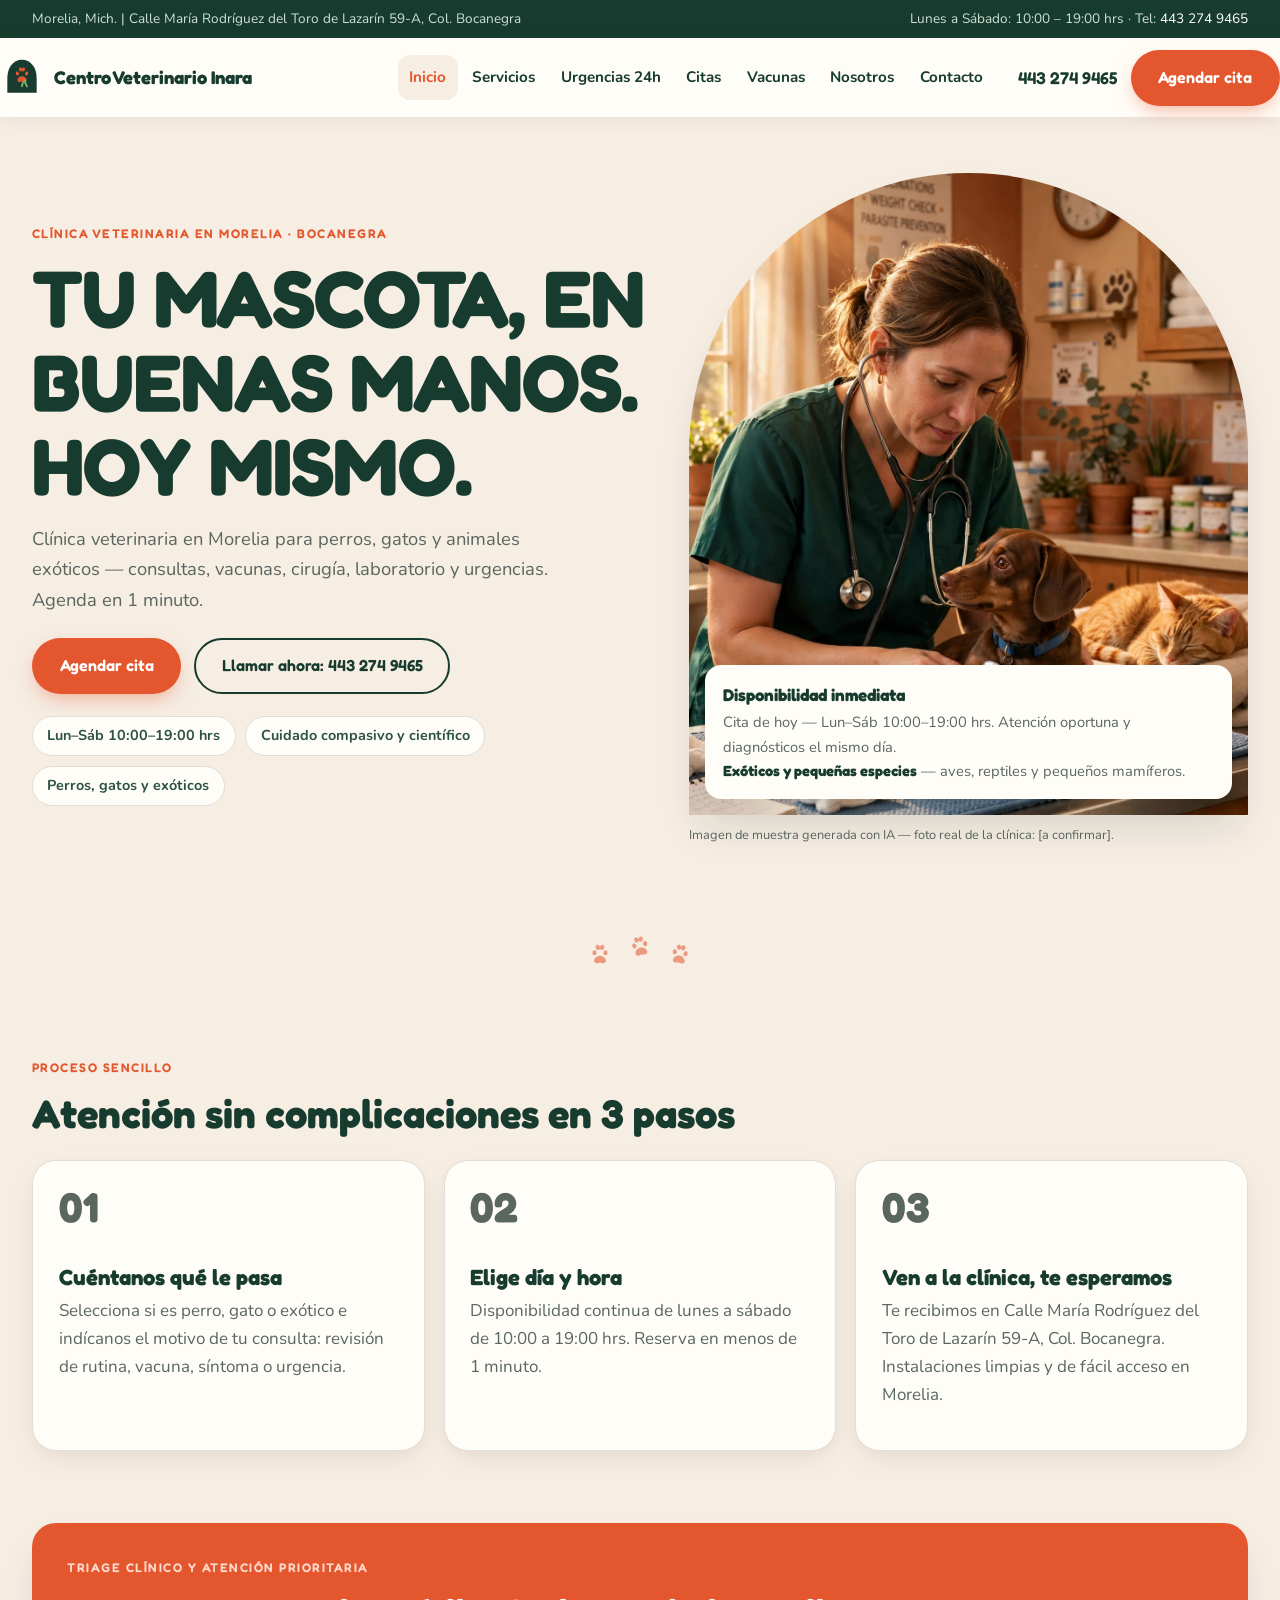
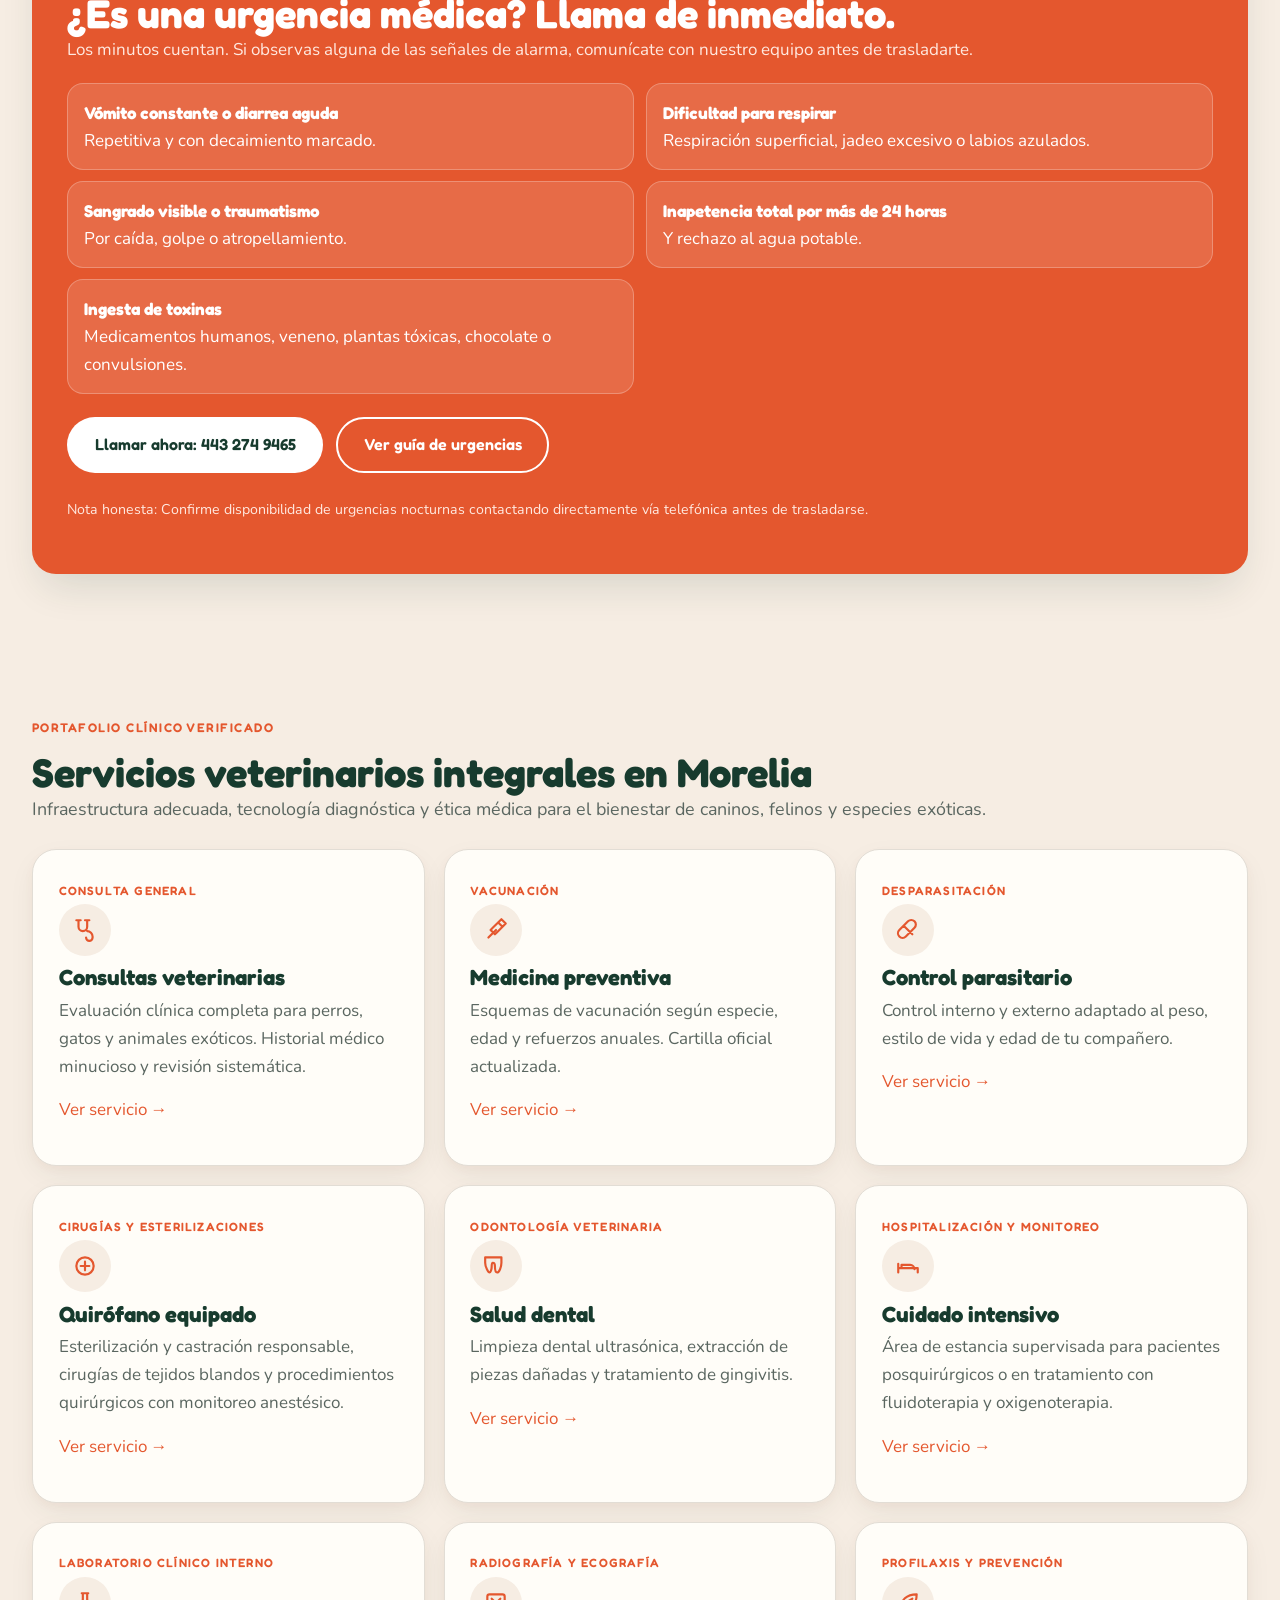
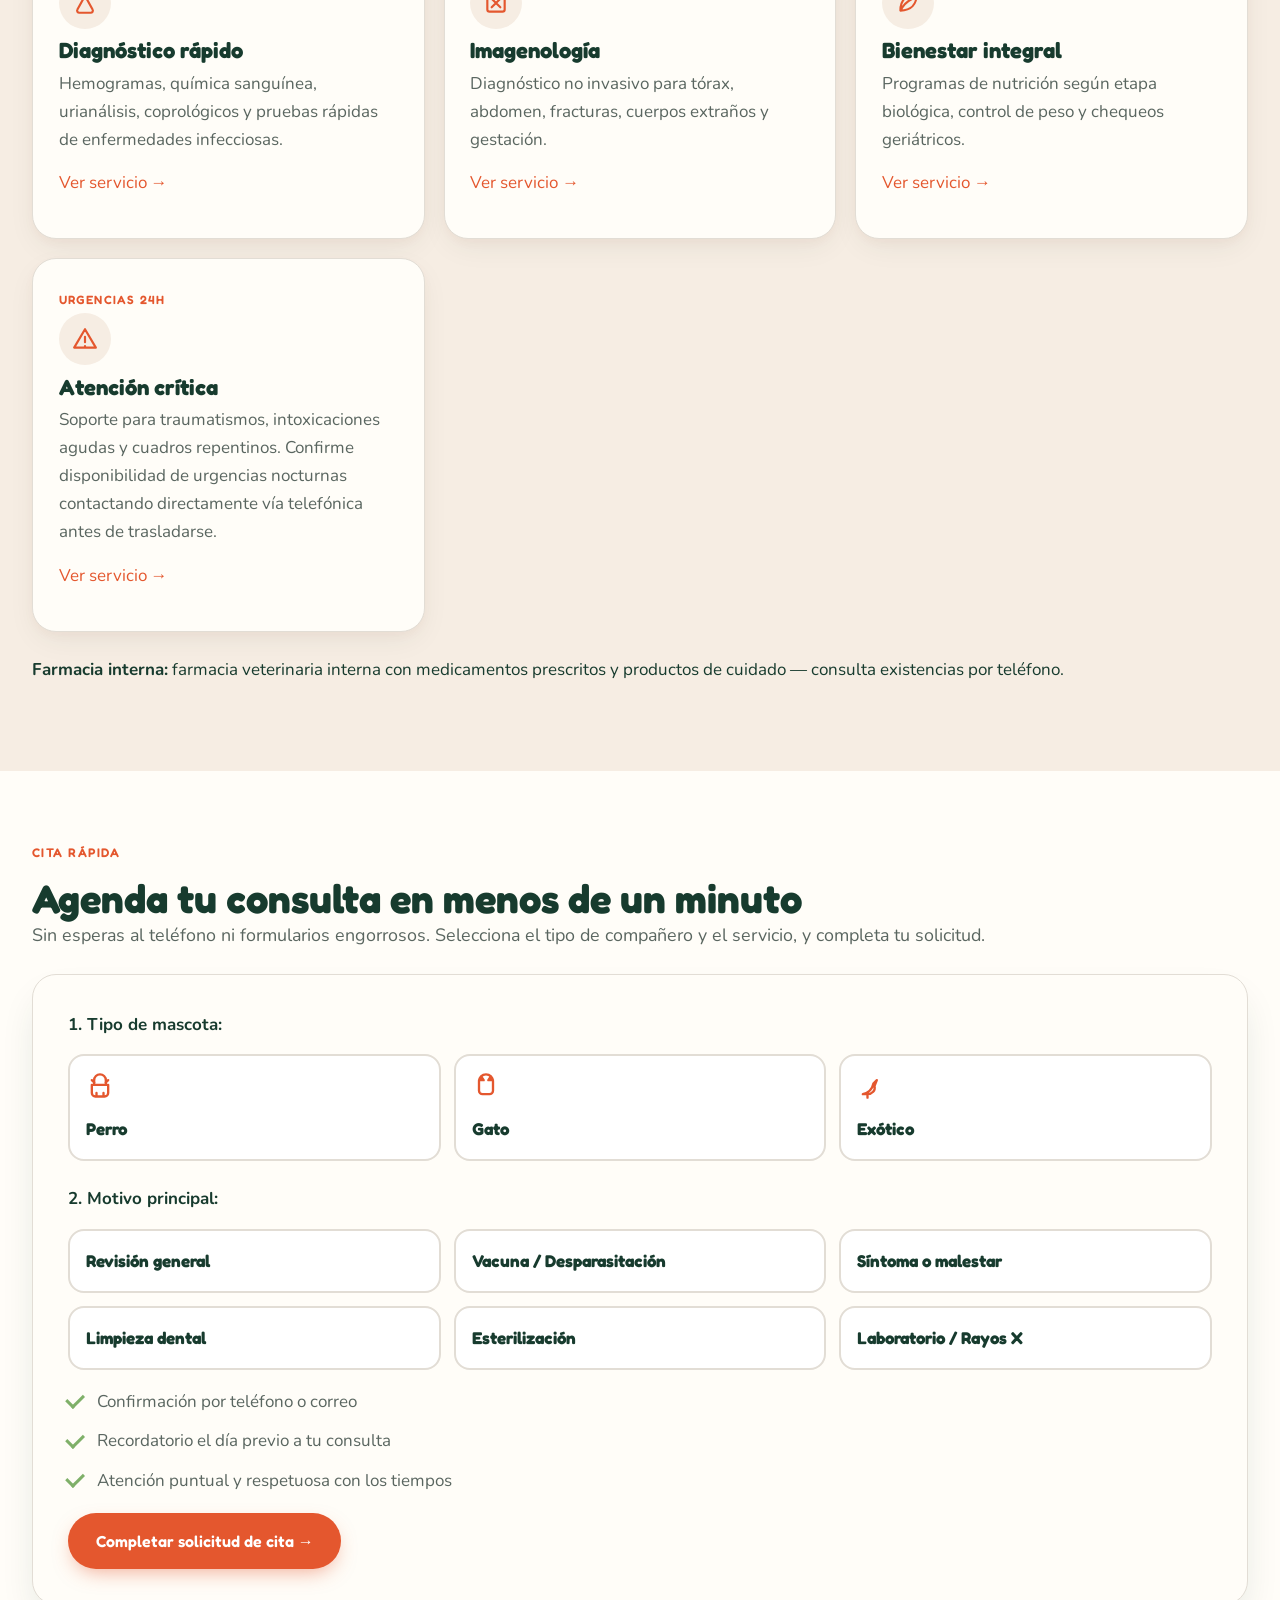
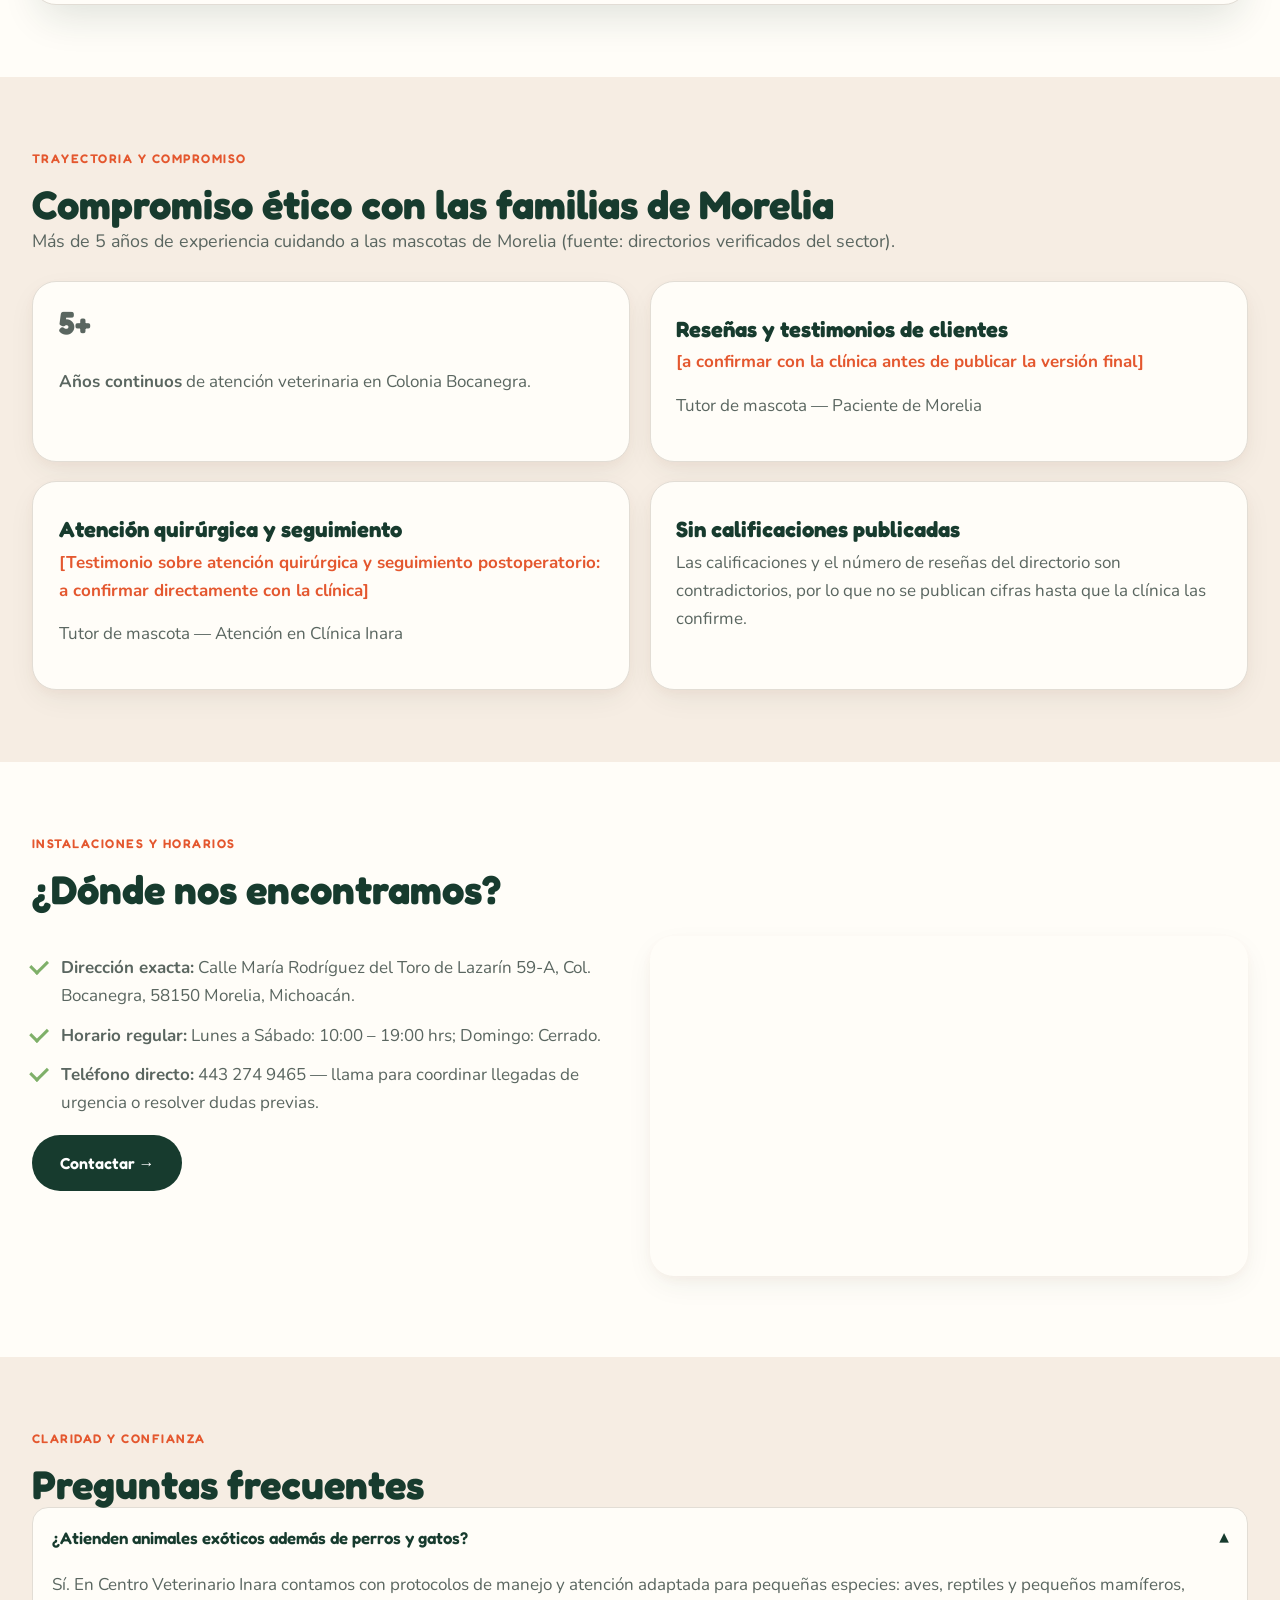
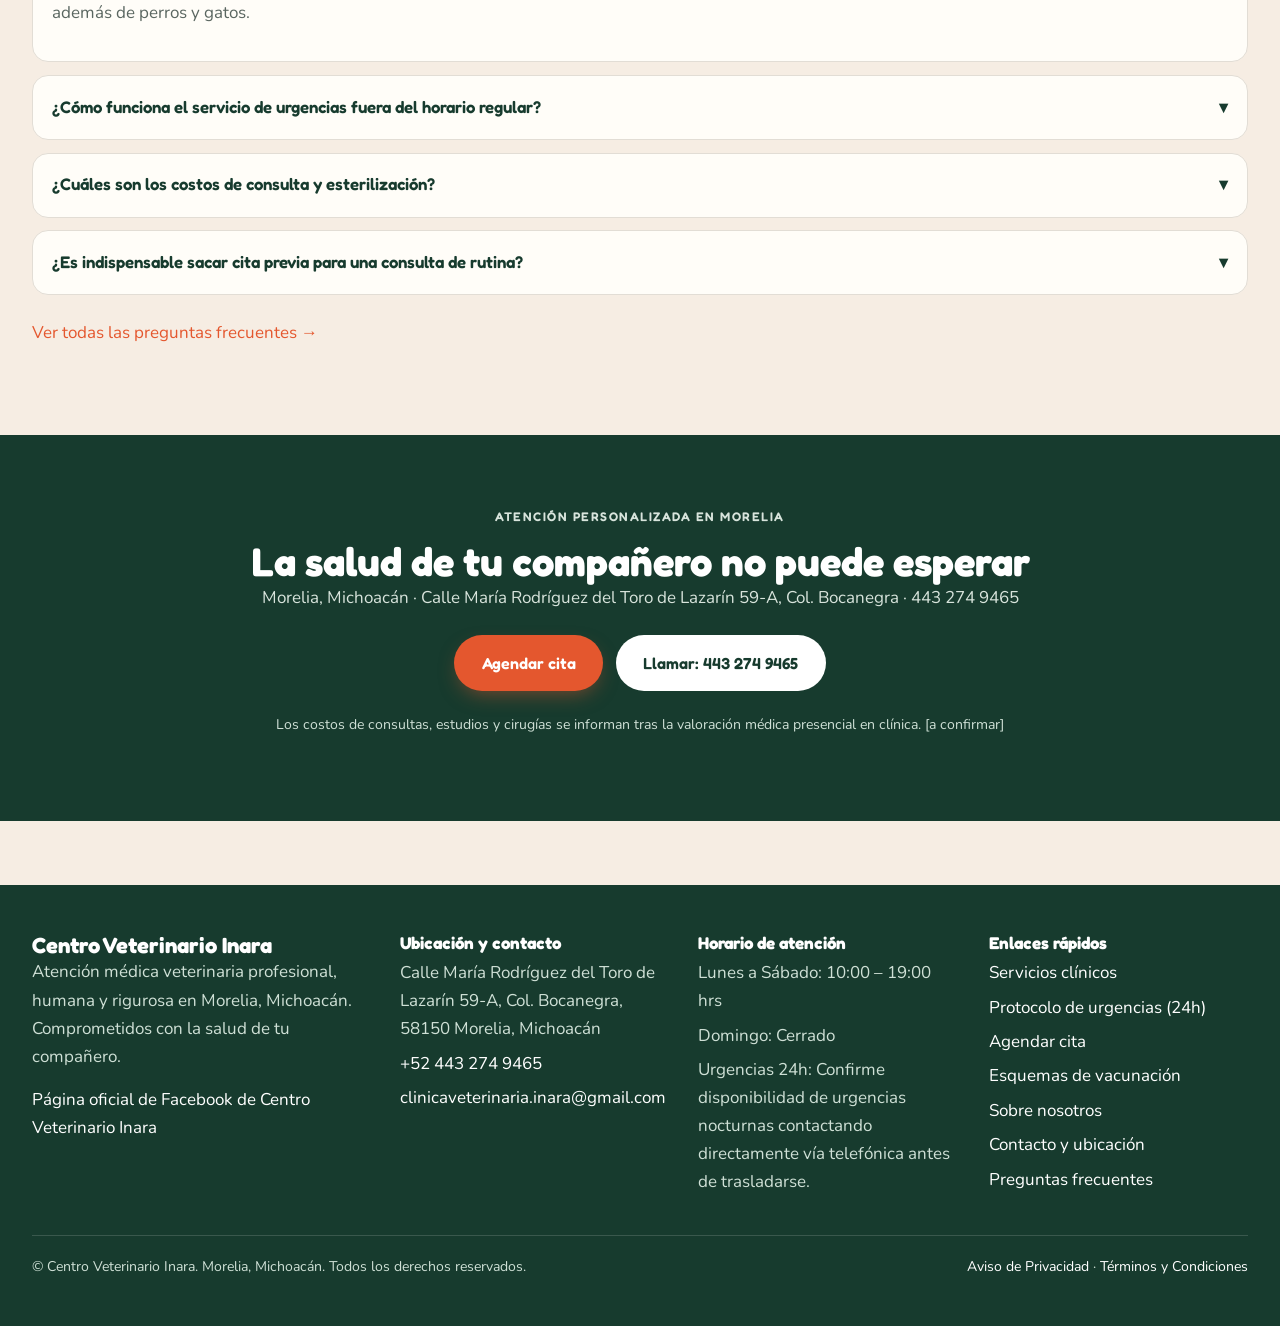
<file: index.html>
<!DOCTYPE html>
<html lang="es-MX">
<head>
<meta charset="utf-8">
<meta name="viewport" content="width=device-width, initial-scale=1">
<title>Inicio | Centro Veterinario Inara</title>
<meta name="description" content="Clínica veterinaria en Morelia para perros, gatos y animales exóticos — consultas, vacunas, cirugía, laboratorio y urgencias 24h.">
<link rel="preconnect" href="https://fonts.googleapis.com">
<link rel="preconnect" href="https://fonts.gstatic.com" crossorigin>
<link href="https://fonts.googleapis.com/css2?family=Fredoka:wght@500;600;700&family=Nunito:wght@400;600;700&display=swap" rel="stylesheet">
<link rel="stylesheet" href="assets/css/style.css">

</head>
<body>
<a href="#contenido" style="position:absolute;left:-9999px">Saltar al contenido</a>
<div class="topbar"><div class="container"><span>Morelia, Mich. | Calle María Rodríguez del Toro de Lazarín 59-A, Col. Bocanegra</span><span>Lunes a Sábado: 10:00 – 19:00 hrs · Tel: <a href="tel:+524432749465">443 274 9465</a></span></div></div>
<header class="site-header"><div class="container header-in">
<a class="logo" href="index.html"><svg width="44" height="44" viewBox="0 0 48 48" aria-hidden="true"><path d="M24 4C14 4 8 13 8 24v16h32V24C40 13 34 4 24 4z" fill="#173B2E"/><path d="M24 22c-2.4 0-5 2.2-5 4.2 0 1.4 1 2.2 2.4 2.2.9 0 1.7-.5 2.6-.5s1.7.5 2.6.5c1.4 0 2.4-.8 2.4-2.2 0-2-2.6-4.2-5-4.2zM18.5 17c-1 .3-1.5 1.6-1.2 2.7.2 1.1 1.3 1.8 2.2 1.5.9-.3 1.4-1.4 1.2-2.5-.3-1.1-1.2-1.9-2.2-1.7zm11 0c-.9-.2-1.9.6-2.2 1.7-.2 1.1.3 2.2 1.2 2.5.9.3 1.9-.4 2.2-1.5.3-1.1-.2-2.4-1.2-2.7zM21.8 12.5c-1 .4-1.5 1.7-1 2.9.4 1.1 1.5 1.7 2.4 1.4.9-.4 1.4-1.6 1-2.7-.4-1.1-1.4-1.9-2.4-1.6zm4.4 0c-1-.3-2 .5-2.4 1.6-.4 1.1.1 2.3 1 2.7.9.3 2-.3 2.4-1.4.5-1.2 0-2.5-1-2.9z" fill="#E4572E"/><path d="M24 33c0-3 1.5-5 3.5-6-.3 2.5.5 4.5 2 6" stroke="#7FB069" stroke-width="2" fill="none" stroke-linecap="round"/></svg><span>Centro Veterinario Inara</span></a>
<button class="nav-toggle" aria-expanded="false" aria-controls="main-nav" aria-label="Abrir menú">☰</button>
<nav class="main-nav" id="main-nav" aria-label="Navegación principal"><a href="index.html" aria-current="page">Inicio</a><a href="servicios.html">Servicios</a><a href="urgencias-24h.html">Urgencias 24h</a><a href="citas.html">Citas</a><a href="vacunas.html">Vacunas</a><a href="nosotros.html">Nosotros</a><a href="contacto.html">Contacto</a></nav>
<div class="header-cta"><a class="header-phone" href="tel:+524432749465">443 274 9465</a><a class="btn btn-terra pulse" href="citas.html">Agendar cita</a></div>
</div></header>
<main id="contenido">

<section class="hero"><div class="container hero-grid">
<div>
<p class="eyebrow">Clínica veterinaria en Morelia · Bocanegra</p>
<h1>TU MASCOTA, EN BUENAS MANOS. HOY MISMO.</h1>
<p class="sub">Clínica veterinaria en Morelia para perros, gatos y animales exóticos — consultas, vacunas, cirugía, laboratorio y urgencias. Agenda en 1 minuto.</p>
<div class="hero-ctas"><a class="btn btn-terra pulse" href="citas.html">Agendar cita</a><a class="btn btn-outline" href="tel:+524432749465">Llamar ahora: 443 274 9465</a></div>
<ul class="chips"><li>Lun–Sáb 10:00–19:00 hrs</li><li>Cuidado compasivo y científico</li><li>Perros, gatos y exóticos</li></ul>
</div>
<div>
<div class="arch"><img src="assets/img/hero.jpg" alt="Veterinaria revisando con calma a un perro en consultorio cálido" loading="eager">
<div class="float-card"><strong>Disponibilidad inmediata</strong><p>Cita de hoy — Lun–Sáb 10:00–19:00 hrs. Atención oportuna y diagnósticos el mismo día.</p><p><strong>Exóticos y pequeñas especies</strong> — aves, reptiles y pequeños mamíferos.</p></div></div>
<p class="ai-note">Imagen de muestra generada con IA — foto real de la clínica: [a confirmar].</p>
</div>
</div></section>
<div class="paw-divider" aria-hidden="true"><svg viewBox="0 0 24 24" aria-hidden="true"><path d="M12 13.5c-2.6 0-5.5 2.4-5.5 4.6 0 1.5 1.1 2.4 2.6 2.4 1 0 1.8-.5 2.9-.5s1.9.5 2.9.5c1.5 0 2.6-.9 2.6-2.4 0-2.2-2.9-4.6-5.5-4.6zM6.5 8.5c-1.1.3-1.7 1.7-1.4 3 .3 1.2 1.4 1.9 2.4 1.6 1-.3 1.6-1.5 1.3-2.7-.3-1.3-1.3-2.1-2.3-1.9zm11 0c-1-.2-2 .6-2.3 1.9-.3 1.2.3 2.4 1.3 2.7 1 .3 2.1-.4 2.4-1.6.3-1.3-.3-2.7-1.4-3zM9.3 3.5c-1.1.4-1.6 1.9-1.1 3.2.4 1.2 1.6 1.9 2.6 1.5 1-.4 1.5-1.7 1.1-2.9-.4-1.3-1.5-2.1-2.6-1.8zm5.4 0c-1.1-.3-2.2.5-2.6 1.8-.4 1.2.1 2.5 1.1 2.9 1 .4 2.2-.3 2.6-1.5.5-1.3 0-2.8-1.1-3.2z"/></svg><svg viewBox="0 0 24 24" aria-hidden="true"><path d="M12 13.5c-2.6 0-5.5 2.4-5.5 4.6 0 1.5 1.1 2.4 2.6 2.4 1 0 1.8-.5 2.9-.5s1.9.5 2.9.5c1.5 0 2.6-.9 2.6-2.4 0-2.2-2.9-4.6-5.5-4.6zM6.5 8.5c-1.1.3-1.7 1.7-1.4 3 .3 1.2 1.4 1.9 2.4 1.6 1-.3 1.6-1.5 1.3-2.7-.3-1.3-1.3-2.1-2.3-1.9zm11 0c-1-.2-2 .6-2.3 1.9-.3 1.2.3 2.4 1.3 2.7 1 .3 2.1-.4 2.4-1.6.3-1.3-.3-2.7-1.4-3zM9.3 3.5c-1.1.4-1.6 1.9-1.1 3.2.4 1.2 1.6 1.9 2.6 1.5 1-.4 1.5-1.7 1.1-2.9-.4-1.3-1.5-2.1-2.6-1.8zm5.4 0c-1.1-.3-2.2.5-2.6 1.8-.4 1.2.1 2.5 1.1 2.9 1 .4 2.2-.3 2.6-1.5.5-1.3 0-2.8-1.1-3.2z"/></svg><svg viewBox="0 0 24 24" aria-hidden="true"><path d="M12 13.5c-2.6 0-5.5 2.4-5.5 4.6 0 1.5 1.1 2.4 2.6 2.4 1 0 1.8-.5 2.9-.5s1.9.5 2.9.5c1.5 0 2.6-.9 2.6-2.4 0-2.2-2.9-4.6-5.5-4.6zM6.5 8.5c-1.1.3-1.7 1.7-1.4 3 .3 1.2 1.4 1.9 2.4 1.6 1-.3 1.6-1.5 1.3-2.7-.3-1.3-1.3-2.1-2.3-1.9zm11 0c-1-.2-2 .6-2.3 1.9-.3 1.2.3 2.4 1.3 2.7 1 .3 2.1-.4 2.4-1.6.3-1.3-.3-2.7-1.4-3zM9.3 3.5c-1.1.4-1.6 1.9-1.1 3.2.4 1.2 1.6 1.9 2.6 1.5 1-.4 1.5-1.7 1.1-2.9-.4-1.3-1.5-2.1-2.6-1.8zm5.4 0c-1.1-.3-2.2.5-2.6 1.8-.4 1.2.1 2.5 1.1 2.9 1 .4 2.2-.3 2.6-1.5.5-1.3 0-2.8-1.1-3.2z"/></svg></div>
<section class="section"><div class="container">
<p class="eyebrow">Proceso sencillo</p><h2>Atención sin complicaciones en 3 pasos</h2>
<div class="grid grid-3 mt">
<article class="card"><p class="step-num">01</p><h3>Cuéntanos qué le pasa</h3><p>Selecciona si es perro, gato o exótico e indícanos el motivo de tu consulta: revisión de rutina, vacuna, síntoma o urgencia.</p></article>
<article class="card"><p class="step-num">02</p><h3>Elige día y hora</h3><p>Disponibilidad continua de lunes a sábado de 10:00 a 19:00 hrs. Reserva en menos de 1 minuto.</p></article>
<article class="card"><p class="step-num">03</p><h3>Ven a la clínica, te esperamos</h3><p>Te recibimos en Calle María Rodríguez del Toro de Lazarín 59-A, Col. Bocanegra. Instalaciones limpias y de fácil acceso en Morelia.</p></article>
</div></div></section>
<section class="section" style="padding-top:0"><div class="container">
<div class="urgency-band">
<p class="eyebrow" style="color:#FFD9CC">Triage clínico y atención prioritaria</p>
<h2>¿Es una urgencia médica? Llama de inmediato.</h2>
<p>Los minutos cuentan. Si observas alguna de las señales de alarma, comunícate con nuestro equipo antes de trasladarte.</p>
<ul class="alarm-list">
<li><strong>Vómito constante o diarrea aguda</strong>Repetitiva y con decaimiento marcado.</li>
<li><strong>Dificultad para respirar</strong>Respiración superficial, jadeo excesivo o labios azulados.</li>
<li><strong>Sangrado visible o traumatismo</strong>Por caída, golpe o atropellamiento.</li>
<li><strong>Inapetencia total por más de 24 horas</strong>Y rechazo al agua potable.</li>
<li><strong>Ingesta de toxinas</strong>Medicamentos humanos, veneno, plantas tóxicas, chocolate o convulsiones.</li>
</ul>
<div class="hero-ctas"><a class="btn btn-white" href="tel:+524432749465">Llamar ahora: 443 274 9465</a><a class="btn btn-outline" style="border-color:#fff;color:#fff" href="urgencias-24h.html">Ver guía de urgencias</a></div>
<p><small>Nota honesta: Confirme disponibilidad de urgencias nocturnas contactando directamente vía telefónica antes de trasladarse.</small></p>
</div></div></section>
<section class="section"><div class="container">
<p class="eyebrow">Portafolio clínico verificado</p><h2>Servicios veterinarios integrales en Morelia</h2><p class="lead">Infraestructura adecuada, tecnología diagnóstica y ética médica para el bienestar de caninos, felinos y especies exóticas.</p>
<div class="grid grid-3 mt">
<article class="card"><span class="tag">Consulta general</span><span class="icon-dot"><svg viewBox="0 0 24 24" aria-hidden="true"><path d="M6 3v6a4 4 0 0 0 8 0V3M4 3h4M12 3h4M14 13a5 5 0 0 1 5 5v1a3 3 0 0 1-6 0"/></svg></span><h3>Consultas veterinarias</h3><p>Evaluación clínica completa para perros, gatos y animales exóticos. Historial médico minucioso y revisión sistemática.</p><p><a href="servicios.html#consulta">Ver servicio →</a></p></article><article class="card"><span class="tag">Vacunación</span><span class="icon-dot"><svg viewBox="0 0 24 24" aria-hidden="true"><path d="M5 19l7-7M7 12l2-2 8-8 4 4-8 8-2 2zM14 5l4 4"/></svg></span><h3>Medicina preventiva</h3><p>Esquemas de vacunación según especie, edad y refuerzos anuales. Cartilla oficial actualizada.</p><p><a href="vacunas.html">Ver servicio →</a></p></article><article class="card"><span class="tag">Desparasitación</span><span class="icon-dot"><svg viewBox="0 0 24 24" aria-hidden="true"><path d="M4 12l8-8a4 4 0 0 1 6 6l-8 8a4 4 0 0 1-6-6zM8 8l8 8"/></svg></span><h3>Control parasitario</h3><p>Control interno y externo adaptado al peso, estilo de vida y edad de tu compañero.</p><p><a href="vacunas.html#desparasitacion">Ver servicio →</a></p></article><article class="card"><span class="tag">Cirugías y esterilizaciones</span><span class="icon-dot"><svg viewBox="0 0 24 24" aria-hidden="true"><circle cx="12" cy="12" r="8"/><path d="M12 8v8M8 12h8"/></svg></span><h3>Quirófano equipado</h3><p>Esterilización y castración responsable, cirugías de tejidos blandos y procedimientos quirúrgicos con monitoreo anestésico.</p><p><a href="servicios.html#cirugia">Ver servicio →</a></p></article><article class="card"><span class="tag">Odontología veterinaria</span><span class="icon-dot"><svg viewBox="0 0 24 24" aria-hidden="true"><path d="M7 4h10v5c0 4-2 9-4 9s-2-4-2-6-1-3-2-3-1 2-1 4-1 5-2 5-4-5-4-9V4z"/></svg></span><h3>Salud dental</h3><p>Limpieza dental ultrasónica, extracción de piezas dañadas y tratamiento de gingivitis.</p><p><a href="servicios.html#odontologia">Ver servicio →</a></p></article><article class="card"><span class="tag">Hospitalización y monitoreo</span><span class="icon-dot"><svg viewBox="0 0 24 24" aria-hidden="true"><path d="M3 18v-8M3 14h18v4M6 14v-3h8a4 4 0 0 1 4 4"/></svg></span><h3>Cuidado intensivo</h3><p>Área de estancia supervisada para pacientes posquirúrgicos o en tratamiento con fluidoterapia y oxigenoterapia.</p><p><a href="servicios.html#hospitalizacion">Ver servicio →</a></p></article><article class="card"><span class="tag">Laboratorio clínico interno</span><span class="icon-dot"><svg viewBox="0 0 24 24" aria-hidden="true"><path d="M9 3h6M10 3v6l-5 9a2 2 0 0 0 2 3h10a2 2 0 0 0 2-3l-5-9V3"/></svg></span><h3>Diagnóstico rápido</h3><p>Hemogramas, química sanguínea, urianálisis, coprológicos y pruebas rápidas de enfermedades infecciosas.</p><p><a href="servicios.html#laboratorio">Ver servicio →</a></p></article><article class="card"><span class="tag">Radiografía y ecografía</span><span class="icon-dot"><svg viewBox="0 0 24 24" aria-hidden="true"><rect x="4" y="4" width="16" height="16" rx="2"/><path d="M8 8l8 8M16 8l-8 8"/></svg></span><h3>Imagenología</h3><p>Diagnóstico no invasivo para tórax, abdomen, fracturas, cuerpos extraños y gestación.</p><p><a href="servicios.html#imagen">Ver servicio →</a></p></article><article class="card"><span class="tag">Profilaxis y prevención</span><span class="icon-dot"><svg viewBox="0 0 24 24" aria-hidden="true"><path d="M5 19C5 9 11 4 20 4c0 9-5 15-15 15zM5 19c3-6 7-9 11-11"/></svg></span><h3>Bienestar integral</h3><p>Programas de nutrición según etapa biológica, control de peso y chequeos geriátricos.</p><p><a href="servicios.html#profilaxis">Ver servicio →</a></p></article><article class="card"><span class="tag">Urgencias 24h</span><span class="icon-dot"><svg viewBox="0 0 24 24" aria-hidden="true"><path d="M12 3L2 20h20L12 3zM12 10v5M12 18.5v.5"/></svg></span><h3>Atención crítica</h3><p>Soporte para traumatismos, intoxicaciones agudas y cuadros repentinos. Confirme disponibilidad de urgencias nocturnas contactando directamente vía telefónica antes de trasladarse.</p><p><a href="urgencias-24h.html">Ver servicio →</a></p></article>
</div>
<p class="mt"><strong>Farmacia interna:</strong> farmacia veterinaria interna con medicamentos prescritos y productos de cuidado — consulta existencias por teléfono.</p>
</div></section>
<section class="section" style="background:var(--card)"><div class="container">
<p class="eyebrow">Cita rápida</p><h2>Agenda tu consulta en menos de un minuto</h2>
<p class="lead">Sin esperas al teléfono ni formularios engorrosos. Selecciona el tipo de compañero y el servicio, y completa tu solicitud.</p>
<div id="quick-booker" class="booker mt">
<div data-group="species"><p><strong>1. Tipo de mascota:</strong></p><div class="opt-grid">
<button type="button" class="opt" data-value="Perro" aria-pressed="false"><span class="ico"><svg viewBox="0 0 24 24" aria-hidden="true"><path d="M7 11V7a5 5 0 0 1 10 0v4M5 11h14v7a3 3 0 0 1-3 3H8a3 3 0 0 1-3-3v-7zM9 21v-3M15 21v-3"/><path d="M7 9l-2-2M17 9l2-2"/></svg></span><strong>Perro</strong></button>
<button type="button" class="opt" data-value="Gato" aria-pressed="false"><span class="ico"><svg viewBox="0 0 24 24" aria-hidden="true"><path d="M8 4l-2 3h4l-2-3zM16 4l-2 3h4l-2-3zM6 8a6 6 0 0 1 12 0v8a3 3 0 0 1-3 3H9a3 3 0 0 1-3-3V8z"/></svg></span><strong>Gato</strong></button>
<button type="button" class="opt" data-value="Animal exótico" aria-pressed="false"><span class="ico"><svg viewBox="0 0 24 24" aria-hidden="true"><path d="M5 19c4-1 8-4 9-9l3-3-2 5c1 4-2 7-6 7H5zM9 19v3"/></svg></span><strong>Exótico</strong></button>
</div></div>
<div data-group="motive" class="mt"><p><strong>2. Motivo principal:</strong></p><div class="opt-grid">
<button type="button" class="opt" data-value="Consulta general" aria-pressed="false"><strong>Revisión general</strong></button>
<button type="button" class="opt" data-value="Vacunación" aria-pressed="false"><strong>Vacuna / Desparasitación</strong></button>
<button type="button" class="opt" data-value="Consulta general" aria-pressed="false"><strong>Síntoma o malestar</strong></button>
<button type="button" class="opt" data-value="Odontología" aria-pressed="false"><strong>Limpieza dental</strong></button>
<button type="button" class="opt" data-value="Cirugía o esterilización" aria-pressed="false"><strong>Esterilización</strong></button>
<button type="button" class="opt" data-value="Consulta general" aria-pressed="false"><strong>Laboratorio / Rayos X</strong></button>
</div></div>
<ul class="check-list"><li>Confirmación por teléfono o correo</li><li>Recordatorio el día previo a tu consulta</li><li>Atención puntual y respetuosa con los tiempos</li></ul>
<a class="btn btn-terra" href="citas.html">Completar solicitud de cita →</a>
</div></div></section>
<section class="section"><div class="container">
<p class="eyebrow">Trayectoria y compromiso</p><h2>Compromiso ético con las familias de Morelia</h2>
<p class="lead">Más de 5 años de experiencia cuidando a las mascotas de Morelia (fuente: directorios verificados del sector).</p>
<div class="grid grid-2 mt">
<div class="card"><p class="num">5+</p><p><strong>Años continuos</strong> de atención veterinaria en Colonia Bocanegra.</p></div>
<div class="card"><h3>Reseñas y testimonios de clientes</h3><p><span class="placeholder">[a confirmar con la clínica antes de publicar la versión final]</span></p><p>Tutor de mascota — Paciente de Morelia</p></div>
<div class="card"><h3>Atención quirúrgica y seguimiento</h3><p><span class="placeholder">[Testimonio sobre atención quirúrgica y seguimiento postoperatorio: a confirmar directamente con la clínica]</span></p><p>Tutor de mascota — Atención en Clínica Inara</p></div>
<div class="card"><h3>Sin calificaciones publicadas</h3><p>Las calificaciones y el número de reseñas del directorio son contradictorios, por lo que no se publican cifras hasta que la clínica las confirme.</p></div>
</div></div></section>
<section class="section" style="background:var(--card)"><div class="container">
<p class="eyebrow">Instalaciones y horarios</p><h2>¿Dónde nos encontramos?</h2>
<div class="grid grid-2 mt">
<div>
<ul class="check-list">
<li><strong>Dirección exacta:</strong> Calle María Rodríguez del Toro de Lazarín 59-A, Col. Bocanegra, 58150 Morelia, Michoacán.</li>
<li><strong>Horario regular:</strong> Lunes a Sábado: 10:00 – 19:00 hrs; Domingo: Cerrado.</li>
<li><strong>Teléfono directo:</strong> 443 274 9465 — llama para coordinar llegadas de urgencia o resolver dudas previas.</li>
</ul>
<a class="btn btn-pine" href="contacto.html">Contactar →</a>
</div>
<div><iframe class="map-frame" title="Mapa — Centro Veterinario Inara, Morelia" src="https://www.google.com/maps?q=Calle+Mar%C3%ADa+Rodr%C3%ADguez+del+Toro+de+Lazar%C3%ADn+59-A,+Morelia,+Michoac%C3%A1n&output=embed" loading="lazy" referrerpolicy="no-referrer-when-downgrade" allowfullscreen></iframe></div>
</div></div></section>
<section class="section"><div class="container">
<p class="eyebrow">Claridad y confianza</p><h2>Preguntas frecuentes</h2>
<div class="faq-item open"><button class="faq-q" type="button" aria-expanded="true">¿Atienden animales exóticos además de perros y gatos?<span class="chev">▾</span></button><div class="faq-a"><p>Sí. En Centro Veterinario Inara contamos con protocolos de manejo y atención adaptada para pequeñas especies: aves, reptiles y pequeños mamíferos, además de perros y gatos.</p></div></div>
<div class="faq-item"><button class="faq-q" type="button" aria-expanded="false">¿Cómo funciona el servicio de urgencias fuera del horario regular?<span class="chev">▾</span></button><div class="faq-a"><p>Nuestro horario regular de clínica es de lunes a sábado de 10:00 a 19:00 hrs. Para situaciones de urgencia, Confirme disponibilidad de urgencias nocturnas contactando directamente vía telefónica antes de trasladarse. Llama al 443 274 9465 antes de trasladarte para que el equipo médico esté listo para recibirte.</p></div></div>
<div class="faq-item"><button class="faq-q" type="button" aria-expanded="false">¿Cuáles son los costos de consulta y esterilización?<span class="chev">▾</span></button><div class="faq-a"><p>Los costos de consulta general, cuadro de vacunas y procedimientos quirúrgicos se informan tras la valoración médica presencial en clínica. [a confirmar] Llama al 443 274 9465 para cotizar vía telefónica.</p></div></div>
<div class="faq-item"><button class="faq-q" type="button" aria-expanded="false">¿Es indispensable sacar cita previa para una consulta de rutina?<span class="chev">▾</span></button><div class="faq-a"><p>Recomendamos ampliamente agendar cita para evitar tiempos de espera y garantizar el tiempo que tu mascota necesita. También puedes llamar al 443 274 9465 para coordinar tu visita.</p></div></div>
<p class="mt"><a href="preguntas.html">Ver todas las preguntas frecuentes →</a></p>
</div></section>
<section class="section dark"><div class="container center"><p class="eyebrow">Atención personalizada en Morelia</p><h2>La salud de tu compañero no puede esperar</h2><p>Morelia, Michoacán · Calle María Rodríguez del Toro de Lazarín 59-A, Col. Bocanegra · 443 274 9465</p><div class="hero-ctas" style="justify-content:center"><a class="btn btn-terra" href="citas.html">Agendar cita</a><a class="btn btn-white" href="tel:+524432749465">Llamar: 443 274 9465</a></div><p class="hint" style="color:#CFE0D6">Los costos de consultas, estudios y cirugías se informan tras la valoración médica presencial en clínica. [a confirmar]</p></div></section>

</main>
<footer class="site-footer"><div class="container">
<div class="footer-grid">
<div><h3>Centro Veterinario Inara</h3><p>Atención médica veterinaria profesional, humana y rigurosa en Morelia, Michoacán. Comprometidos con la salud de tu compañero.</p><p><a href="https://www.facebook.com/inaraveterinaria/" target="_blank" rel="noopener">Página oficial de Facebook de Centro Veterinario Inara</a></p></div>
<div><h4>Ubicación y contacto</h4><ul><li>Calle María Rodríguez del Toro de Lazarín 59-A, Col. Bocanegra, 58150 Morelia, Michoacán</li><li><a href="tel:+524432749465">+52 443 274 9465</a></li><li><a href="mailto:clinicaveterinaria.inara@gmail.com">clinicaveterinaria.inara@gmail.com</a></li></ul></div>
<div><h4>Horario de atención</h4><ul><li>Lunes a Sábado: 10:00 – 19:00 hrs</li><li>Domingo: Cerrado</li><li>Urgencias 24h: Confirme disponibilidad de urgencias nocturnas contactando directamente vía telefónica antes de trasladarse.</li></ul></div>
<div><h4>Enlaces rápidos</h4><ul><li><a href="servicios.html">Servicios clínicos</a></li><li><a href="urgencias-24h.html">Protocolo de urgencias (24h)</a></li><li><a href="citas.html">Agendar cita</a></li><li><a href="vacunas.html">Esquemas de vacunación</a></li><li><a href="nosotros.html">Sobre nosotros</a></li><li><a href="contacto.html">Contacto y ubicación</a></li><li><a href="preguntas.html">Preguntas frecuentes</a></li></ul></div>
</div>
<div class="subfooter"><span>© Centro Veterinario Inara. Morelia, Michoacán. Todos los derechos reservados.</span><span><a href="privacidad.html">Aviso de Privacidad</a> · <a href="terminos.html">Términos y Condiciones</a></span></div>
</div></footer>
<div class="sticky-bar" role="navigation" aria-label="Acciones rápidas"><a href="tel:+524432749465">Llamar</a><a href="citas.html">Agendar</a></div>
<script src="assets/js/main.js"></script>
</body>
</html>
</file>
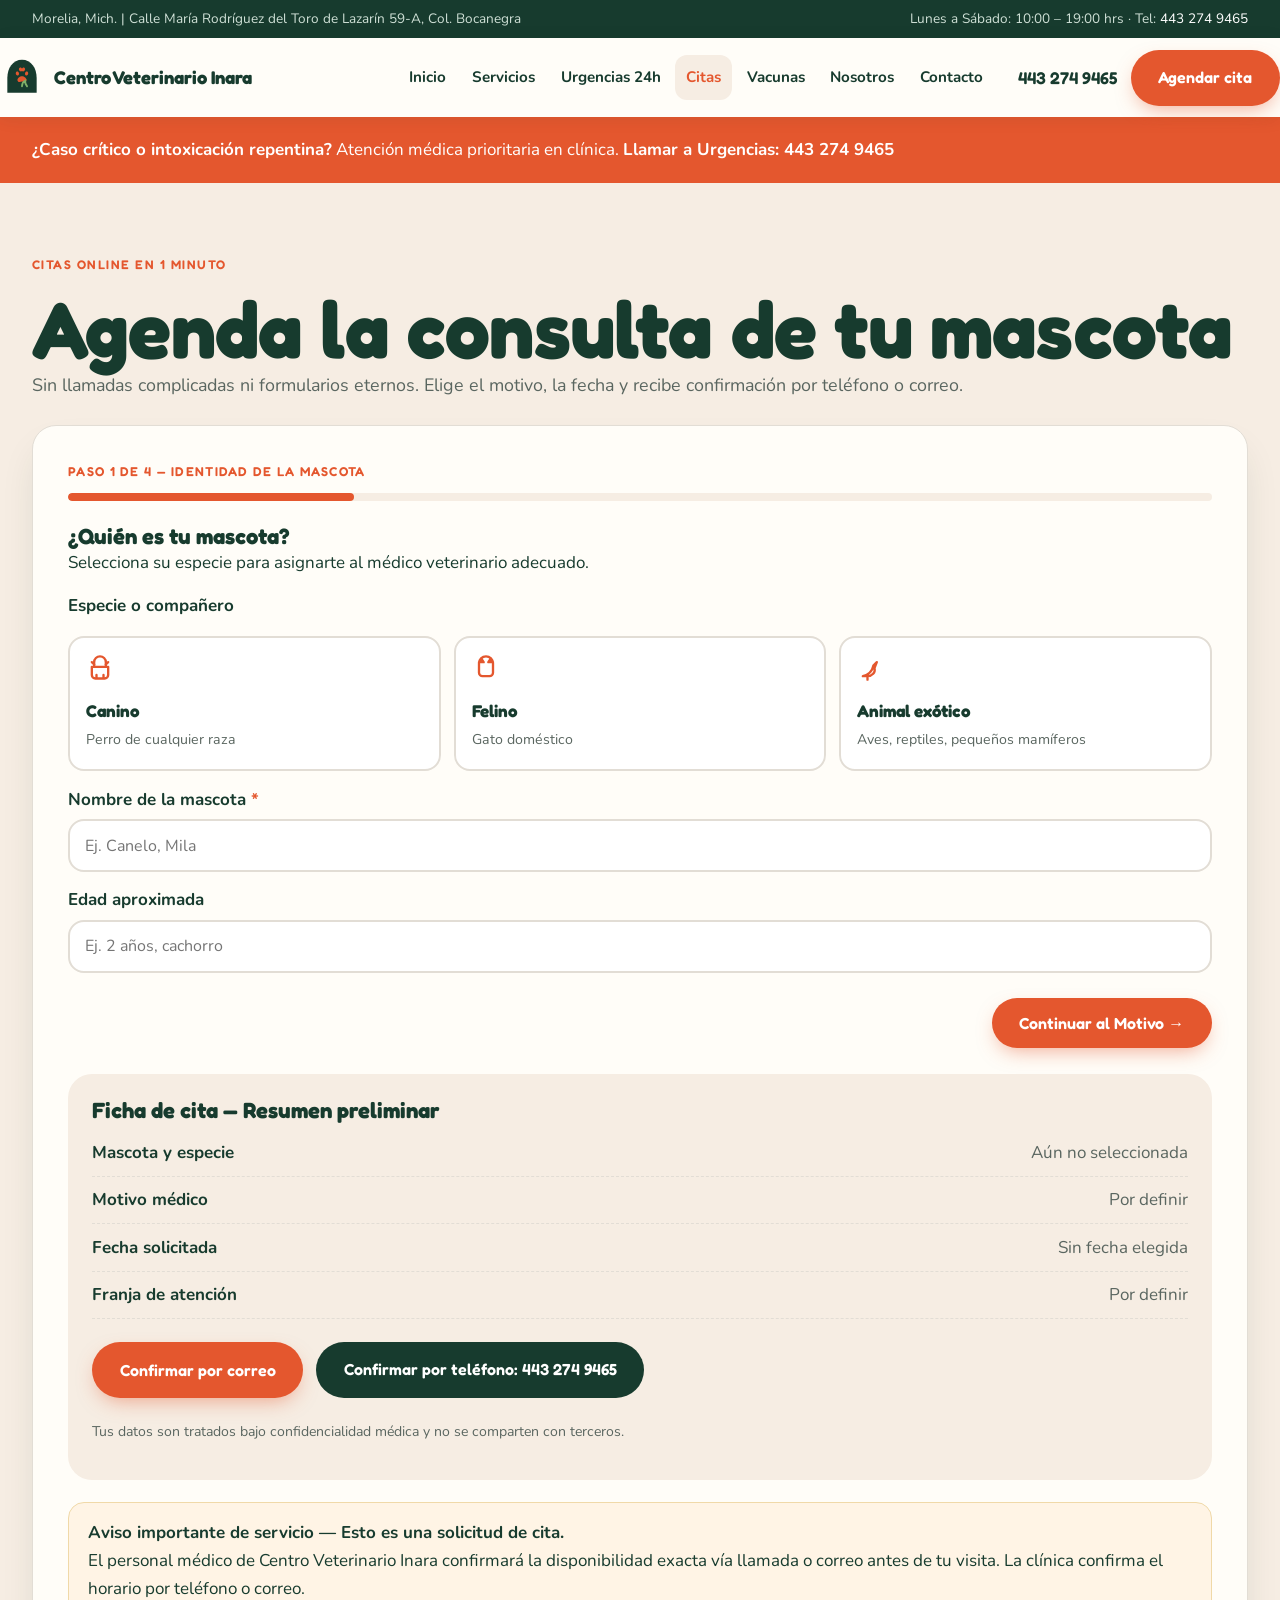
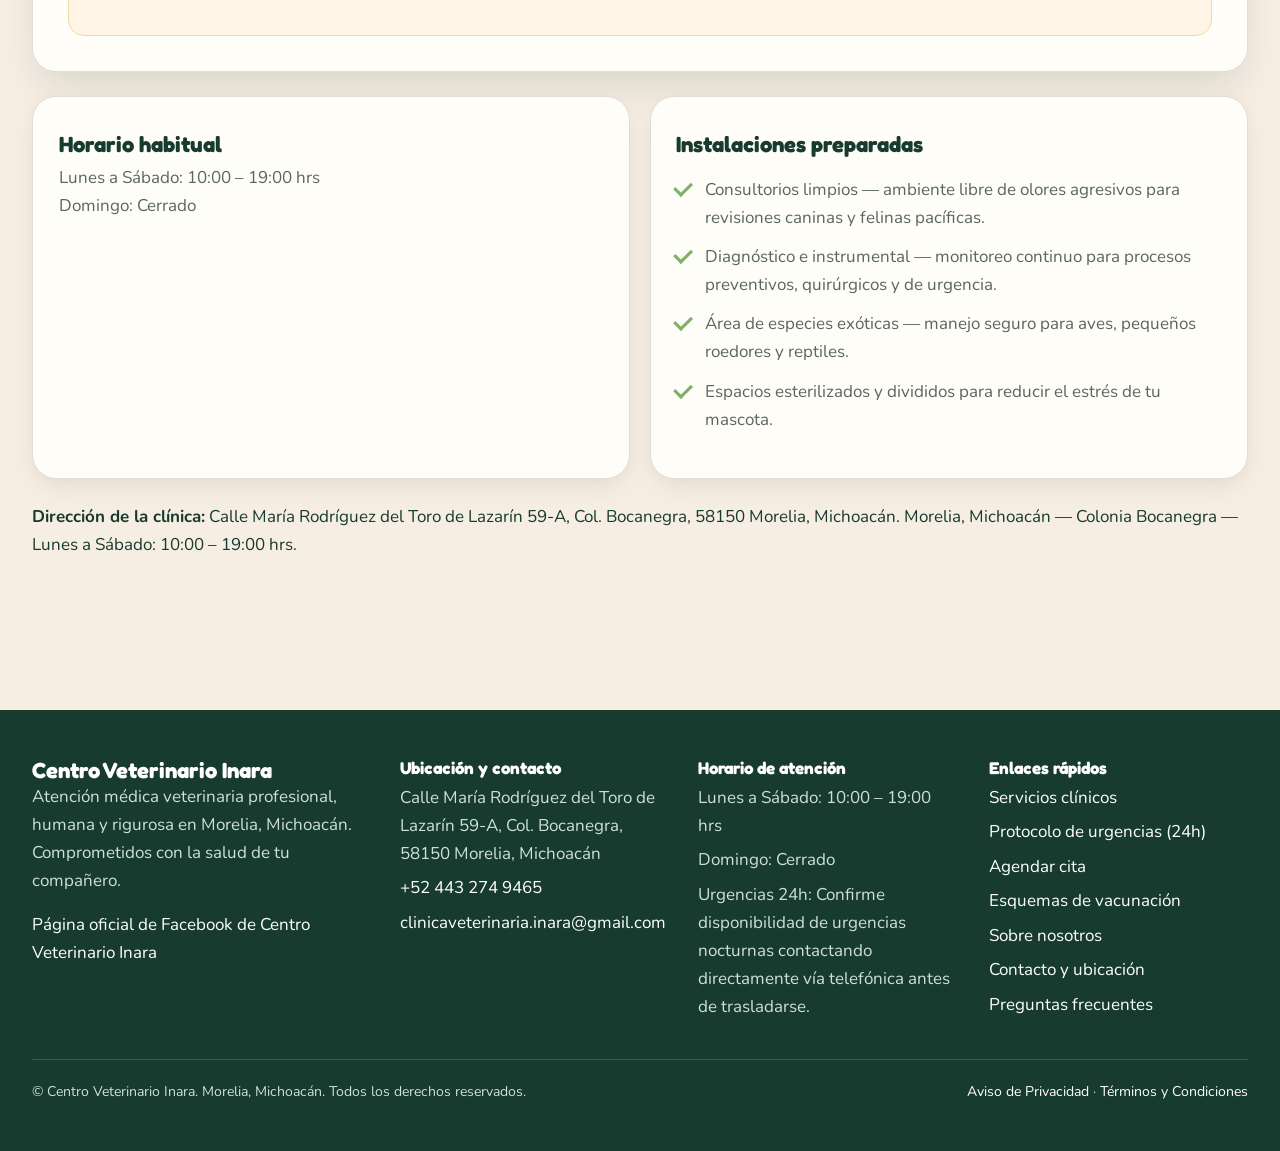
<file: citas.html>
<!DOCTYPE html>
<html lang="es-MX">
<head>
<meta charset="utf-8">
<meta name="viewport" content="width=device-width, initial-scale=1">
<title>Agendar cita | Centro Veterinario Inara</title>
<meta name="description" content="Agenda la consulta de tu mascota en 1 minuto: elige especie, motivo, día y hora. Confirmación por correo o teléfono.">
<link rel="preconnect" href="https://fonts.googleapis.com">
<link rel="preconnect" href="https://fonts.gstatic.com" crossorigin>
<link href="https://fonts.googleapis.com/css2?family=Fredoka:wght@500;600;700&family=Nunito:wght@400;600;700&display=swap" rel="stylesheet">
<link rel="stylesheet" href="assets/css/style.css">

</head>
<body>
<a href="#contenido" style="position:absolute;left:-9999px">Saltar al contenido</a>
<div class="topbar"><div class="container"><span>Morelia, Mich. | Calle María Rodríguez del Toro de Lazarín 59-A, Col. Bocanegra</span><span>Lunes a Sábado: 10:00 – 19:00 hrs · Tel: <a href="tel:+524432749465">443 274 9465</a></span></div></div>
<header class="site-header"><div class="container header-in">
<a class="logo" href="index.html"><svg width="44" height="44" viewBox="0 0 48 48" aria-hidden="true"><path d="M24 4C14 4 8 13 8 24v16h32V24C40 13 34 4 24 4z" fill="#173B2E"/><path d="M24 22c-2.4 0-5 2.2-5 4.2 0 1.4 1 2.2 2.4 2.2.9 0 1.7-.5 2.6-.5s1.7.5 2.6.5c1.4 0 2.4-.8 2.4-2.2 0-2-2.6-4.2-5-4.2zM18.5 17c-1 .3-1.5 1.6-1.2 2.7.2 1.1 1.3 1.8 2.2 1.5.9-.3 1.4-1.4 1.2-2.5-.3-1.1-1.2-1.9-2.2-1.7zm11 0c-.9-.2-1.9.6-2.2 1.7-.2 1.1.3 2.2 1.2 2.5.9.3 1.9-.4 2.2-1.5.3-1.1-.2-2.4-1.2-2.7zM21.8 12.5c-1 .4-1.5 1.7-1 2.9.4 1.1 1.5 1.7 2.4 1.4.9-.4 1.4-1.6 1-2.7-.4-1.1-1.4-1.9-2.4-1.6zm4.4 0c-1-.3-2 .5-2.4 1.6-.4 1.1.1 2.3 1 2.7.9.3 2-.3 2.4-1.4.5-1.2 0-2.5-1-2.9z" fill="#E4572E"/><path d="M24 33c0-3 1.5-5 3.5-6-.3 2.5.5 4.5 2 6" stroke="#7FB069" stroke-width="2" fill="none" stroke-linecap="round"/></svg><span>Centro Veterinario Inara</span></a>
<button class="nav-toggle" aria-expanded="false" aria-controls="main-nav" aria-label="Abrir menú">☰</button>
<nav class="main-nav" id="main-nav" aria-label="Navegación principal"><a href="index.html">Inicio</a><a href="servicios.html">Servicios</a><a href="urgencias-24h.html">Urgencias 24h</a><a href="citas.html" aria-current="page">Citas</a><a href="vacunas.html">Vacunas</a><a href="nosotros.html">Nosotros</a><a href="contacto.html">Contacto</a></nav>
<div class="header-cta"><a class="header-phone" href="tel:+524432749465">443 274 9465</a><a class="btn btn-terra pulse" href="citas.html">Agendar cita</a></div>
</div></header>
<main id="contenido">

<section class="section" style="background:var(--terra);color:#fff;padding:1.2rem 0"><div class="container"><p style="margin:0"><strong>¿Caso crítico o intoxicación repentina?</strong> Atención médica prioritaria en clínica. <a href="tel:+524432749465" style="color:#fff;font-weight:700">Llamar a Urgencias: 443 274 9465</a></p></div></section>
<section class="section"><div class="container">
<p class="eyebrow">Citas online en 1 minuto</p>
<h1>Agenda la consulta de tu mascota</h1>
<p class="lead">Sin llamadas complicadas ni formularios eternos. Elige el motivo, la fecha y recibe confirmación por teléfono o correo.</p>
<div class="booker mt" id="booker">
<p class="progress" id="booker-progress">PASO 1 DE 4 — Identidad de la mascota</p>
<div class="progress-bar"><span id="booker-bar" style="width:25%"></span></div>

<div class="step-panel active" data-step="1">
<h3>¿Quién es tu mascota?</h3><p>Selecciona su especie para asignarte al médico veterinario adecuado.</p>
<p><label>Especie o compañero</label></p>
<div class="opt-grid">
<button type="button" class="opt" data-species-opt="Perro" aria-pressed="false"><span class="ico"><svg viewBox="0 0 24 24" aria-hidden="true"><path d="M7 11V7a5 5 0 0 1 10 0v4M5 11h14v7a3 3 0 0 1-3 3H8a3 3 0 0 1-3-3v-7zM9 21v-3M15 21v-3"/><path d="M7 9l-2-2M17 9l2-2"/></svg></span><strong>Canino</strong><small>Perro de cualquier raza</small></button>
<button type="button" class="opt" data-species-opt="Gato" aria-pressed="false"><span class="ico"><svg viewBox="0 0 24 24" aria-hidden="true"><path d="M8 4l-2 3h4l-2-3zM16 4l-2 3h4l-2-3zM6 8a6 6 0 0 1 12 0v8a3 3 0 0 1-3 3H9a3 3 0 0 1-3-3V8z"/></svg></span><strong>Felino</strong><small>Gato doméstico</small></button>
<button type="button" class="opt" data-species-opt="Animal exótico" aria-pressed="false"><span class="ico"><svg viewBox="0 0 24 24" aria-hidden="true"><path d="M5 19c4-1 8-4 9-9l3-3-2 5c1 4-2 7-6 7H5zM9 19v3"/></svg></span><strong>Animal exótico</strong><small>Aves, reptiles, pequeños mamíferos</small></button>
</div>
<p class="field-error" id="err-species">Selecciona la especie de tu mascota para continuar.</p>
<div class="field"><label for="bk-petname">Nombre de la mascota <span class="req">*</span></label><input id="bk-petname" name="petname" type="text" placeholder="Ej. Canelo, Mila" autocomplete="off"><p class="field-error" id="err-petname">Escribe el nombre de tu mascota.</p></div>
<div class="field"><label for="bk-petage">Edad aproximada</label><input id="bk-petage" name="petage" type="text" placeholder="Ej. 2 años, cachorro" autocomplete="off"></div>
<div class="booker-nav"><span></span><button type="button" class="btn btn-terra" data-goto="2">Continuar al Motivo →</button></div>
</div>

<div class="step-panel" data-step="2">
<h3>¿Qué necesita?</h3><p>Selecciona el servicio médico requerido para preparar consultorio o instrumental.</p>
<div class="opt-grid two">
<button type="button" class="opt" data-motive-opt="Consulta general" aria-pressed="false"><strong>Consulta general</strong><small>Revisión preventiva, malestar general, dolor o chequeo periódico de rutina.</small></button>
<button type="button" class="opt" data-motive-opt="Vacunación" aria-pressed="false"><strong>Vacunación</strong><small>Esquema completo según especie, edad y revacunaciones anuales.</small></button>
<button type="button" class="opt" data-motive-opt="Desparasitación" aria-pressed="false"><strong>Desparasitación</strong><small>Control interno (gastrointestinal) y externo (pulgas, garrapatas y ácaros).</small></button>
<button type="button" class="opt" data-motive-opt="Cirugía o esterilización" aria-pressed="false"><strong>Cirugía o esterilización</strong><small>Valoración prequirúrgica, esterilizaciones programadas o procedimientos de tejidos blandos.</small></button>
<button type="button" class="opt" data-motive-opt="Odontología" aria-pressed="false"><strong>Odontología</strong><small>Limpieza dental por ultrasonido, profilaxis y tratamiento de sarro o encías.</small></button>
<button type="button" class="opt" data-motive-opt="Urgencia médica" aria-pressed="false"><strong>Urgencia médica <span class="badge badge-terra">Urgencia</span></strong><small>Para traumatismos, dificultad respiratoria severa o convulsiones.</small></button>
</div>
<p class="field-error" id="err-motive">Selecciona el motivo de la consulta para continuar.</p>
<div class="booker-nav"><button type="button" class="btn btn-outline" data-goto="1">← Volver al Paso 1</button><button type="button" class="btn btn-terra" data-goto="3">Continuar a Fecha →</button></div>
</div>

<div class="step-panel" data-step="3">
<h3>¿Cuándo te gustaría venir?</h3><p>Atendemos consultas programadas de Lunes a Sábado de 10:00 a 19:00.</p>
<div class="field"><label for="bk-date">Selecciona el día de tu visita <span class="req">*</span></label><input id="bk-date" name="date" type="date"><p class="hint">Domingo: Cerrado. Elige un día de lunes a sábado.</p><p class="field-error" id="err-sunday">El domingo la clínica está cerrada. Elige otro día.</p><p class="field-error" id="err-date">Selecciona el día de tu visita.</p></div>
<p><label>Franja horaria propuesta <span class="hint">[a confirmar — las franjas son propuesta de diseño, no horario publicado]</span></label></p>
<div class="opt-grid">
<button type="button" class="opt" data-slot-opt="Mañana 10:00 – 13:00 hrs" aria-pressed="false"><strong>Mañana</strong><small>10:00 – 13:00 hrs</small></button>
<button type="button" class="opt" data-slot-opt="Tarde 13:00 – 16:00 hrs" aria-pressed="false"><strong>Tarde</strong><small>13:00 – 16:00 hrs</small></button>
<button type="button" class="opt" data-slot-opt="Vespertino 16:00 – 19:00 hrs" aria-pressed="false"><strong>Vespertino</strong><small>16:00 – 19:00 hrs</small></button>
</div>
<p class="field-error" id="err-slot">Selecciona una franja horaria propuesta.</p>
<div class="booker-nav"><button type="button" class="btn btn-outline" data-goto="2">← Volver al Motivo</button><button type="button" class="btn btn-terra" data-goto="4">Ir a Contacto y Confirmar →</button></div>
</div>

<div class="step-panel" data-step="4">
<h3>Tus datos de contacto</h3><p>Para comunicarte el estado de tu confirmación en Morelia.</p>
<div class="field"><label for="bk-owner">Nombre del dueño o tutor <span class="req">*</span></label><input id="bk-owner" name="owner" type="text" autocomplete="name"><p class="field-error" id="err-owner">Escribe tu nombre.</p></div>
<div class="field"><label for="bk-phone">Teléfono móvil <span class="req">*</span></label><input id="bk-phone" name="phone" type="tel" autocomplete="tel"><p class="field-error" id="err-phone">Escribe un teléfono de contacto.</p></div>
<div class="field"><label for="bk-email">Correo electrónico (opcional)</label><input id="bk-email" name="email" type="email" autocomplete="email"></div>
<div class="field"><label for="bk-notes">Comentarios o síntomas específicos (opcional)</label><textarea id="bk-notes" name="notes"></textarea></div>
<div class="booker-nav"><button type="button" class="btn btn-outline" data-goto="3">← Volver al Calendario</button></div>
</div>

<div class="summary-card" aria-live="polite">
<h3>Ficha de cita — Resumen preliminar</h3>
<dl>
<div class="row"><dt>Mascota y especie</dt><dd id="sum-pet">Aún no seleccionada</dd></div>
<div class="row"><dt>Motivo médico</dt><dd id="sum-motive">Por definir</dd></div>
<div class="row"><dt>Fecha solicitada</dt><dd id="sum-date">Sin fecha elegida</dd></div>
<div class="row"><dt>Franja de atención</dt><dd id="sum-slot">Por definir</dd></div>
</dl>
<div class="hero-ctas"><button type="button" class="btn btn-terra" id="confirm-mail">Confirmar por correo</button><a class="btn btn-pine" href="tel:+524432749465">Confirmar por teléfono: 443 274 9465</a></div>
<p id="booker-sent" style="display:none"><strong>Tu solicitud está lista para enviarse por correo.</strong> Se abrirá tu aplicación de correo con el mensaje prellenado.</p>
<p class="hint">Tus datos son tratados bajo confidencialidad médica y no se comparten con terceros.</p>
</div>

<div class="notice"><strong>Aviso importante de servicio — Esto es una solicitud de cita.</strong><p>El personal médico de Centro Veterinario Inara confirmará la disponibilidad exacta vía llamada o correo antes de tu visita. La clínica confirma el horario por teléfono o correo.</p></div>
</div>

<div class="grid grid-2 mt">
<div class="card"><h3>Horario habitual</h3><p>Lunes a Sábado: 10:00 – 19:00 hrs<br>Domingo: Cerrado</p></div>
<div class="card"><h3>Instalaciones preparadas</h3><ul class="check-list"><li>Consultorios limpios — ambiente libre de olores agresivos para revisiones caninas y felinas pacíficas.</li><li>Diagnóstico e instrumental — monitoreo continuo para procesos preventivos, quirúrgicos y de urgencia.</li><li>Área de especies exóticas — manejo seguro para aves, pequeños roedores y reptiles.</li><li>Espacios esterilizados y divididos para reducir el estrés de tu mascota.</li></ul></div>
</div>
<p class="mt"><strong>Dirección de la clínica:</strong> Calle María Rodríguez del Toro de Lazarín 59-A, Col. Bocanegra, 58150 Morelia, Michoacán. Morelia, Michoacán — Colonia Bocanegra — Lunes a Sábado: 10:00 – 19:00 hrs.</p>
</div></section>

</main>
<footer class="site-footer"><div class="container">
<div class="footer-grid">
<div><h3>Centro Veterinario Inara</h3><p>Atención médica veterinaria profesional, humana y rigurosa en Morelia, Michoacán. Comprometidos con la salud de tu compañero.</p><p><a href="https://www.facebook.com/inaraveterinaria/" target="_blank" rel="noopener">Página oficial de Facebook de Centro Veterinario Inara</a></p></div>
<div><h4>Ubicación y contacto</h4><ul><li>Calle María Rodríguez del Toro de Lazarín 59-A, Col. Bocanegra, 58150 Morelia, Michoacán</li><li><a href="tel:+524432749465">+52 443 274 9465</a></li><li><a href="mailto:clinicaveterinaria.inara@gmail.com">clinicaveterinaria.inara@gmail.com</a></li></ul></div>
<div><h4>Horario de atención</h4><ul><li>Lunes a Sábado: 10:00 – 19:00 hrs</li><li>Domingo: Cerrado</li><li>Urgencias 24h: Confirme disponibilidad de urgencias nocturnas contactando directamente vía telefónica antes de trasladarse.</li></ul></div>
<div><h4>Enlaces rápidos</h4><ul><li><a href="servicios.html">Servicios clínicos</a></li><li><a href="urgencias-24h.html">Protocolo de urgencias (24h)</a></li><li><a href="citas.html">Agendar cita</a></li><li><a href="vacunas.html">Esquemas de vacunación</a></li><li><a href="nosotros.html">Sobre nosotros</a></li><li><a href="contacto.html">Contacto y ubicación</a></li><li><a href="preguntas.html">Preguntas frecuentes</a></li></ul></div>
</div>
<div class="subfooter"><span>© Centro Veterinario Inara. Morelia, Michoacán. Todos los derechos reservados.</span><span><a href="privacidad.html">Aviso de Privacidad</a> · <a href="terminos.html">Términos y Condiciones</a></span></div>
</div></footer>
<div class="sticky-bar" role="navigation" aria-label="Acciones rápidas"><a href="tel:+524432749465">Llamar</a><a href="citas.html">Agendar</a></div>
<script src="assets/js/main.js"></script>
</body>
</html>
</file>
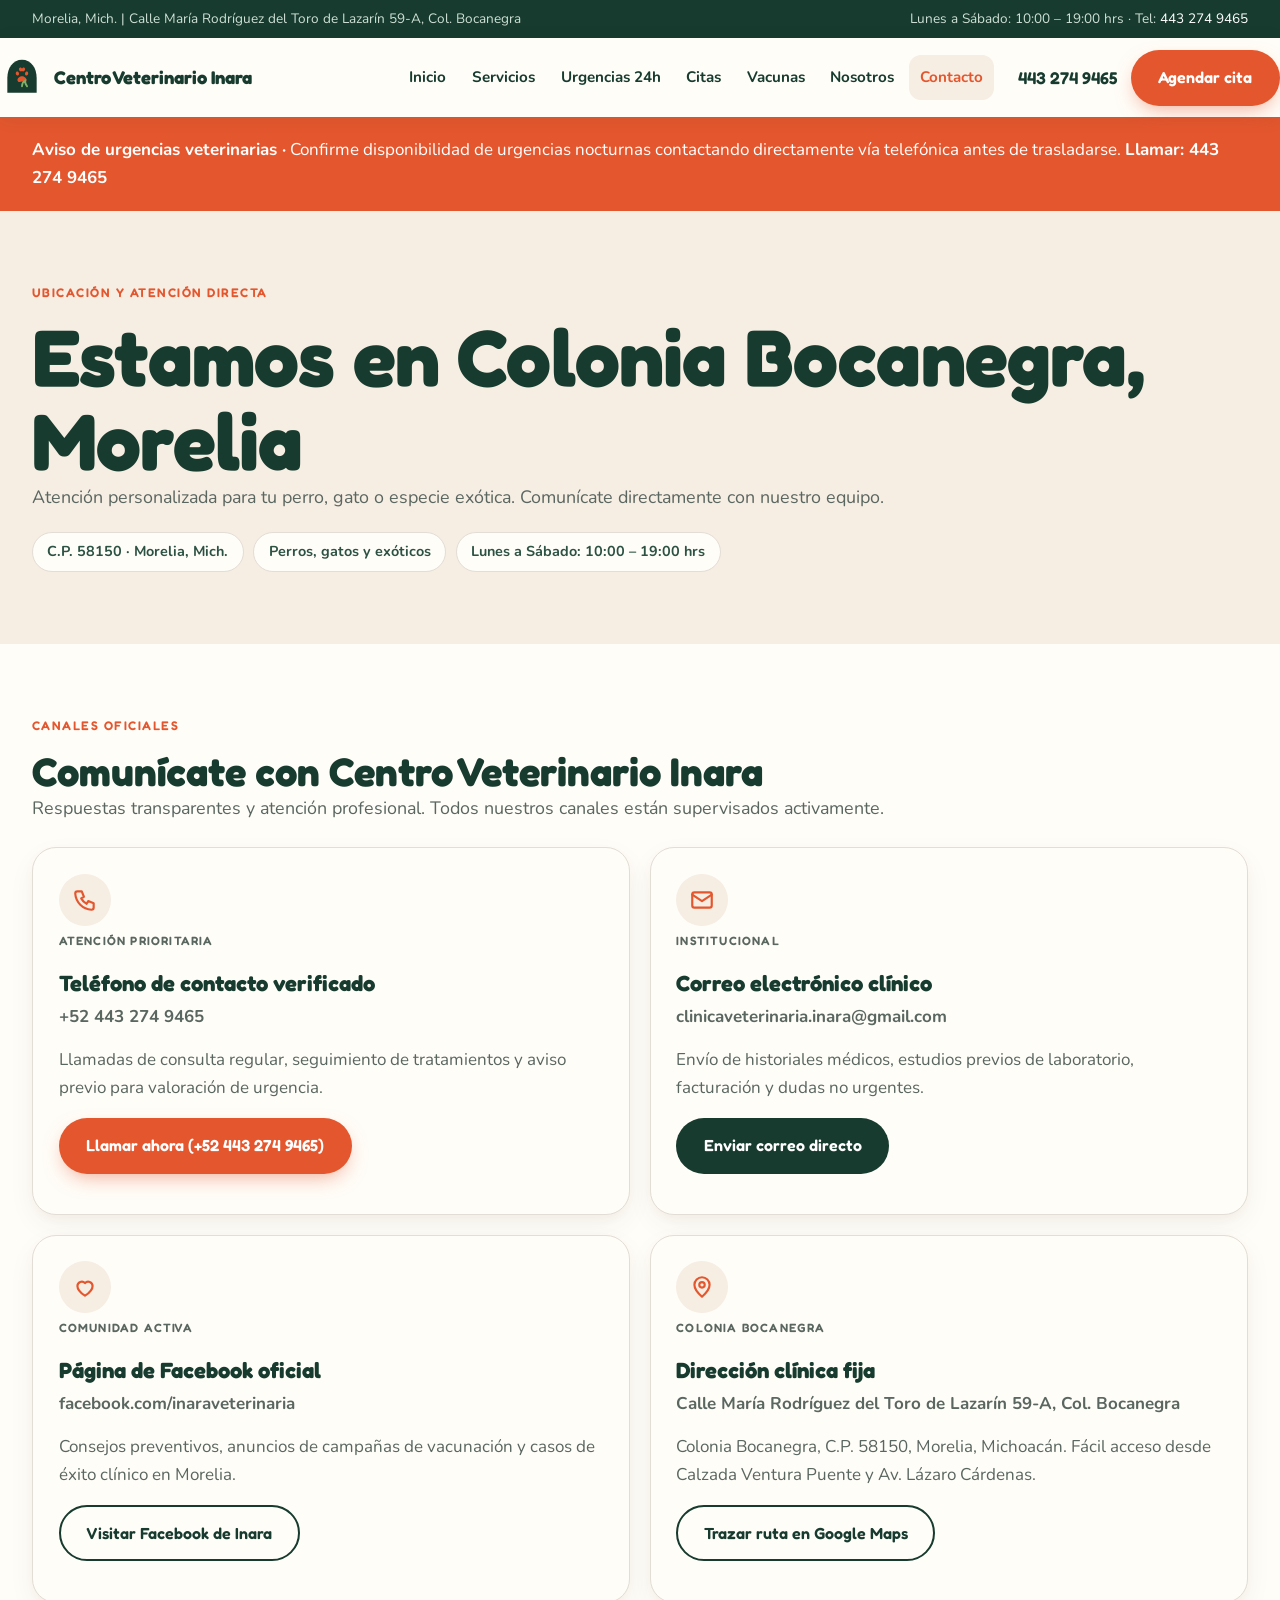
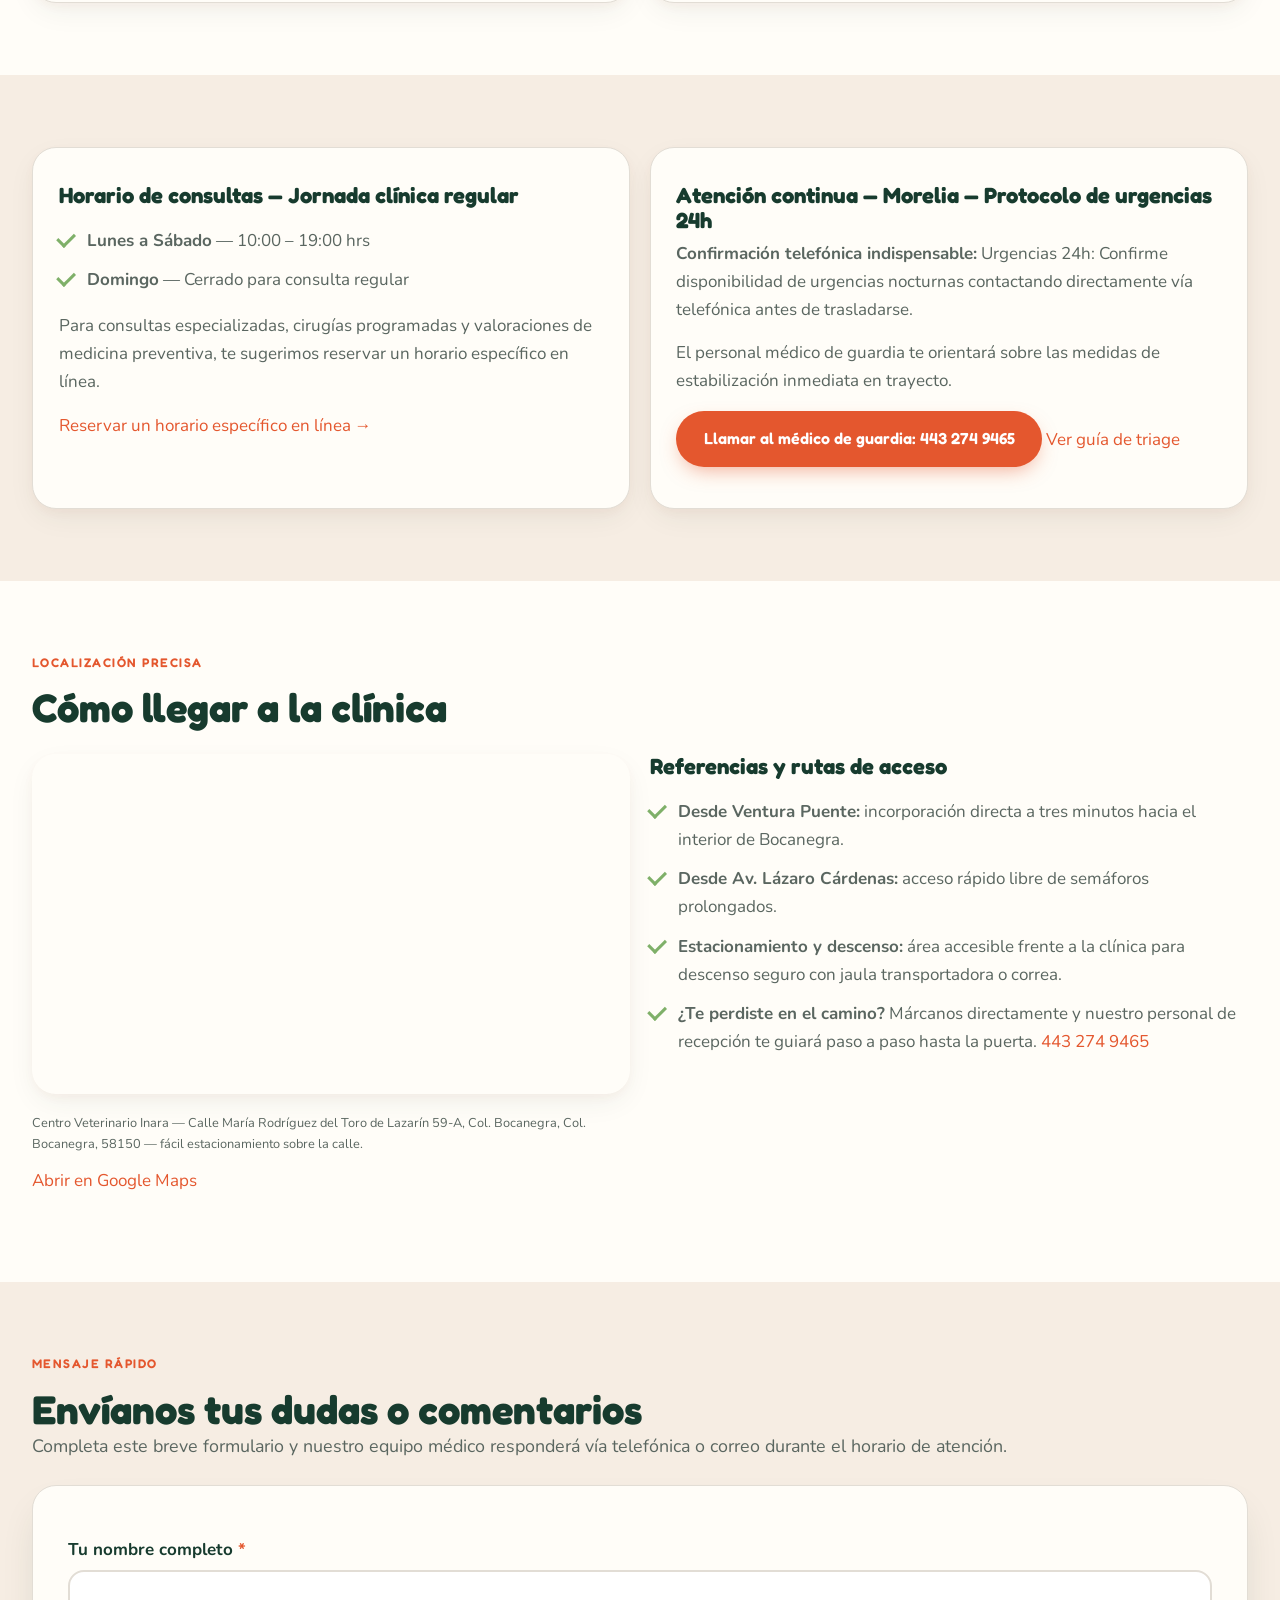
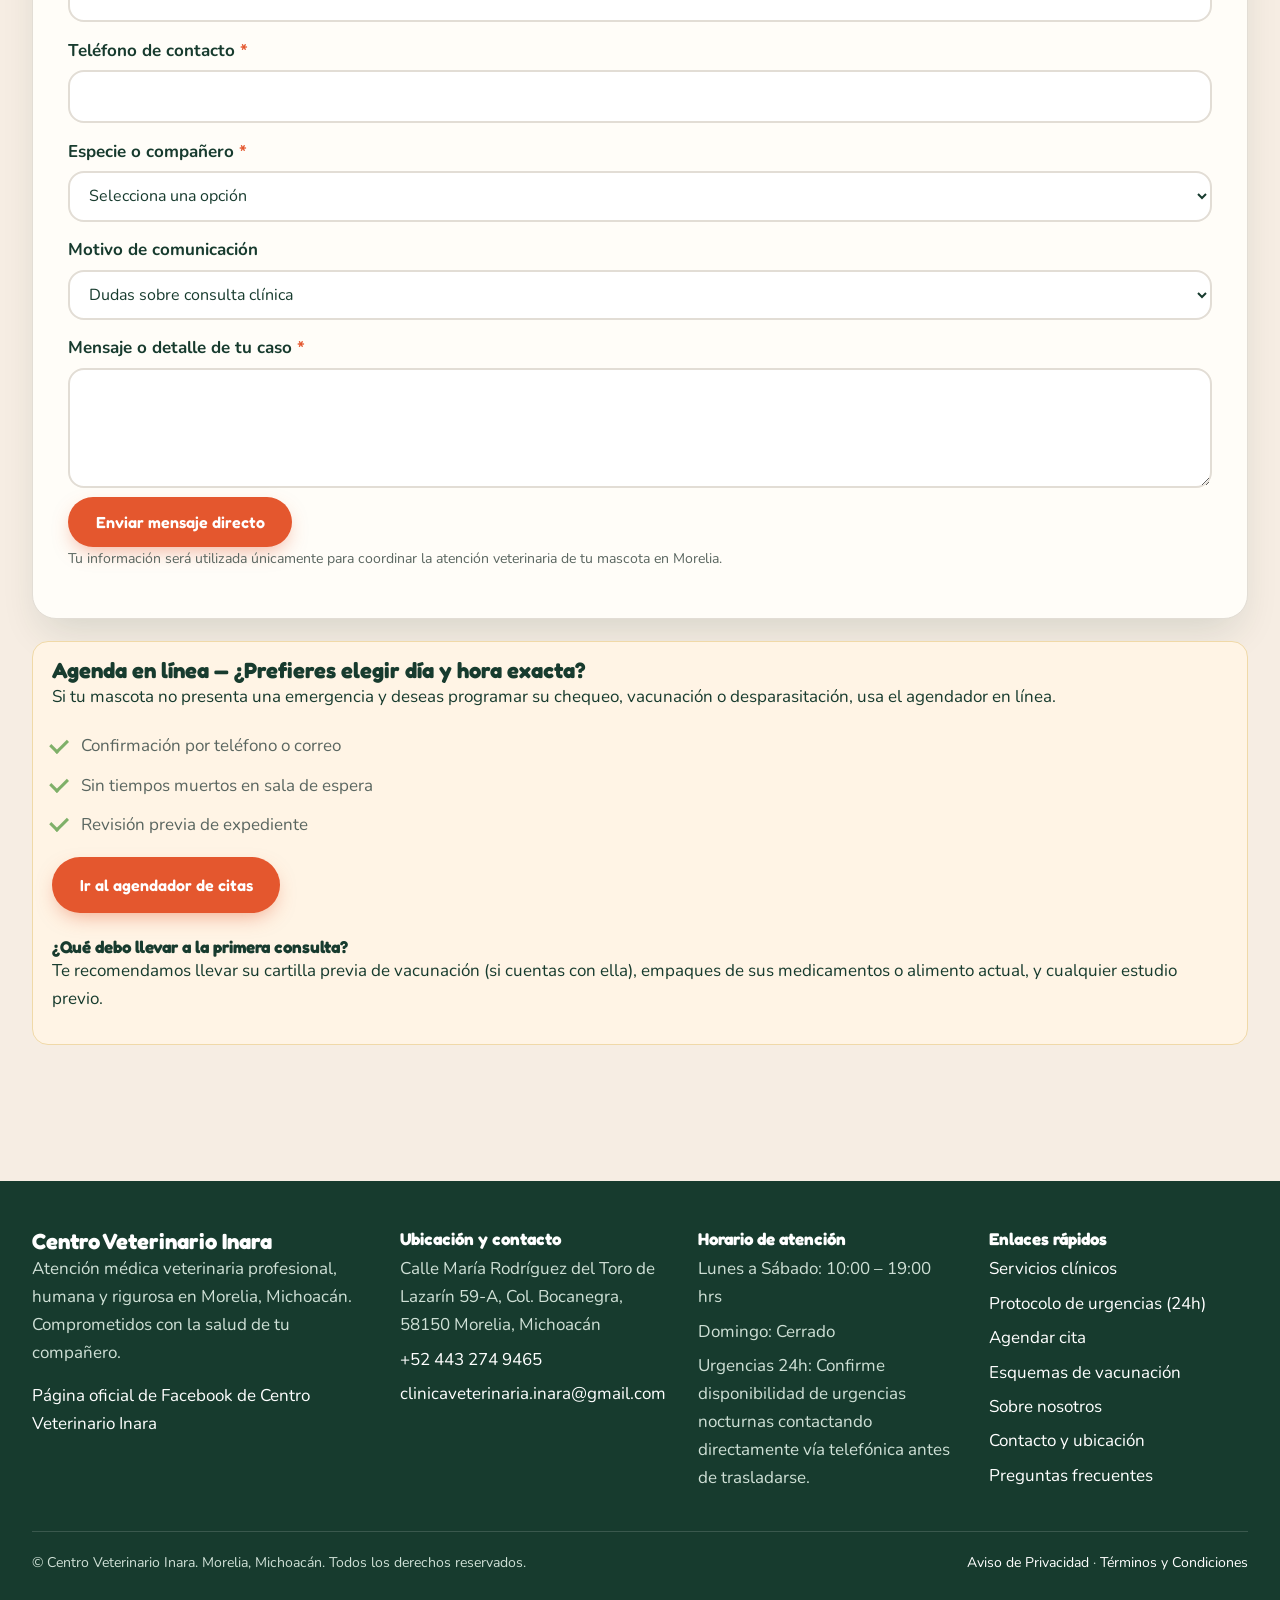
<file: contacto.html>
<!DOCTYPE html>
<html lang="es-MX">
<head>
<meta charset="utf-8">
<meta name="viewport" content="width=device-width, initial-scale=1">
<title>Contacto y ubicación | Centro Veterinario Inara</title>
<meta name="description" content="Teléfono, correo, dirección y mapa de Centro Veterinario Inara en Colonia Bocanegra, Morelia. Horario Lun–Sáb 10:00–19:00.">
<link rel="preconnect" href="https://fonts.googleapis.com">
<link rel="preconnect" href="https://fonts.gstatic.com" crossorigin>
<link href="https://fonts.googleapis.com/css2?family=Fredoka:wght@500;600;700&family=Nunito:wght@400;600;700&display=swap" rel="stylesheet">
<link rel="stylesheet" href="assets/css/style.css">

</head>
<body>
<a href="#contenido" style="position:absolute;left:-9999px">Saltar al contenido</a>
<div class="topbar"><div class="container"><span>Morelia, Mich. | Calle María Rodríguez del Toro de Lazarín 59-A, Col. Bocanegra</span><span>Lunes a Sábado: 10:00 – 19:00 hrs · Tel: <a href="tel:+524432749465">443 274 9465</a></span></div></div>
<header class="site-header"><div class="container header-in">
<a class="logo" href="index.html"><svg width="44" height="44" viewBox="0 0 48 48" aria-hidden="true"><path d="M24 4C14 4 8 13 8 24v16h32V24C40 13 34 4 24 4z" fill="#173B2E"/><path d="M24 22c-2.4 0-5 2.2-5 4.2 0 1.4 1 2.2 2.4 2.2.9 0 1.7-.5 2.6-.5s1.7.5 2.6.5c1.4 0 2.4-.8 2.4-2.2 0-2-2.6-4.2-5-4.2zM18.5 17c-1 .3-1.5 1.6-1.2 2.7.2 1.1 1.3 1.8 2.2 1.5.9-.3 1.4-1.4 1.2-2.5-.3-1.1-1.2-1.9-2.2-1.7zm11 0c-.9-.2-1.9.6-2.2 1.7-.2 1.1.3 2.2 1.2 2.5.9.3 1.9-.4 2.2-1.5.3-1.1-.2-2.4-1.2-2.7zM21.8 12.5c-1 .4-1.5 1.7-1 2.9.4 1.1 1.5 1.7 2.4 1.4.9-.4 1.4-1.6 1-2.7-.4-1.1-1.4-1.9-2.4-1.6zm4.4 0c-1-.3-2 .5-2.4 1.6-.4 1.1.1 2.3 1 2.7.9.3 2-.3 2.4-1.4.5-1.2 0-2.5-1-2.9z" fill="#E4572E"/><path d="M24 33c0-3 1.5-5 3.5-6-.3 2.5.5 4.5 2 6" stroke="#7FB069" stroke-width="2" fill="none" stroke-linecap="round"/></svg><span>Centro Veterinario Inara</span></a>
<button class="nav-toggle" aria-expanded="false" aria-controls="main-nav" aria-label="Abrir menú">☰</button>
<nav class="main-nav" id="main-nav" aria-label="Navegación principal"><a href="index.html">Inicio</a><a href="servicios.html">Servicios</a><a href="urgencias-24h.html">Urgencias 24h</a><a href="citas.html">Citas</a><a href="vacunas.html">Vacunas</a><a href="nosotros.html">Nosotros</a><a href="contacto.html" aria-current="page">Contacto</a></nav>
<div class="header-cta"><a class="header-phone" href="tel:+524432749465">443 274 9465</a><a class="btn btn-terra pulse" href="citas.html">Agendar cita</a></div>
</div></header>
<main id="contenido">

<section class="section" style="background:var(--terra);color:#fff;padding:1.2rem 0"><div class="container"><p style="margin:0"><strong>Aviso de urgencias veterinarias ·</strong> Confirme disponibilidad de urgencias nocturnas contactando directamente vía telefónica antes de trasladarse. <a href="tel:+524432749465" style="color:#fff;font-weight:700">Llamar: 443 274 9465</a></p></div></section>
<section class="section"><div class="container">
<p class="eyebrow">Ubicación y atención directa</p>
<h1>Estamos en Colonia Bocanegra, Morelia</h1>
<p class="lead">Atención personalizada para tu perro, gato o especie exótica. Comunícate directamente con nuestro equipo.</p>
<ul class="chips"><li>C.P. 58150 · Morelia, Mich.</li><li>Perros, gatos y exóticos</li><li>Lunes a Sábado: 10:00 – 19:00 hrs</li></ul>
</div></section>
<section class="section" style="background:var(--card)"><div class="container">
<p class="eyebrow">Canales oficiales</p><h2>Comunícate con Centro Veterinario Inara</h2>
<p class="lead">Respuestas transparentes y atención profesional. Todos nuestros canales están supervisados activamente.</p>
<div class="grid grid-2 mt">
<article class="card"><span class="icon-dot"><svg viewBox="0 0 24 24" aria-hidden="true"><path d="M5 4h4l2 5-2.5 1.5a12 12 0 0 0 5 5L15 13l5 2v4a2 2 0 0 1-2 2A16 16 0 0 1 3 6a2 2 0 0 1 2-2z"/></svg></span><p class="tag">Atención prioritaria</p><h3>Teléfono de contacto verificado</h3><p><strong>+52 443 274 9465</strong></p><p>Llamadas de consulta regular, seguimiento de tratamientos y aviso previo para valoración de urgencia.</p><p><a class="btn btn-terra" href="tel:+524432749465">Llamar ahora (+52 443 274 9465)</a></p></article>
<article class="card"><span class="icon-dot"><svg viewBox="0 0 24 24" aria-hidden="true"><rect x="3" y="5" width="18" height="14" rx="2"/><path d="M3 7l9 6 9-6"/></svg></span><p class="tag">Institucional</p><h3>Correo electrónico clínico</h3><p><strong>clinicaveterinaria.inara@gmail.com</strong></p><p>Envío de historiales médicos, estudios previos de laboratorio, facturación y dudas no urgentes.</p><p><a class="btn btn-pine" href="mailto:clinicaveterinaria.inara@gmail.com">Enviar correo directo</a></p></article>
<article class="card"><span class="icon-dot"><svg viewBox="0 0 24 24" aria-hidden="true"><path d="M12 20s-7-4.5-7-9a4 4 0 0 1 7-2.6A4 4 0 0 1 19 11c0 4.5-7 9-7 9z"/></svg></span><p class="tag">Comunidad activa</p><h3>Página de Facebook oficial</h3><p><strong>facebook.com/inaraveterinaria</strong></p><p>Consejos preventivos, anuncios de campañas de vacunación y casos de éxito clínico en Morelia.</p><p><a class="btn btn-outline" href="https://www.facebook.com/inaraveterinaria/" target="_blank" rel="noopener">Visitar Facebook de Inara</a></p></article>
<article class="card"><span class="icon-dot"><svg viewBox="0 0 24 24" aria-hidden="true"><path d="M12 21s-7-6-7-11a7 7 0 0 1 14 0c0 5-7 11-7 11z"/><circle cx="12" cy="10" r="2.5"/></svg></span><p class="tag">Colonia Bocanegra</p><h3>Dirección clínica fija</h3><p><strong>Calle María Rodríguez del Toro de Lazarín 59-A, Col. Bocanegra</strong></p><p>Colonia Bocanegra, C.P. 58150, Morelia, Michoacán. Fácil acceso desde Calzada Ventura Puente y Av. Lázaro Cárdenas.</p><p><a class="btn btn-outline" href="https://www.google.com/maps/search/?api=1&query=Calle+Mar%C3%ADa+Rodr%C3%ADguez+del+Toro+de+Lazar%C3%ADn+59-A,+Morelia,+Michoac%C3%A1n" target="_blank" rel="noopener">Trazar ruta en Google Maps</a></p></article>
</div></div></section>
<section class="section"><div class="container">
<div class="grid grid-2">
<article class="card"><h3>Horario de consultas — Jornada clínica regular</h3><ul class="check-list"><li><strong>Lunes a Sábado</strong> — 10:00 – 19:00 hrs</li><li><strong>Domingo</strong> — Cerrado para consulta regular</li></ul><p>Para consultas especializadas, cirugías programadas y valoraciones de medicina preventiva, te sugerimos reservar un horario específico en línea.</p><p><a href="citas.html">Reservar un horario específico en línea →</a></p></article>
<article class="card"><h3>Atención continua — Morelia — Protocolo de urgencias 24h</h3><p><strong>Confirmación telefónica indispensable:</strong> Urgencias 24h: Confirme disponibilidad de urgencias nocturnas contactando directamente vía telefónica antes de trasladarse.</p><p>El personal médico de guardia te orientará sobre las medidas de estabilización inmediata en trayecto.</p><p><a class="btn btn-terra" href="tel:+524432749465">Llamar al médico de guardia: 443 274 9465</a> <a href="urgencias-24h.html">Ver guía de triage</a></p></article>
</div></div></section>
<section class="section" style="background:var(--card)"><div class="container">
<p class="eyebrow">Localización precisa</p><h2>Cómo llegar a la clínica</h2>
<div class="grid grid-2 mt">
<div><iframe class="map-frame" title="Mapa — Centro Veterinario Inara, Morelia" src="https://www.google.com/maps?q=Calle+Mar%C3%ADa+Rodr%C3%ADguez+del+Toro+de+Lazar%C3%ADn+59-A,+Morelia,+Michoac%C3%A1n&output=embed" loading="lazy" referrerpolicy="no-referrer-when-downgrade" allowfullscreen></iframe><p class="ai-note">Centro Veterinario Inara — Calle María Rodríguez del Toro de Lazarín 59-A, Col. Bocanegra, Col. Bocanegra, 58150 — fácil estacionamiento sobre la calle.</p><p><a href="https://www.google.com/maps/search/?api=1&query=Calle+Mar%C3%ADa+Rodr%C3%ADguez+del+Toro+de+Lazar%C3%ADn+59-A,+Morelia,+Michoac%C3%A1n" target="_blank" rel="noopener">Abrir en Google Maps</a></p></div>
<div><h3>Referencias y rutas de acceso</h3><ul class="check-list"><li><strong>Desde Ventura Puente:</strong> incorporación directa a tres minutos hacia el interior de Bocanegra.</li><li><strong>Desde Av. Lázaro Cárdenas:</strong> acceso rápido libre de semáforos prolongados.</li><li><strong>Estacionamiento y descenso:</strong> área accesible frente a la clínica para descenso seguro con jaula transportadora o correa.</li><li><strong>¿Te perdiste en el camino?</strong> Márcanos directamente y nuestro personal de recepción te guiará paso a paso hasta la puerta. <a href="tel:+524432749465">443 274 9465</a></li></ul></div>
</div></div></section>
<section class="section"><div class="container">
<p class="eyebrow">Mensaje rápido</p><h2>Envíanos tus dudas o comentarios</h2>
<p class="lead">Completa este breve formulario y nuestro equipo médico responderá vía telefónica o correo durante el horario de atención.</p>
<form id="contact-form" class="booker mt" novalidate>
<div class="field"><label for="cf-name">Tu nombre completo <span class="req">*</span></label><input id="cf-name" type="text" autocomplete="name" required><p class="field-error">Escribe tu nombre completo.</p></div>
<div class="field"><label for="cf-tel">Teléfono de contacto <span class="req">*</span></label><input id="cf-tel" type="tel" autocomplete="tel" required><p class="field-error">Escribe un teléfono de contacto.</p></div>
<div class="field"><label for="cf-species">Especie o compañero <span class="req">*</span></label><select id="cf-species" required><option value="" selected disabled>Selecciona una opción</option><option>Perro (Canino)</option><option>Gato (Felino)</option><option>Ave / Pequeño mamífero / Reptil</option><option>Otra especie</option></select><p class="field-error">Selecciona una especie.</p></div>
<div class="field"><label for="cf-motive">Motivo de comunicación</label><select id="cf-motive"><option>Dudas sobre consulta clínica</option><option>Vacunación y desparasitación</option><option>Información de cirugía o esterilización</option><option>Envío de estudios o análisis</option><option>Otro asunto</option></select></div>
<div class="field"><label for="cf-msg">Mensaje o detalle de tu caso <span class="req">*</span></label><textarea id="cf-msg" required></textarea><p class="field-error">Escribe tu mensaje.</p></div>
<button type="submit" class="btn btn-terra">Enviar mensaje directo</button>
<p id="contact-sent" style="display:none"><strong>Tu mensaje está listo para enviarse por correo.</strong> Se abrirá tu aplicación de correo con el mensaje prellenado.</p>
<p class="hint">Tu información será utilizada únicamente para coordinar la atención veterinaria de tu mascota en Morelia.</p>
</form>
<div class="notice"><h3>Agenda en línea — ¿Prefieres elegir día y hora exacta?</h3><p>Si tu mascota no presenta una emergencia y deseas programar su chequeo, vacunación o desparasitación, usa el agendador en línea.</p><ul class="check-list"><li>Confirmación por teléfono o correo</li><li>Sin tiempos muertos en sala de espera</li><li>Revisión previa de expediente</li></ul><p><a class="btn btn-terra" href="citas.html">Ir al agendador de citas</a></p>
<h4 class="mt">¿Qué debo llevar a la primera consulta?</h4><p>Te recomendamos llevar su cartilla previa de vacunación (si cuentas con ella), empaques de sus medicamentos o alimento actual, y cualquier estudio previo.</p></div>
</div></section>

</main>
<footer class="site-footer"><div class="container">
<div class="footer-grid">
<div><h3>Centro Veterinario Inara</h3><p>Atención médica veterinaria profesional, humana y rigurosa en Morelia, Michoacán. Comprometidos con la salud de tu compañero.</p><p><a href="https://www.facebook.com/inaraveterinaria/" target="_blank" rel="noopener">Página oficial de Facebook de Centro Veterinario Inara</a></p></div>
<div><h4>Ubicación y contacto</h4><ul><li>Calle María Rodríguez del Toro de Lazarín 59-A, Col. Bocanegra, 58150 Morelia, Michoacán</li><li><a href="tel:+524432749465">+52 443 274 9465</a></li><li><a href="mailto:clinicaveterinaria.inara@gmail.com">clinicaveterinaria.inara@gmail.com</a></li></ul></div>
<div><h4>Horario de atención</h4><ul><li>Lunes a Sábado: 10:00 – 19:00 hrs</li><li>Domingo: Cerrado</li><li>Urgencias 24h: Confirme disponibilidad de urgencias nocturnas contactando directamente vía telefónica antes de trasladarse.</li></ul></div>
<div><h4>Enlaces rápidos</h4><ul><li><a href="servicios.html">Servicios clínicos</a></li><li><a href="urgencias-24h.html">Protocolo de urgencias (24h)</a></li><li><a href="citas.html">Agendar cita</a></li><li><a href="vacunas.html">Esquemas de vacunación</a></li><li><a href="nosotros.html">Sobre nosotros</a></li><li><a href="contacto.html">Contacto y ubicación</a></li><li><a href="preguntas.html">Preguntas frecuentes</a></li></ul></div>
</div>
<div class="subfooter"><span>© Centro Veterinario Inara. Morelia, Michoacán. Todos los derechos reservados.</span><span><a href="privacidad.html">Aviso de Privacidad</a> · <a href="terminos.html">Términos y Condiciones</a></span></div>
</div></footer>
<div class="sticky-bar" role="navigation" aria-label="Acciones rápidas"><a href="tel:+524432749465">Llamar</a><a href="citas.html">Agendar</a></div>
<script src="assets/js/main.js"></script>
</body>
</html>
</file>
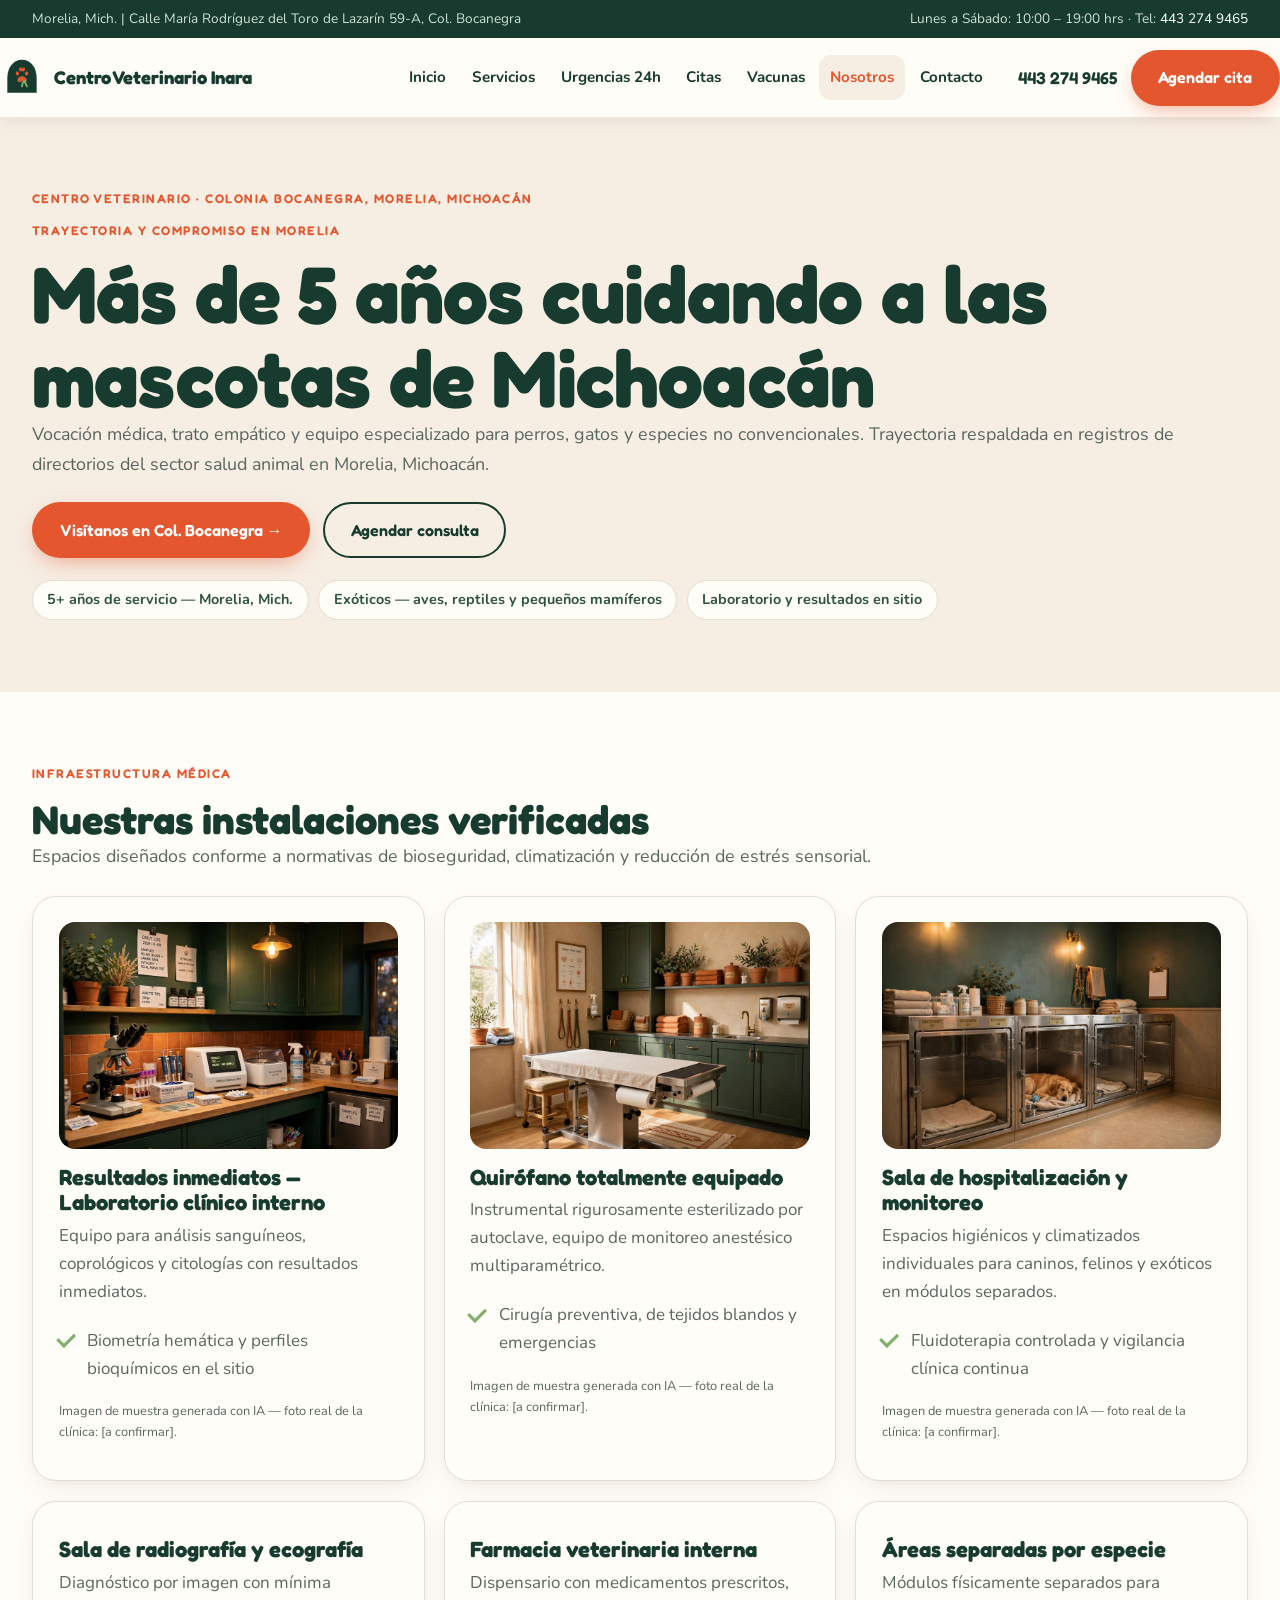
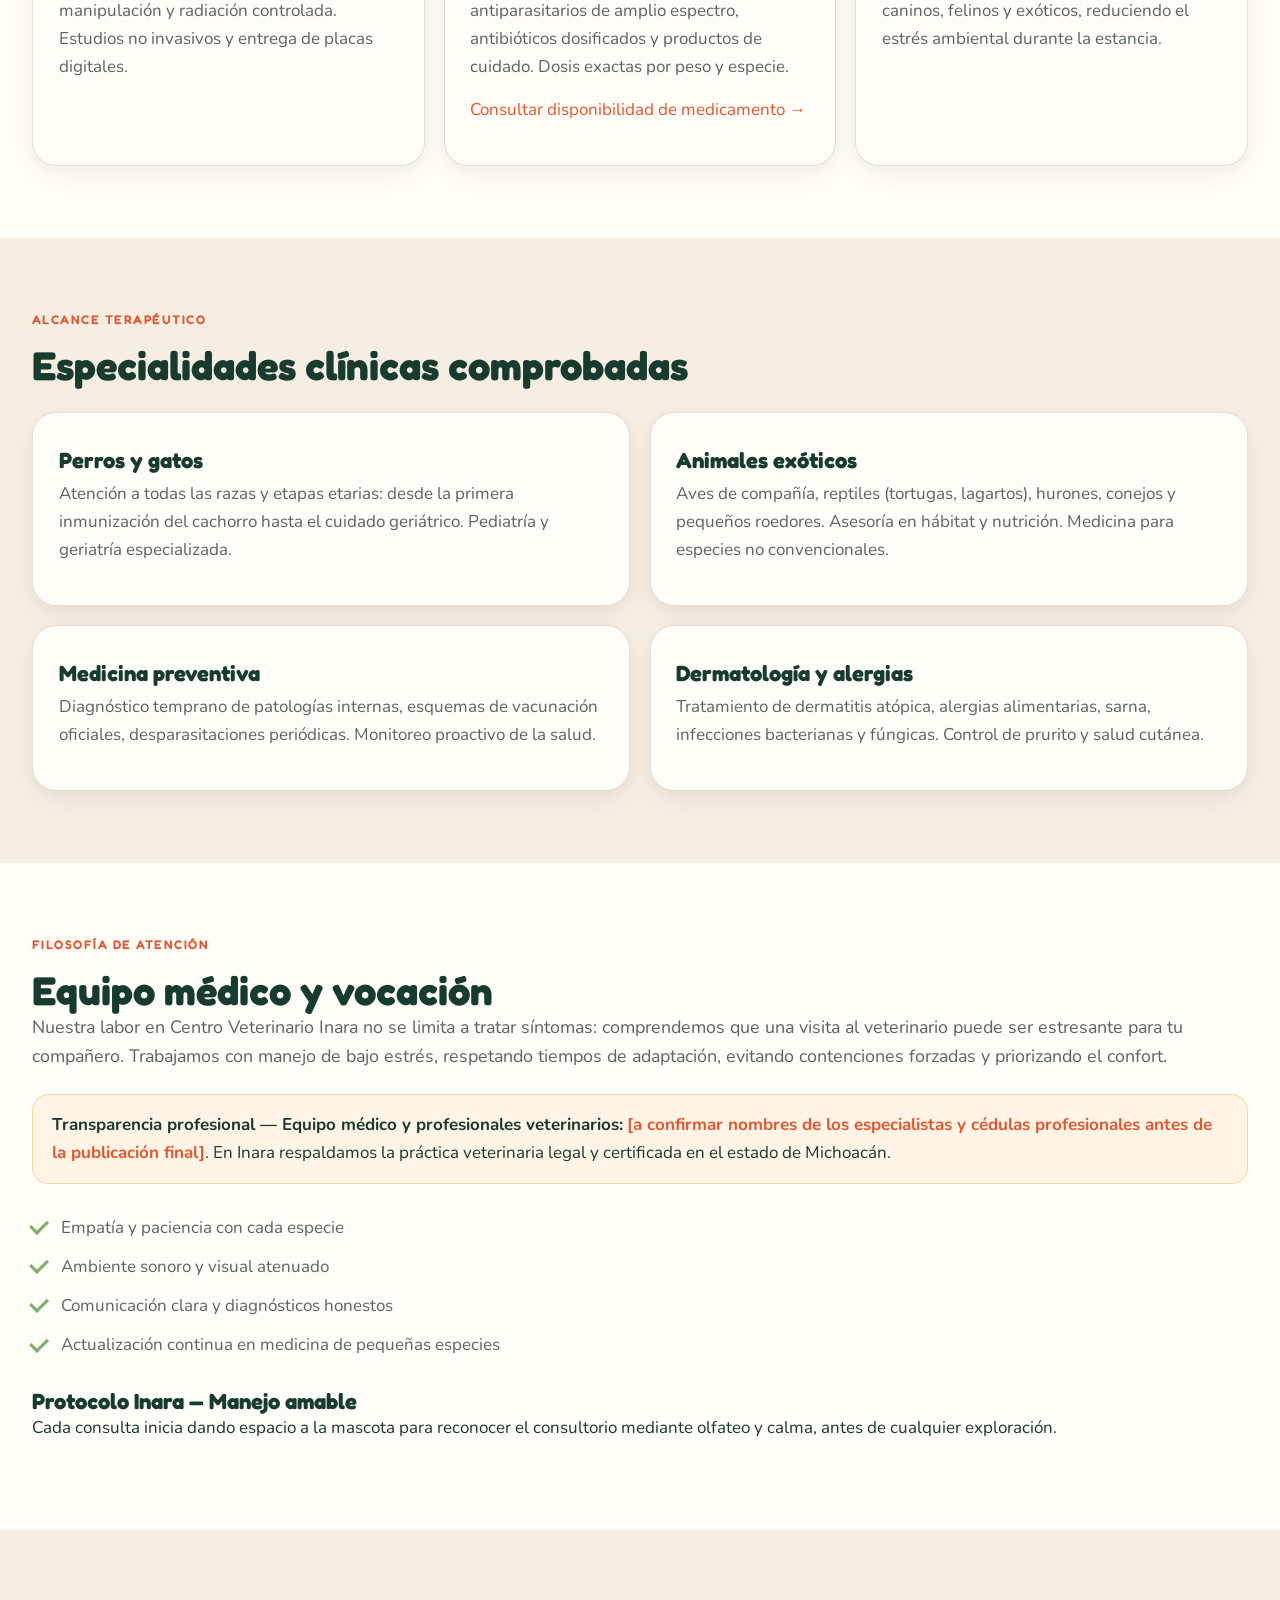
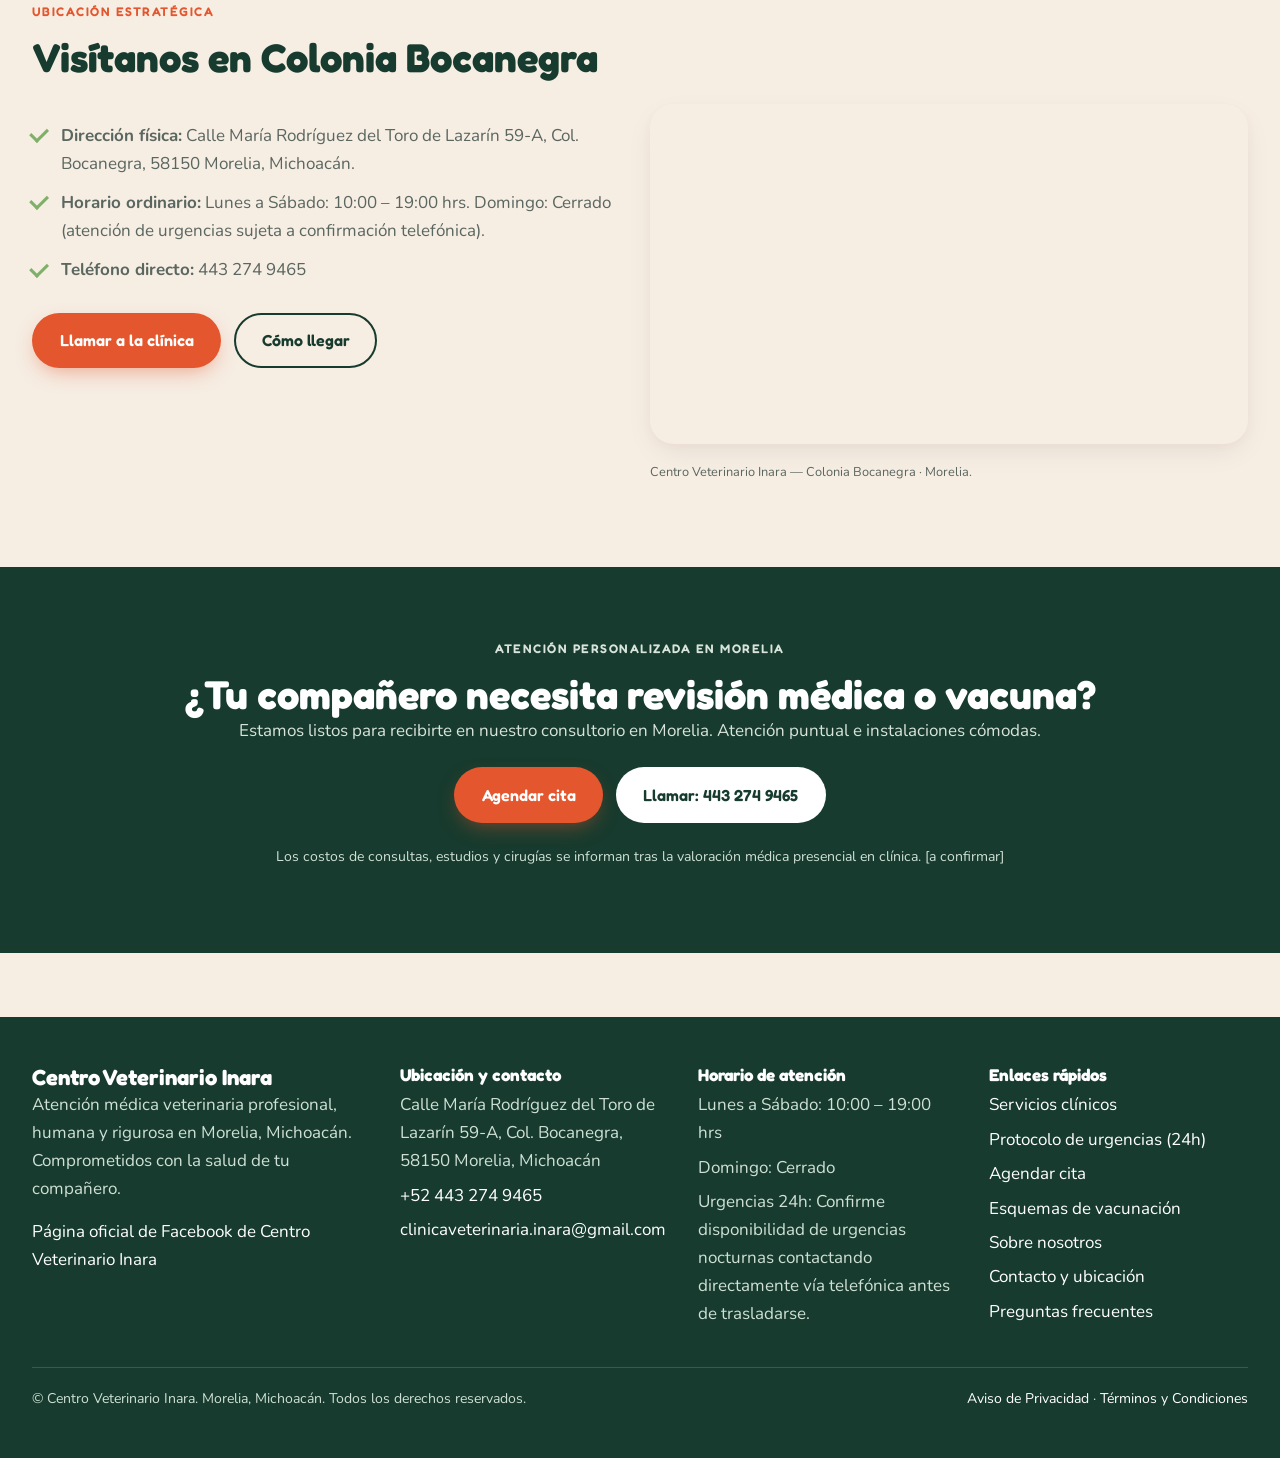
<file: nosotros.html>
<!DOCTYPE html>
<html lang="es-MX">
<head>
<meta charset="utf-8">
<meta name="viewport" content="width=device-width, initial-scale=1">
<title>Nosotros | Centro Veterinario Inara</title>
<meta name="description" content="Más de 5 años cuidando a las mascotas de Michoacán. Instalaciones, especialidades y equipo médico de Centro Veterinario Inara.">
<link rel="preconnect" href="https://fonts.googleapis.com">
<link rel="preconnect" href="https://fonts.gstatic.com" crossorigin>
<link href="https://fonts.googleapis.com/css2?family=Fredoka:wght@500;600;700&family=Nunito:wght@400;600;700&display=swap" rel="stylesheet">
<link rel="stylesheet" href="assets/css/style.css">

</head>
<body>
<a href="#contenido" style="position:absolute;left:-9999px">Saltar al contenido</a>
<div class="topbar"><div class="container"><span>Morelia, Mich. | Calle María Rodríguez del Toro de Lazarín 59-A, Col. Bocanegra</span><span>Lunes a Sábado: 10:00 – 19:00 hrs · Tel: <a href="tel:+524432749465">443 274 9465</a></span></div></div>
<header class="site-header"><div class="container header-in">
<a class="logo" href="index.html"><svg width="44" height="44" viewBox="0 0 48 48" aria-hidden="true"><path d="M24 4C14 4 8 13 8 24v16h32V24C40 13 34 4 24 4z" fill="#173B2E"/><path d="M24 22c-2.4 0-5 2.2-5 4.2 0 1.4 1 2.2 2.4 2.2.9 0 1.7-.5 2.6-.5s1.7.5 2.6.5c1.4 0 2.4-.8 2.4-2.2 0-2-2.6-4.2-5-4.2zM18.5 17c-1 .3-1.5 1.6-1.2 2.7.2 1.1 1.3 1.8 2.2 1.5.9-.3 1.4-1.4 1.2-2.5-.3-1.1-1.2-1.9-2.2-1.7zm11 0c-.9-.2-1.9.6-2.2 1.7-.2 1.1.3 2.2 1.2 2.5.9.3 1.9-.4 2.2-1.5.3-1.1-.2-2.4-1.2-2.7zM21.8 12.5c-1 .4-1.5 1.7-1 2.9.4 1.1 1.5 1.7 2.4 1.4.9-.4 1.4-1.6 1-2.7-.4-1.1-1.4-1.9-2.4-1.6zm4.4 0c-1-.3-2 .5-2.4 1.6-.4 1.1.1 2.3 1 2.7.9.3 2-.3 2.4-1.4.5-1.2 0-2.5-1-2.9z" fill="#E4572E"/><path d="M24 33c0-3 1.5-5 3.5-6-.3 2.5.5 4.5 2 6" stroke="#7FB069" stroke-width="2" fill="none" stroke-linecap="round"/></svg><span>Centro Veterinario Inara</span></a>
<button class="nav-toggle" aria-expanded="false" aria-controls="main-nav" aria-label="Abrir menú">☰</button>
<nav class="main-nav" id="main-nav" aria-label="Navegación principal"><a href="index.html">Inicio</a><a href="servicios.html">Servicios</a><a href="urgencias-24h.html">Urgencias 24h</a><a href="citas.html">Citas</a><a href="vacunas.html">Vacunas</a><a href="nosotros.html" aria-current="page">Nosotros</a><a href="contacto.html">Contacto</a></nav>
<div class="header-cta"><a class="header-phone" href="tel:+524432749465">443 274 9465</a><a class="btn btn-terra pulse" href="citas.html">Agendar cita</a></div>
</div></header>
<main id="contenido">

<section class="section"><div class="container">
<p class="eyebrow">Centro veterinario · Colonia Bocanegra, Morelia, Michoacán</p>
<p class="eyebrow">Trayectoria y compromiso en Morelia</p>
<h1>Más de 5 años cuidando a las mascotas de Michoacán</h1>
<p class="lead">Vocación médica, trato empático y equipo especializado para perros, gatos y especies no convencionales. Trayectoria respaldada en registros de directorios del sector salud animal en Morelia, Michoacán.</p>
<div class="hero-ctas"><a class="btn btn-terra" href="contacto.html">Visítanos en Col. Bocanegra →</a><a class="btn btn-outline" href="citas.html">Agendar consulta</a></div>
<ul class="chips"><li>5+ años de servicio — Morelia, Mich.</li><li>Exóticos — aves, reptiles y pequeños mamíferos</li><li>Laboratorio y resultados en sitio</li></ul>
</div></section>
<section class="section" style="background:var(--card)"><div class="container">
<p class="eyebrow">Infraestructura médica</p><h2>Nuestras instalaciones verificadas</h2>
<p class="lead">Espacios diseñados conforme a normativas de bioseguridad, climatización y reducción de estrés sensorial.</p>
<div class="grid grid-3 mt">
<article class="card"><img src="assets/img/laboratorio.jpg" alt="Laboratorio clínico veterinario" style="border-radius:16px;margin-bottom:1rem" loading="lazy"><h3>Resultados inmediatos — Laboratorio clínico interno</h3><p>Equipo para análisis sanguíneos, coprológicos y citologías con resultados inmediatos.</p><ul class="check-list"><li>Biometría hemática y perfiles bioquímicos en el sitio</li></ul><p class="ai-note">Imagen de muestra generada con IA — foto real de la clínica: [a confirmar].</p></article>
<article class="card"><img src="assets/img/consultorio.jpg" alt="Consultorio veterinario limpio y cálido" style="border-radius:16px;margin-bottom:1rem" loading="lazy"><h3>Quirófano totalmente equipado</h3><p>Instrumental rigurosamente esterilizado por autoclave, equipo de monitoreo anestésico multiparamétrico.</p><ul class="check-list"><li>Cirugía preventiva, de tejidos blandos y emergencias</li></ul><p class="ai-note">Imagen de muestra generada con IA — foto real de la clínica: [a confirmar].</p></article>
<article class="card"><img src="assets/img/hospitalizacion.jpg" alt="Sala de hospitalización veterinaria tranquila" style="border-radius:16px;margin-bottom:1rem" loading="lazy"><h3>Sala de hospitalización y monitoreo</h3><p>Espacios higiénicos y climatizados individuales para caninos, felinos y exóticos en módulos separados.</p><ul class="check-list"><li>Fluidoterapia controlada y vigilancia clínica continua</li></ul><p class="ai-note">Imagen de muestra generada con IA — foto real de la clínica: [a confirmar].</p></article>
<article class="card"><h3>Sala de radiografía y ecografía</h3><p>Diagnóstico por imagen con mínima manipulación y radiación controlada. Estudios no invasivos y entrega de placas digitales.</p></article>
<article class="card"><h3>Farmacia veterinaria interna</h3><p>Dispensario con medicamentos prescritos, antiparasitarios de amplio espectro, antibióticos dosificados y productos de cuidado. Dosis exactas por peso y especie.</p><p><a href="tel:+524432749465">Consultar disponibilidad de medicamento →</a></p></article>
<article class="card"><h3>Áreas separadas por especie</h3><p>Módulos físicamente separados para caninos, felinos y exóticos, reduciendo el estrés ambiental durante la estancia.</p></article>
</div></div></section>
<section class="section"><div class="container">
<p class="eyebrow">Alcance terapéutico</p><h2>Especialidades clínicas comprobadas</h2>
<div class="grid grid-2 mt">
<article class="card"><h3>Perros y gatos</h3><p>Atención a todas las razas y etapas etarias: desde la primera inmunización del cachorro hasta el cuidado geriátrico. Pediatría y geriatría especializada.</p></article>
<article class="card"><h3>Animales exóticos</h3><p>Aves de compañía, reptiles (tortugas, lagartos), hurones, conejos y pequeños roedores. Asesoría en hábitat y nutrición. Medicina para especies no convencionales.</p></article>
<article class="card"><h3>Medicina preventiva</h3><p>Diagnóstico temprano de patologías internas, esquemas de vacunación oficiales, desparasitaciones periódicas. Monitoreo proactivo de la salud.</p></article>
<article class="card"><h3>Dermatología y alergias</h3><p>Tratamiento de dermatitis atópica, alergias alimentarias, sarna, infecciones bacterianas y fúngicas. Control de prurito y salud cutánea.</p></article>
</div></div></section>
<section class="section" style="background:var(--card)"><div class="container">
<p class="eyebrow">Filosofía de atención</p><h2>Equipo médico y vocación</h2>
<p class="lead">Nuestra labor en Centro Veterinario Inara no se limita a tratar síntomas: comprendemos que una visita al veterinario puede ser estresante para tu compañero. Trabajamos con manejo de bajo estrés, respetando tiempos de adaptación, evitando contenciones forzadas y priorizando el confort.</p>
<div class="notice"><strong>Transparencia profesional — Equipo médico y profesionales veterinarios:</strong> <span class="placeholder">[a confirmar nombres de los especialistas y cédulas profesionales antes de la publicación final]</span>. En Inara respaldamos la práctica veterinaria legal y certificada en el estado de Michoacán.</div>
<ul class="check-list mt"><li>Empatía y paciencia con cada especie</li><li>Ambiente sonoro y visual atenuado</li><li>Comunicación clara y diagnósticos honestos</li><li>Actualización continua en medicina de pequeñas especies</li></ul>
<h3 class="mt">Protocolo Inara — Manejo amable</h3><p>Cada consulta inicia dando espacio a la mascota para reconocer el consultorio mediante olfateo y calma, antes de cualquier exploración.</p>
</div></section>
<section class="section"><div class="container">
<p class="eyebrow">Ubicación estratégica</p><h2>Visítanos en Colonia Bocanegra</h2>
<div class="grid grid-2 mt">
<div><ul class="check-list"><li><strong>Dirección física:</strong> Calle María Rodríguez del Toro de Lazarín 59-A, Col. Bocanegra, 58150 Morelia, Michoacán.</li><li><strong>Horario ordinario:</strong> Lunes a Sábado: 10:00 – 19:00 hrs. Domingo: Cerrado (atención de urgencias sujeta a confirmación telefónica).</li><li><strong>Teléfono directo:</strong> 443 274 9465</li></ul>
<div class="hero-ctas"><a class="btn btn-terra" href="tel:+524432749465">Llamar a la clínica</a><a class="btn btn-outline" href="https://www.google.com/maps/search/?api=1&query=Calle+Mar%C3%ADa+Rodr%C3%ADguez+del+Toro+de+Lazar%C3%ADn+59-A,+Morelia,+Michoac%C3%A1n" target="_blank" rel="noopener">Cómo llegar</a></div></div>
<div><iframe class="map-frame" title="Mapa — Centro Veterinario Inara, Morelia" src="https://www.google.com/maps?q=Calle+Mar%C3%ADa+Rodr%C3%ADguez+del+Toro+de+Lazar%C3%ADn+59-A,+Morelia,+Michoac%C3%A1n&output=embed" loading="lazy" referrerpolicy="no-referrer-when-downgrade" allowfullscreen></iframe><p class="ai-note">Centro Veterinario Inara — Colonia Bocanegra · Morelia.</p></div>
</div></div></section>
<section class="section dark"><div class="container center"><p class="eyebrow">Atención personalizada en Morelia</p><h2>¿Tu compañero necesita revisión médica o vacuna?</h2><p>Estamos listos para recibirte en nuestro consultorio en Morelia. Atención puntual e instalaciones cómodas.</p><div class="hero-ctas" style="justify-content:center"><a class="btn btn-terra" href="citas.html">Agendar cita</a><a class="btn btn-white" href="tel:+524432749465">Llamar: 443 274 9465</a></div><p class="hint" style="color:#CFE0D6">Los costos de consultas, estudios y cirugías se informan tras la valoración médica presencial en clínica. [a confirmar]</p></div></section>

</main>
<footer class="site-footer"><div class="container">
<div class="footer-grid">
<div><h3>Centro Veterinario Inara</h3><p>Atención médica veterinaria profesional, humana y rigurosa en Morelia, Michoacán. Comprometidos con la salud de tu compañero.</p><p><a href="https://www.facebook.com/inaraveterinaria/" target="_blank" rel="noopener">Página oficial de Facebook de Centro Veterinario Inara</a></p></div>
<div><h4>Ubicación y contacto</h4><ul><li>Calle María Rodríguez del Toro de Lazarín 59-A, Col. Bocanegra, 58150 Morelia, Michoacán</li><li><a href="tel:+524432749465">+52 443 274 9465</a></li><li><a href="mailto:clinicaveterinaria.inara@gmail.com">clinicaveterinaria.inara@gmail.com</a></li></ul></div>
<div><h4>Horario de atención</h4><ul><li>Lunes a Sábado: 10:00 – 19:00 hrs</li><li>Domingo: Cerrado</li><li>Urgencias 24h: Confirme disponibilidad de urgencias nocturnas contactando directamente vía telefónica antes de trasladarse.</li></ul></div>
<div><h4>Enlaces rápidos</h4><ul><li><a href="servicios.html">Servicios clínicos</a></li><li><a href="urgencias-24h.html">Protocolo de urgencias (24h)</a></li><li><a href="citas.html">Agendar cita</a></li><li><a href="vacunas.html">Esquemas de vacunación</a></li><li><a href="nosotros.html">Sobre nosotros</a></li><li><a href="contacto.html">Contacto y ubicación</a></li><li><a href="preguntas.html">Preguntas frecuentes</a></li></ul></div>
</div>
<div class="subfooter"><span>© Centro Veterinario Inara. Morelia, Michoacán. Todos los derechos reservados.</span><span><a href="privacidad.html">Aviso de Privacidad</a> · <a href="terminos.html">Términos y Condiciones</a></span></div>
</div></footer>
<div class="sticky-bar" role="navigation" aria-label="Acciones rápidas"><a href="tel:+524432749465">Llamar</a><a href="citas.html">Agendar</a></div>
<script src="assets/js/main.js"></script>
</body>
</html>
</file>
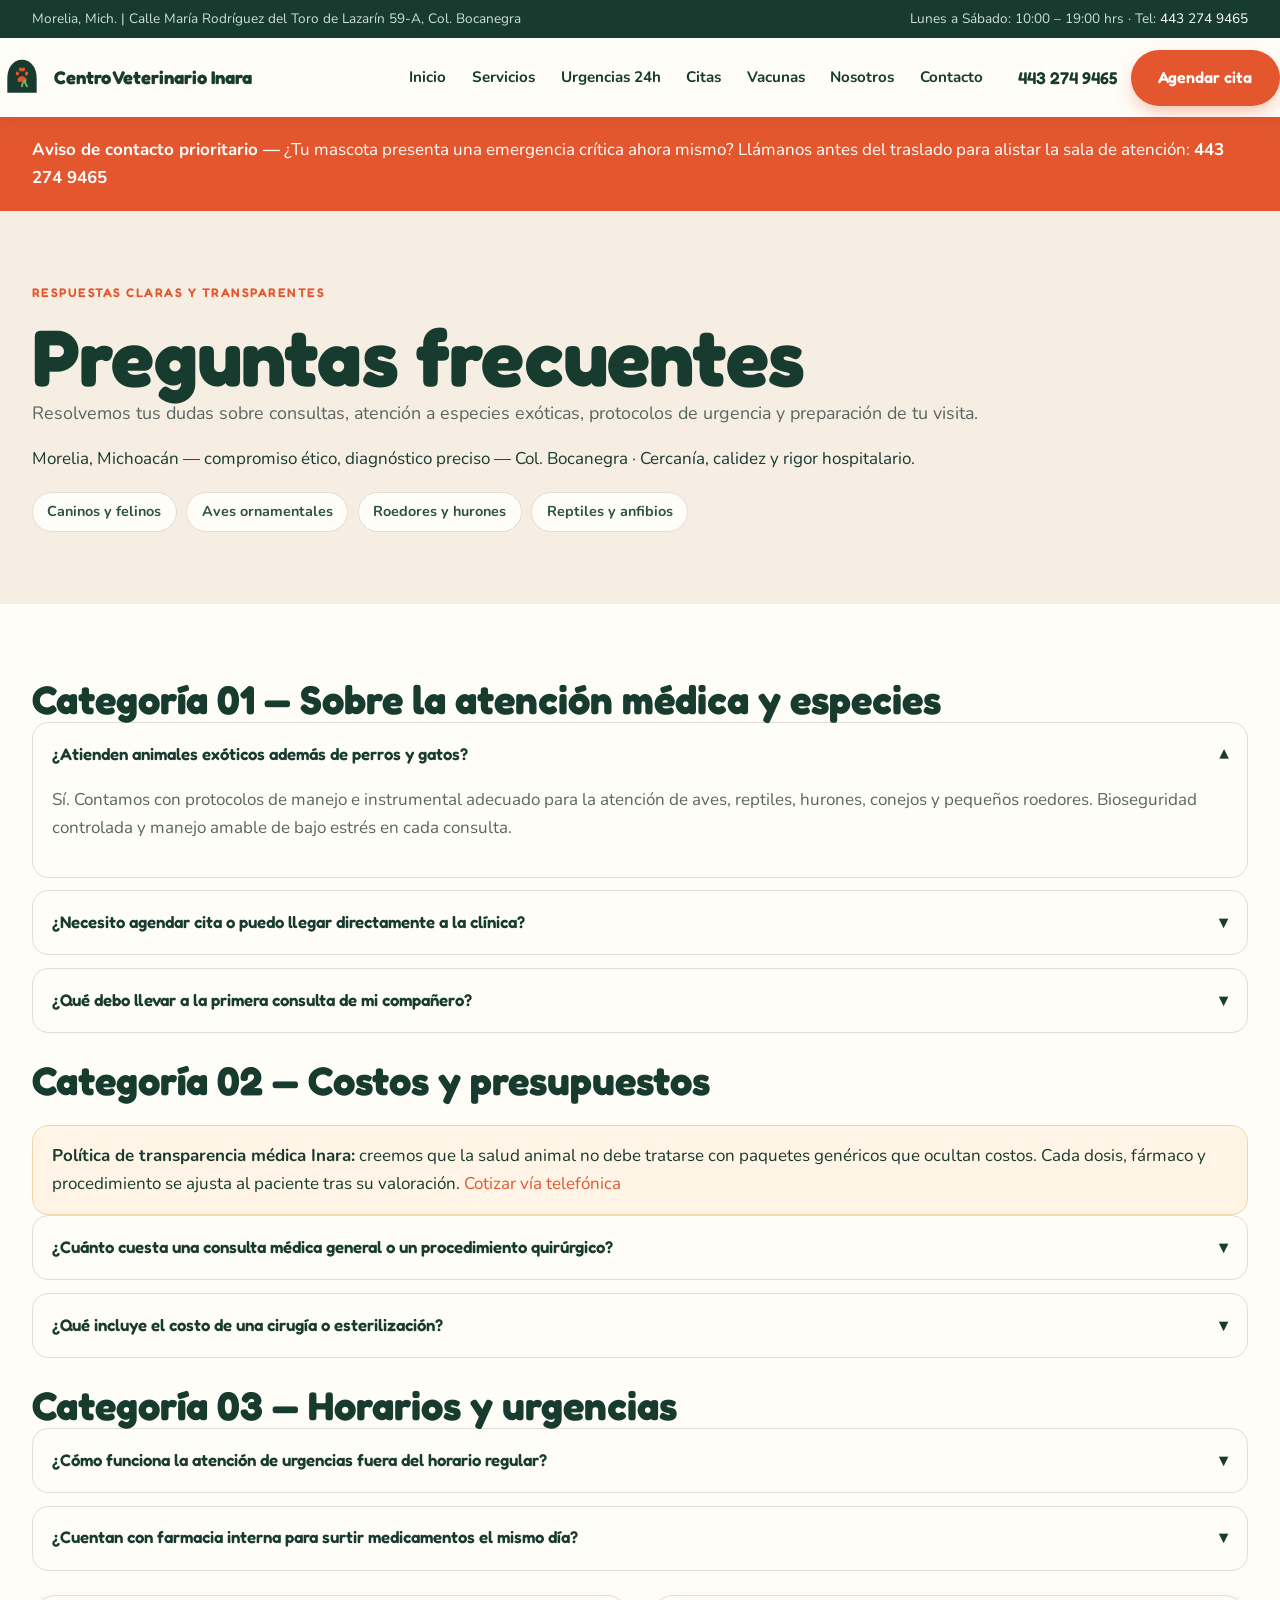
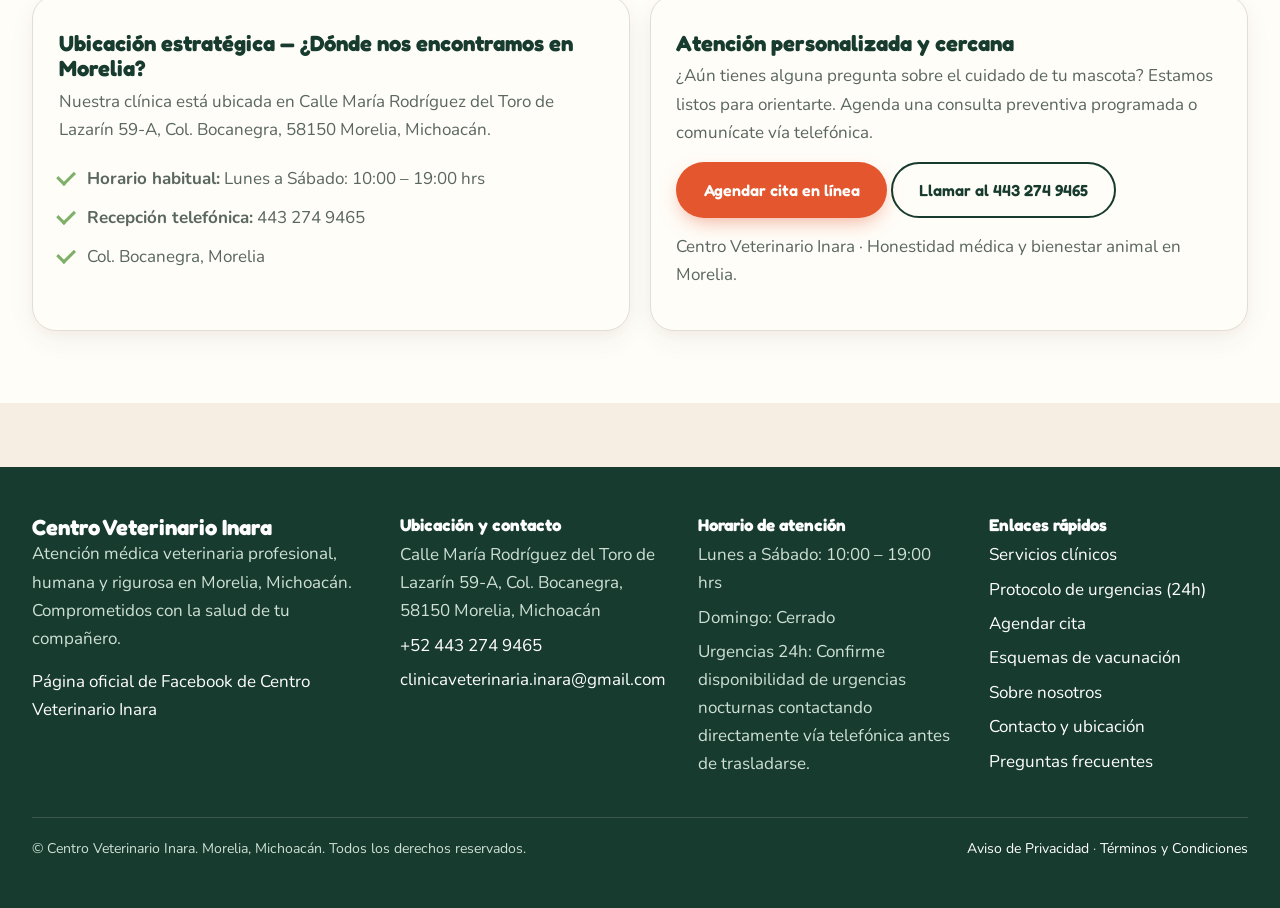
<file: preguntas.html>
<!DOCTYPE html>
<html lang="es-MX">
<head>
<meta charset="utf-8">
<meta name="viewport" content="width=device-width, initial-scale=1">
<title>Preguntas frecuentes | Centro Veterinario Inara</title>
<meta name="description" content="Respuestas claras sobre consultas, especies exóticas, costos y urgencias en Centro Veterinario Inara, Morelia.">
<link rel="preconnect" href="https://fonts.googleapis.com">
<link rel="preconnect" href="https://fonts.gstatic.com" crossorigin>
<link href="https://fonts.googleapis.com/css2?family=Fredoka:wght@500;600;700&family=Nunito:wght@400;600;700&display=swap" rel="stylesheet">
<link rel="stylesheet" href="assets/css/style.css">

</head>
<body>
<a href="#contenido" style="position:absolute;left:-9999px">Saltar al contenido</a>
<div class="topbar"><div class="container"><span>Morelia, Mich. | Calle María Rodríguez del Toro de Lazarín 59-A, Col. Bocanegra</span><span>Lunes a Sábado: 10:00 – 19:00 hrs · Tel: <a href="tel:+524432749465">443 274 9465</a></span></div></div>
<header class="site-header"><div class="container header-in">
<a class="logo" href="index.html"><svg width="44" height="44" viewBox="0 0 48 48" aria-hidden="true"><path d="M24 4C14 4 8 13 8 24v16h32V24C40 13 34 4 24 4z" fill="#173B2E"/><path d="M24 22c-2.4 0-5 2.2-5 4.2 0 1.4 1 2.2 2.4 2.2.9 0 1.7-.5 2.6-.5s1.7.5 2.6.5c1.4 0 2.4-.8 2.4-2.2 0-2-2.6-4.2-5-4.2zM18.5 17c-1 .3-1.5 1.6-1.2 2.7.2 1.1 1.3 1.8 2.2 1.5.9-.3 1.4-1.4 1.2-2.5-.3-1.1-1.2-1.9-2.2-1.7zm11 0c-.9-.2-1.9.6-2.2 1.7-.2 1.1.3 2.2 1.2 2.5.9.3 1.9-.4 2.2-1.5.3-1.1-.2-2.4-1.2-2.7zM21.8 12.5c-1 .4-1.5 1.7-1 2.9.4 1.1 1.5 1.7 2.4 1.4.9-.4 1.4-1.6 1-2.7-.4-1.1-1.4-1.9-2.4-1.6zm4.4 0c-1-.3-2 .5-2.4 1.6-.4 1.1.1 2.3 1 2.7.9.3 2-.3 2.4-1.4.5-1.2 0-2.5-1-2.9z" fill="#E4572E"/><path d="M24 33c0-3 1.5-5 3.5-6-.3 2.5.5 4.5 2 6" stroke="#7FB069" stroke-width="2" fill="none" stroke-linecap="round"/></svg><span>Centro Veterinario Inara</span></a>
<button class="nav-toggle" aria-expanded="false" aria-controls="main-nav" aria-label="Abrir menú">☰</button>
<nav class="main-nav" id="main-nav" aria-label="Navegación principal"><a href="index.html">Inicio</a><a href="servicios.html">Servicios</a><a href="urgencias-24h.html">Urgencias 24h</a><a href="citas.html">Citas</a><a href="vacunas.html">Vacunas</a><a href="nosotros.html">Nosotros</a><a href="contacto.html">Contacto</a></nav>
<div class="header-cta"><a class="header-phone" href="tel:+524432749465">443 274 9465</a><a class="btn btn-terra pulse" href="citas.html">Agendar cita</a></div>
</div></header>
<main id="contenido">

<section class="section" style="background:var(--terra);color:#fff;padding:1.2rem 0"><div class="container"><p style="margin:0"><strong>Aviso de contacto prioritario —</strong> ¿Tu mascota presenta una emergencia crítica ahora mismo? Llámanos antes del traslado para alistar la sala de atención: <a href="tel:+524432749465" style="color:#fff;font-weight:700">443 274 9465</a></p></div></section>
<section class="section"><div class="container">
<p class="eyebrow">Respuestas claras y transparentes</p>
<h1>Preguntas frecuentes</h1>
<p class="lead">Resolvemos tus dudas sobre consultas, atención a especies exóticas, protocolos de urgencia y preparación de tu visita.</p>
<p>Morelia, Michoacán — compromiso ético, diagnóstico preciso — Col. Bocanegra · Cercanía, calidez y rigor hospitalario.</p>
<ul class="chips"><li>Caninos y felinos</li><li>Aves ornamentales</li><li>Roedores y hurones</li><li>Reptiles y anfibios</li></ul>
</div></section>
<section class="section" style="background:var(--card)"><div class="container">
<h2>Categoría 01 — Sobre la atención médica y especies</h2>
<div class="faq-item open"><button class="faq-q" type="button" aria-expanded="true">¿Atienden animales exóticos además de perros y gatos?<span class="chev">▾</span></button><div class="faq-a"><p>Sí. Contamos con protocolos de manejo e instrumental adecuado para la atención de aves, reptiles, hurones, conejos y pequeños roedores. Bioseguridad controlada y manejo amable de bajo estrés en cada consulta.</p></div></div>
<div class="faq-item"><button class="faq-q" type="button" aria-expanded="false">¿Necesito agendar cita o puedo llegar directamente a la clínica?<span class="chev">▾</span></button><div class="faq-a"><p>Para consultas generales, medicina preventiva y vacunas recomendamos ampliamente agendar previamente. Llama al 443 274 9465 para asegurar que el equipo médico esté prevenido. Al programar tu horario podemos asignar el tiempo íntegro que cada paciente requiere para una auscultación completa.</p></div></div>
<div class="faq-item"><button class="faq-q" type="button" aria-expanded="false">¿Qué debo llevar a la primera consulta de mi compañero?<span class="chev">▾</span></button><div class="faq-a"><p>Te recomendamos llevar su cartilla previa de vacunación (si cuentas con ella), empaques de sus medicamentos o alimento actual, y cualquier estudio previo de laboratorio o radiografía.</p></div></div>
<h2 class="mt">Categoría 02 — Costos y presupuestos</h2>
<div class="notice"><strong>Política de transparencia médica Inara:</strong> creemos que la salud animal no debe tratarse con paquetes genéricos que ocultan costos. Cada dosis, fármaco y procedimiento se ajusta al paciente tras su valoración. <a href="tel:+524432749465">Cotizar vía telefónica</a></div>
<div class="faq-item"><button class="faq-q" type="button" aria-expanded="false">¿Cuánto cuesta una consulta médica general o un procedimiento quirúrgico?<span class="chev">▾</span></button><div class="faq-a"><p>Precios y tarifas: [a confirmar directamente con la clínica] — vía telefónica al 443 274 9465 o directamente en recepción tras la valoración clínica individualizada. En Inara no publicamos tarifas estandarizadas porque cada dosis, fármaco y procedimiento se ajusta al paciente.</p></div></div>
<div class="faq-item"><button class="faq-q" type="button" aria-expanded="false">¿Qué incluye el costo de una cirugía o esterilización?<span class="chev">▾</span></button><div class="faq-a"><p>Incluye la valoración médica, protocolo anestésico supervisado, material quirúrgico estéril y monitoreo durante la recuperación. [a confirmar según el paciente] Quirófano estéril con material descartable de grado hospitalario, monitoreo vital continuo y supervisión postquirúrgica presencial.</p></div></div>
<h2 class="mt">Categoría 03 — Horarios y urgencias</h2>
<div class="faq-item"><button class="faq-q" type="button" aria-expanded="false">¿Cómo funciona la atención de urgencias fuera del horario regular?<span class="chev">▾</span></button><div class="faq-a"><p>Nuestro horario regular de clínica es de lunes a sábado de 10:00 a 19:00 hrs. Para situaciones de urgencia, Confirme disponibilidad de urgencias nocturnas contactando directamente vía telefónica antes de trasladarse. Llama al 443 274 9465 antes de acudir. ¿Vas en camino a la clínica? Llama con 10–15 minutos de anticipación para alistar equipos y suero.</p></div></div>
<div class="faq-item"><button class="faq-q" type="button" aria-expanded="false">¿Cuentan con farmacia interna para surtir medicamentos el mismo día?<span class="chev">▾</span></button><div class="faq-a"><p>Sí. Disponemos de farmacia veterinaria interna con medicamentos prescritos, antiparasitarios y suplementos: antibióticos y analgésicos, desparasitación interna y externa, y fórmulas medicadas. Consulta existencias por teléfono al 443 274 9465.</p></div></div>
<div class="grid grid-2 mt">
<div class="card"><h3>Ubicación estratégica — ¿Dónde nos encontramos en Morelia?</h3><p>Nuestra clínica está ubicada en Calle María Rodríguez del Toro de Lazarín 59-A, Col. Bocanegra, 58150 Morelia, Michoacán.</p><ul class="check-list"><li><strong>Horario habitual:</strong> Lunes a Sábado: 10:00 – 19:00 hrs</li><li><strong>Recepción telefónica:</strong> 443 274 9465</li><li>Col. Bocanegra, Morelia</li></ul></div>
<div class="card"><h3>Atención personalizada y cercana</h3><p>¿Aún tienes alguna pregunta sobre el cuidado de tu mascota? Estamos listos para orientarte. Agenda una consulta preventiva programada o comunícate vía telefónica.</p><p><a class="btn btn-terra" href="citas.html">Agendar cita en línea</a> <a class="btn btn-outline" href="tel:+524432749465">Llamar al 443 274 9465</a></p><p>Centro Veterinario Inara · Honestidad médica y bienestar animal en Morelia.</p></div>
</div>
</div></section>

</main>
<footer class="site-footer"><div class="container">
<div class="footer-grid">
<div><h3>Centro Veterinario Inara</h3><p>Atención médica veterinaria profesional, humana y rigurosa en Morelia, Michoacán. Comprometidos con la salud de tu compañero.</p><p><a href="https://www.facebook.com/inaraveterinaria/" target="_blank" rel="noopener">Página oficial de Facebook de Centro Veterinario Inara</a></p></div>
<div><h4>Ubicación y contacto</h4><ul><li>Calle María Rodríguez del Toro de Lazarín 59-A, Col. Bocanegra, 58150 Morelia, Michoacán</li><li><a href="tel:+524432749465">+52 443 274 9465</a></li><li><a href="mailto:clinicaveterinaria.inara@gmail.com">clinicaveterinaria.inara@gmail.com</a></li></ul></div>
<div><h4>Horario de atención</h4><ul><li>Lunes a Sábado: 10:00 – 19:00 hrs</li><li>Domingo: Cerrado</li><li>Urgencias 24h: Confirme disponibilidad de urgencias nocturnas contactando directamente vía telefónica antes de trasladarse.</li></ul></div>
<div><h4>Enlaces rápidos</h4><ul><li><a href="servicios.html">Servicios clínicos</a></li><li><a href="urgencias-24h.html">Protocolo de urgencias (24h)</a></li><li><a href="citas.html">Agendar cita</a></li><li><a href="vacunas.html">Esquemas de vacunación</a></li><li><a href="nosotros.html">Sobre nosotros</a></li><li><a href="contacto.html">Contacto y ubicación</a></li><li><a href="preguntas.html">Preguntas frecuentes</a></li></ul></div>
</div>
<div class="subfooter"><span>© Centro Veterinario Inara. Morelia, Michoacán. Todos los derechos reservados.</span><span><a href="privacidad.html">Aviso de Privacidad</a> · <a href="terminos.html">Términos y Condiciones</a></span></div>
</div></footer>
<div class="sticky-bar" role="navigation" aria-label="Acciones rápidas"><a href="tel:+524432749465">Llamar</a><a href="citas.html">Agendar</a></div>
<script src="assets/js/main.js"></script>
</body>
</html>
</file>
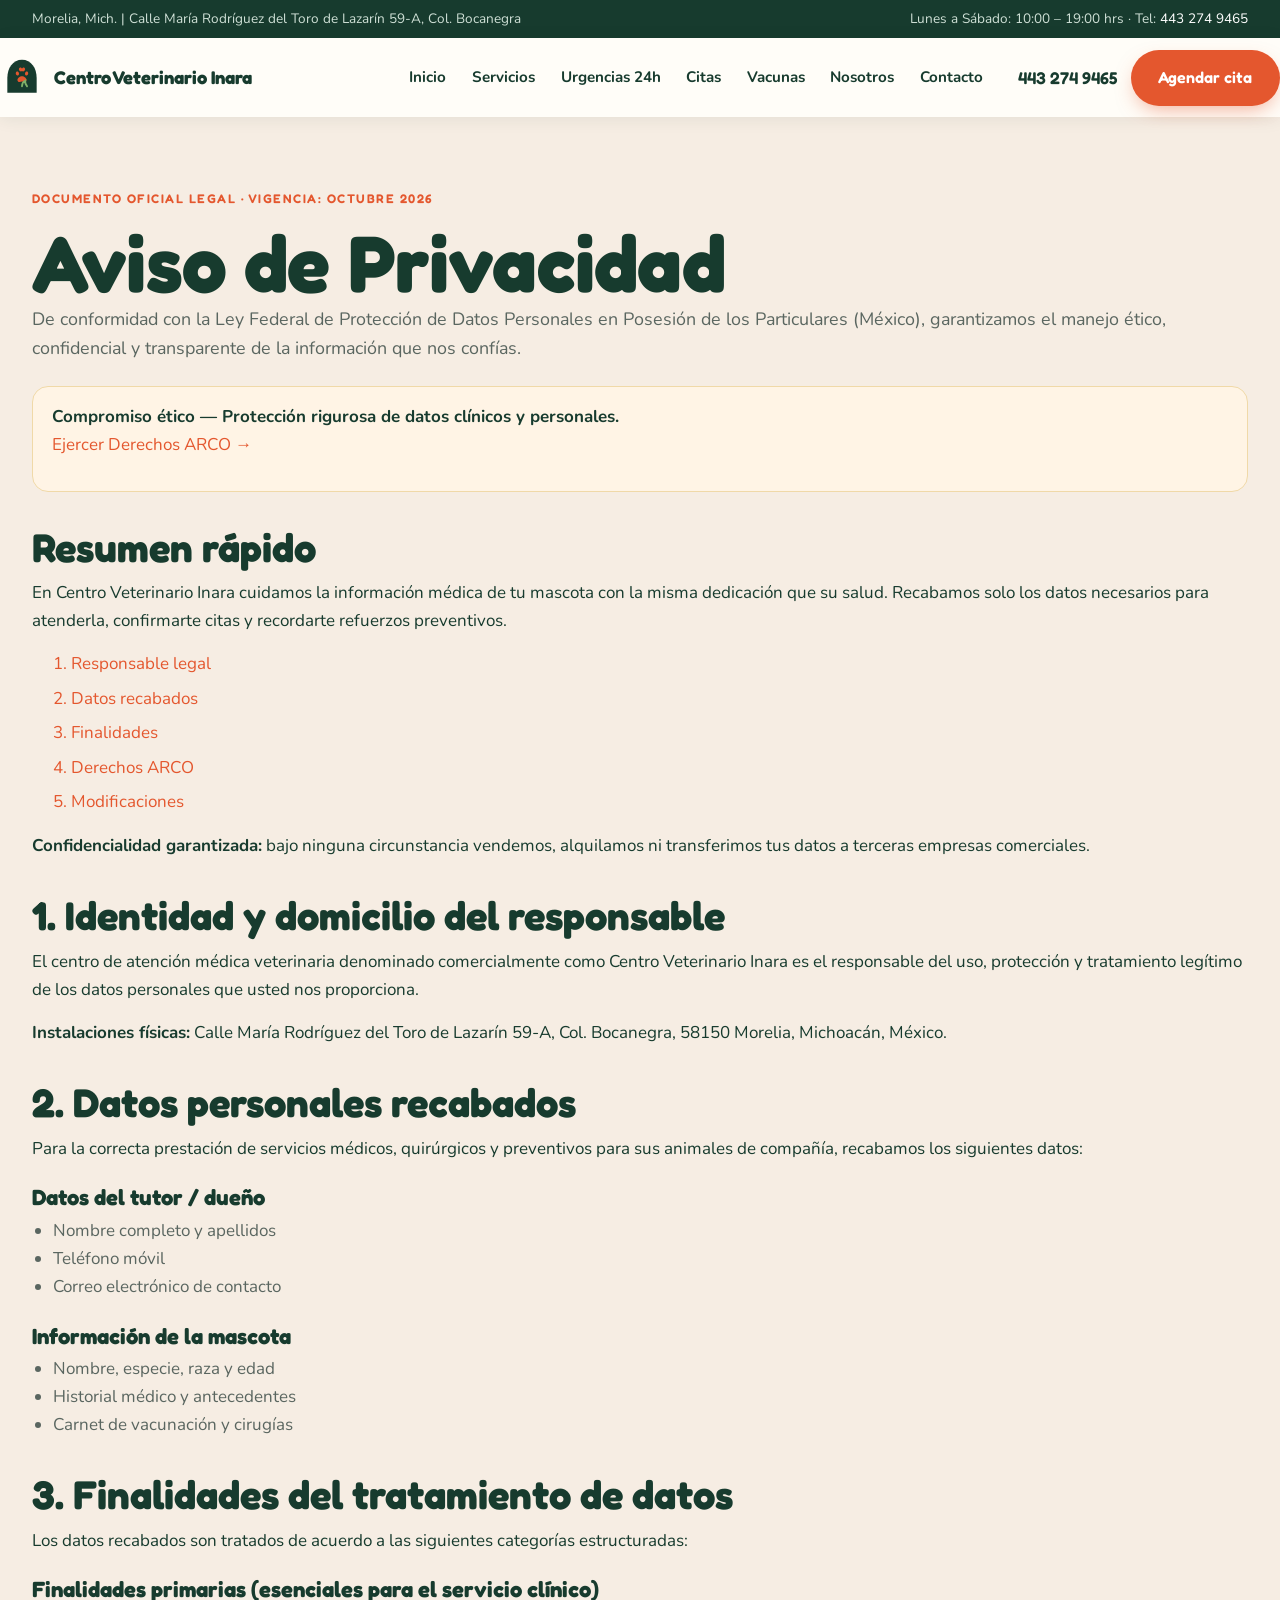
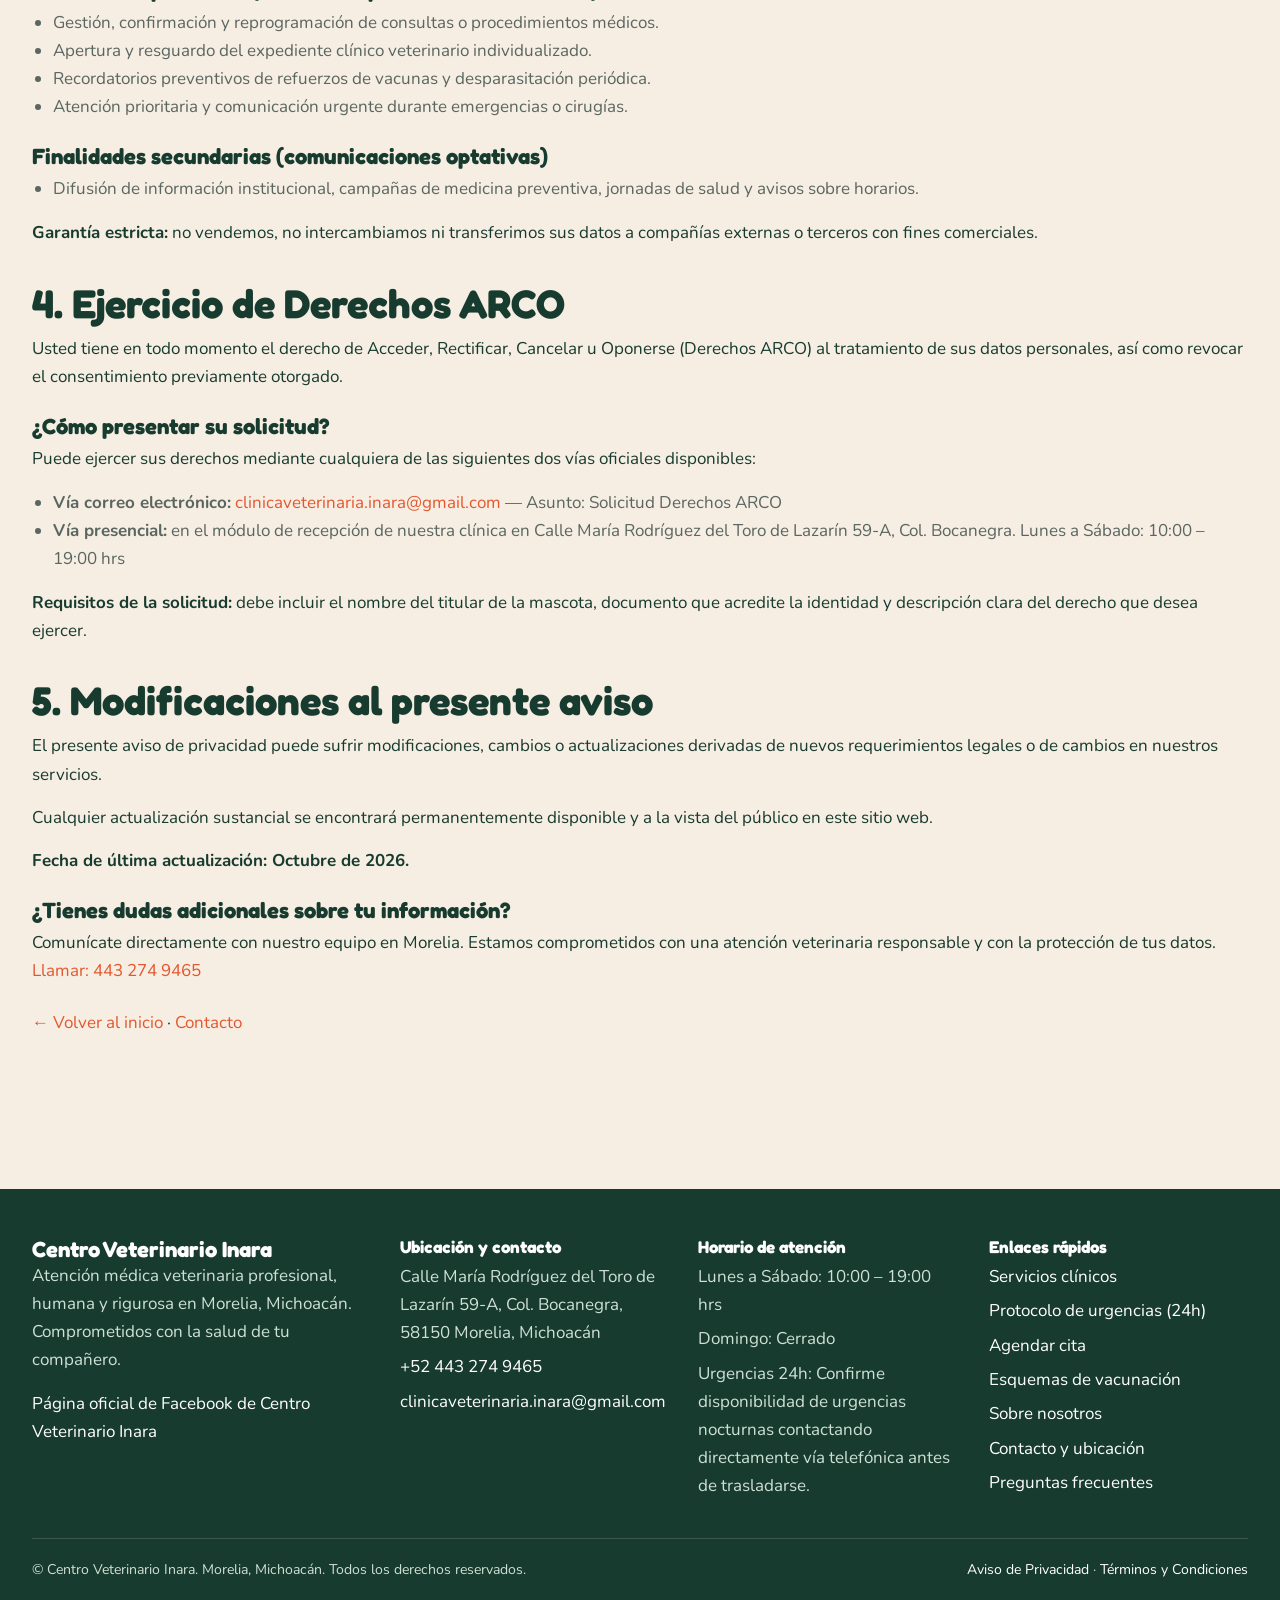
<file: privacidad.html>
<!DOCTYPE html>
<html lang="es-MX">
<head>
<meta charset="utf-8">
<meta name="viewport" content="width=device-width, initial-scale=1">
<title>Aviso de Privacidad | Centro Veterinario Inara</title>
<meta name="description" content="Aviso de privacidad de Centro Veterinario Inara: datos recabados, finalidades y derechos ARCO.">
<link rel="preconnect" href="https://fonts.googleapis.com">
<link rel="preconnect" href="https://fonts.gstatic.com" crossorigin>
<link href="https://fonts.googleapis.com/css2?family=Fredoka:wght@500;600;700&family=Nunito:wght@400;600;700&display=swap" rel="stylesheet">
<link rel="stylesheet" href="assets/css/style.css">

</head>
<body>
<a href="#contenido" style="position:absolute;left:-9999px">Saltar al contenido</a>
<div class="topbar"><div class="container"><span>Morelia, Mich. | Calle María Rodríguez del Toro de Lazarín 59-A, Col. Bocanegra</span><span>Lunes a Sábado: 10:00 – 19:00 hrs · Tel: <a href="tel:+524432749465">443 274 9465</a></span></div></div>
<header class="site-header"><div class="container header-in">
<a class="logo" href="index.html"><svg width="44" height="44" viewBox="0 0 48 48" aria-hidden="true"><path d="M24 4C14 4 8 13 8 24v16h32V24C40 13 34 4 24 4z" fill="#173B2E"/><path d="M24 22c-2.4 0-5 2.2-5 4.2 0 1.4 1 2.2 2.4 2.2.9 0 1.7-.5 2.6-.5s1.7.5 2.6.5c1.4 0 2.4-.8 2.4-2.2 0-2-2.6-4.2-5-4.2zM18.5 17c-1 .3-1.5 1.6-1.2 2.7.2 1.1 1.3 1.8 2.2 1.5.9-.3 1.4-1.4 1.2-2.5-.3-1.1-1.2-1.9-2.2-1.7zm11 0c-.9-.2-1.9.6-2.2 1.7-.2 1.1.3 2.2 1.2 2.5.9.3 1.9-.4 2.2-1.5.3-1.1-.2-2.4-1.2-2.7zM21.8 12.5c-1 .4-1.5 1.7-1 2.9.4 1.1 1.5 1.7 2.4 1.4.9-.4 1.4-1.6 1-2.7-.4-1.1-1.4-1.9-2.4-1.6zm4.4 0c-1-.3-2 .5-2.4 1.6-.4 1.1.1 2.3 1 2.7.9.3 2-.3 2.4-1.4.5-1.2 0-2.5-1-2.9z" fill="#E4572E"/><path d="M24 33c0-3 1.5-5 3.5-6-.3 2.5.5 4.5 2 6" stroke="#7FB069" stroke-width="2" fill="none" stroke-linecap="round"/></svg><span>Centro Veterinario Inara</span></a>
<button class="nav-toggle" aria-expanded="false" aria-controls="main-nav" aria-label="Abrir menú">☰</button>
<nav class="main-nav" id="main-nav" aria-label="Navegación principal"><a href="index.html">Inicio</a><a href="servicios.html">Servicios</a><a href="urgencias-24h.html">Urgencias 24h</a><a href="citas.html">Citas</a><a href="vacunas.html">Vacunas</a><a href="nosotros.html">Nosotros</a><a href="contacto.html">Contacto</a></nav>
<div class="header-cta"><a class="header-phone" href="tel:+524432749465">443 274 9465</a><a class="btn btn-terra pulse" href="citas.html">Agendar cita</a></div>
</div></header>
<main id="contenido">

<section class="section legal"><div class="container">
<p class="eyebrow">Documento oficial legal · Vigencia: Octubre 2026</p>
<h1>Aviso de Privacidad</h1>
<p class="lead">De conformidad con la Ley Federal de Protección de Datos Personales en Posesión de los Particulares (México), garantizamos el manejo ético, confidencial y transparente de la información que nos confías.</p>
<div class="notice"><strong>Compromiso ético — Protección rigurosa de datos clínicos y personales.</strong><p><a href="mailto:clinicaveterinaria.inara@gmail.com">Ejercer Derechos ARCO →</a></p></div>
<h2>Resumen rápido</h2><p>En Centro Veterinario Inara cuidamos la información médica de tu mascota con la misma dedicación que su salud. Recabamos solo los datos necesarios para atenderla, confirmarte citas y recordarte refuerzos preventivos.</p>
<ul class="toc"><li><a href="#pv1">1. Responsable legal</a></li><li><a href="#pv2">2. Datos recabados</a></li><li><a href="#pv3">3. Finalidades</a></li><li><a href="#pv4">4. Derechos ARCO</a></li><li><a href="#pv5">5. Modificaciones</a></li></ul>
<p><strong>Confidencialidad garantizada:</strong> bajo ninguna circunstancia vendemos, alquilamos ni transferimos tus datos a terceras empresas comerciales.</p>
<h2 id="pv1">1. Identidad y domicilio del responsable</h2><p>El centro de atención médica veterinaria denominado comercialmente como Centro Veterinario Inara es el responsable del uso, protección y tratamiento legítimo de los datos personales que usted nos proporciona.</p><p><strong>Instalaciones físicas:</strong> Calle María Rodríguez del Toro de Lazarín 59-A, Col. Bocanegra, 58150 Morelia, Michoacán, México.</p>
<h2 id="pv2">2. Datos personales recabados</h2><p>Para la correcta prestación de servicios médicos, quirúrgicos y preventivos para sus animales de compañía, recabamos los siguientes datos:</p>
<h3>Datos del tutor / dueño</h3><ul><li>Nombre completo y apellidos</li><li>Teléfono móvil</li><li>Correo electrónico de contacto</li></ul>
<h3>Información de la mascota</h3><ul><li>Nombre, especie, raza y edad</li><li>Historial médico y antecedentes</li><li>Carnet de vacunación y cirugías</li></ul>
<h2 id="pv3">3. Finalidades del tratamiento de datos</h2><p>Los datos recabados son tratados de acuerdo a las siguientes categorías estructuradas:</p>
<h3>Finalidades primarias (esenciales para el servicio clínico)</h3><ul><li>Gestión, confirmación y reprogramación de consultas o procedimientos médicos.</li><li>Apertura y resguardo del expediente clínico veterinario individualizado.</li><li>Recordatorios preventivos de refuerzos de vacunas y desparasitación periódica.</li><li>Atención prioritaria y comunicación urgente durante emergencias o cirugías.</li></ul>
<h3>Finalidades secundarias (comunicaciones optativas)</h3><ul><li>Difusión de información institucional, campañas de medicina preventiva, jornadas de salud y avisos sobre horarios.</li></ul>
<p><strong>Garantía estricta:</strong> no vendemos, no intercambiamos ni transferimos sus datos a compañías externas o terceros con fines comerciales.</p>
<h2 id="pv4">4. Ejercicio de Derechos ARCO</h2><p>Usted tiene en todo momento el derecho de Acceder, Rectificar, Cancelar u Oponerse (Derechos ARCO) al tratamiento de sus datos personales, así como revocar el consentimiento previamente otorgado.</p>
<h3>¿Cómo presentar su solicitud?</h3><p>Puede ejercer sus derechos mediante cualquiera de las siguientes dos vías oficiales disponibles:</p><ul><li><strong>Vía correo electrónico:</strong> <a href="mailto:clinicaveterinaria.inara@gmail.com?subject=Solicitud%20Derechos%20ARCO">clinicaveterinaria.inara@gmail.com</a> — Asunto: Solicitud Derechos ARCO</li><li><strong>Vía presencial:</strong> en el módulo de recepción de nuestra clínica en Calle María Rodríguez del Toro de Lazarín 59-A, Col. Bocanegra. Lunes a Sábado: 10:00 – 19:00 hrs</li></ul>
<p><strong>Requisitos de la solicitud:</strong> debe incluir el nombre del titular de la mascota, documento que acredite la identidad y descripción clara del derecho que desea ejercer.</p>
<h2 id="pv5">5. Modificaciones al presente aviso</h2><p>El presente aviso de privacidad puede sufrir modificaciones, cambios o actualizaciones derivadas de nuevos requerimientos legales o de cambios en nuestros servicios.</p><p>Cualquier actualización sustancial se encontrará permanentemente disponible y a la vista del público en este sitio web.</p><p><strong>Fecha de última actualización: Octubre de 2026.</strong></p>
<h3>¿Tienes dudas adicionales sobre tu información?</h3><p>Comunícate directamente con nuestro equipo en Morelia. Estamos comprometidos con una atención veterinaria responsable y con la protección de tus datos. <a href="tel:+524432749465">Llamar: 443 274 9465</a></p>
<p class="mt"><a href="index.html">← Volver al inicio</a> · <a href="contacto.html">Contacto</a></p>
</div></section>

</main>
<footer class="site-footer"><div class="container">
<div class="footer-grid">
<div><h3>Centro Veterinario Inara</h3><p>Atención médica veterinaria profesional, humana y rigurosa en Morelia, Michoacán. Comprometidos con la salud de tu compañero.</p><p><a href="https://www.facebook.com/inaraveterinaria/" target="_blank" rel="noopener">Página oficial de Facebook de Centro Veterinario Inara</a></p></div>
<div><h4>Ubicación y contacto</h4><ul><li>Calle María Rodríguez del Toro de Lazarín 59-A, Col. Bocanegra, 58150 Morelia, Michoacán</li><li><a href="tel:+524432749465">+52 443 274 9465</a></li><li><a href="mailto:clinicaveterinaria.inara@gmail.com">clinicaveterinaria.inara@gmail.com</a></li></ul></div>
<div><h4>Horario de atención</h4><ul><li>Lunes a Sábado: 10:00 – 19:00 hrs</li><li>Domingo: Cerrado</li><li>Urgencias 24h: Confirme disponibilidad de urgencias nocturnas contactando directamente vía telefónica antes de trasladarse.</li></ul></div>
<div><h4>Enlaces rápidos</h4><ul><li><a href="servicios.html">Servicios clínicos</a></li><li><a href="urgencias-24h.html">Protocolo de urgencias (24h)</a></li><li><a href="citas.html">Agendar cita</a></li><li><a href="vacunas.html">Esquemas de vacunación</a></li><li><a href="nosotros.html">Sobre nosotros</a></li><li><a href="contacto.html">Contacto y ubicación</a></li><li><a href="preguntas.html">Preguntas frecuentes</a></li></ul></div>
</div>
<div class="subfooter"><span>© Centro Veterinario Inara. Morelia, Michoacán. Todos los derechos reservados.</span><span><a href="privacidad.html">Aviso de Privacidad</a> · <a href="terminos.html">Términos y Condiciones</a></span></div>
</div></footer>
<div class="sticky-bar" role="navigation" aria-label="Acciones rápidas"><a href="tel:+524432749465">Llamar</a><a href="citas.html">Agendar</a></div>
<script src="assets/js/main.js"></script>
</body>
</html>
</file>
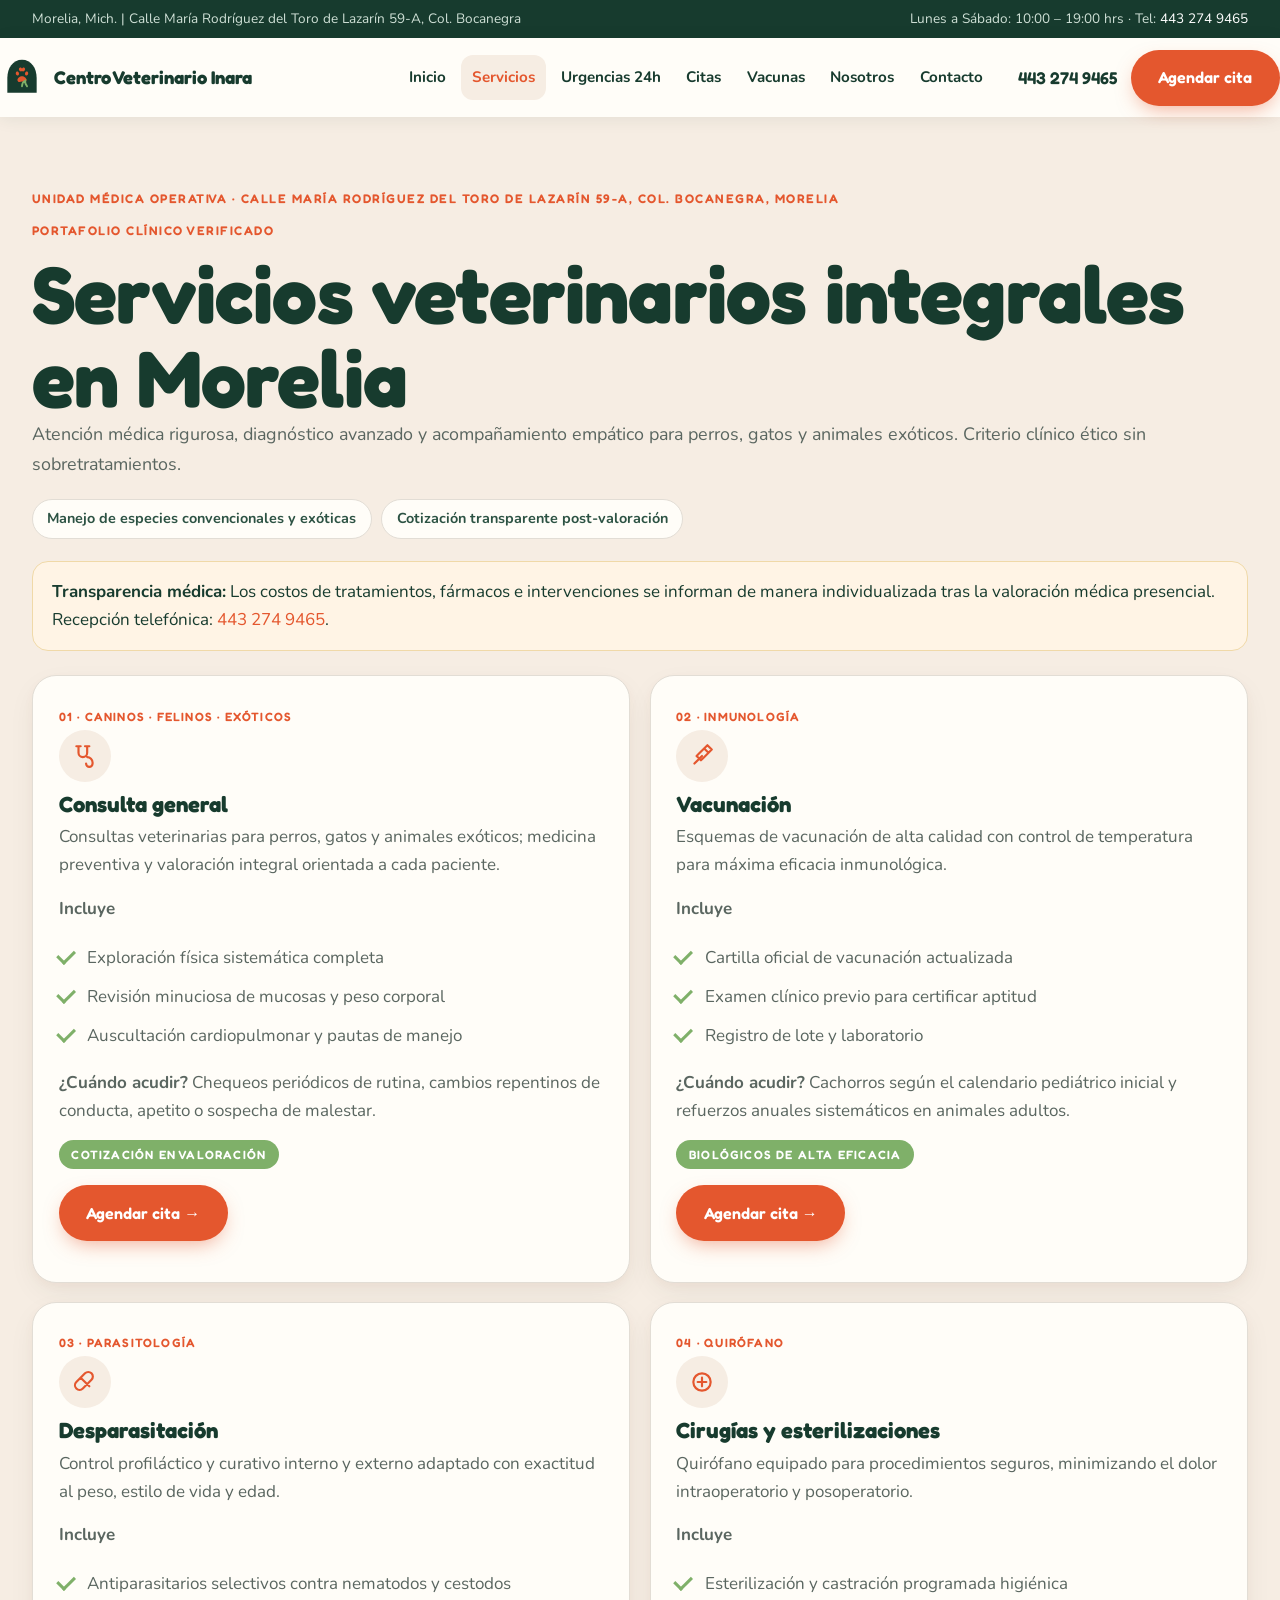
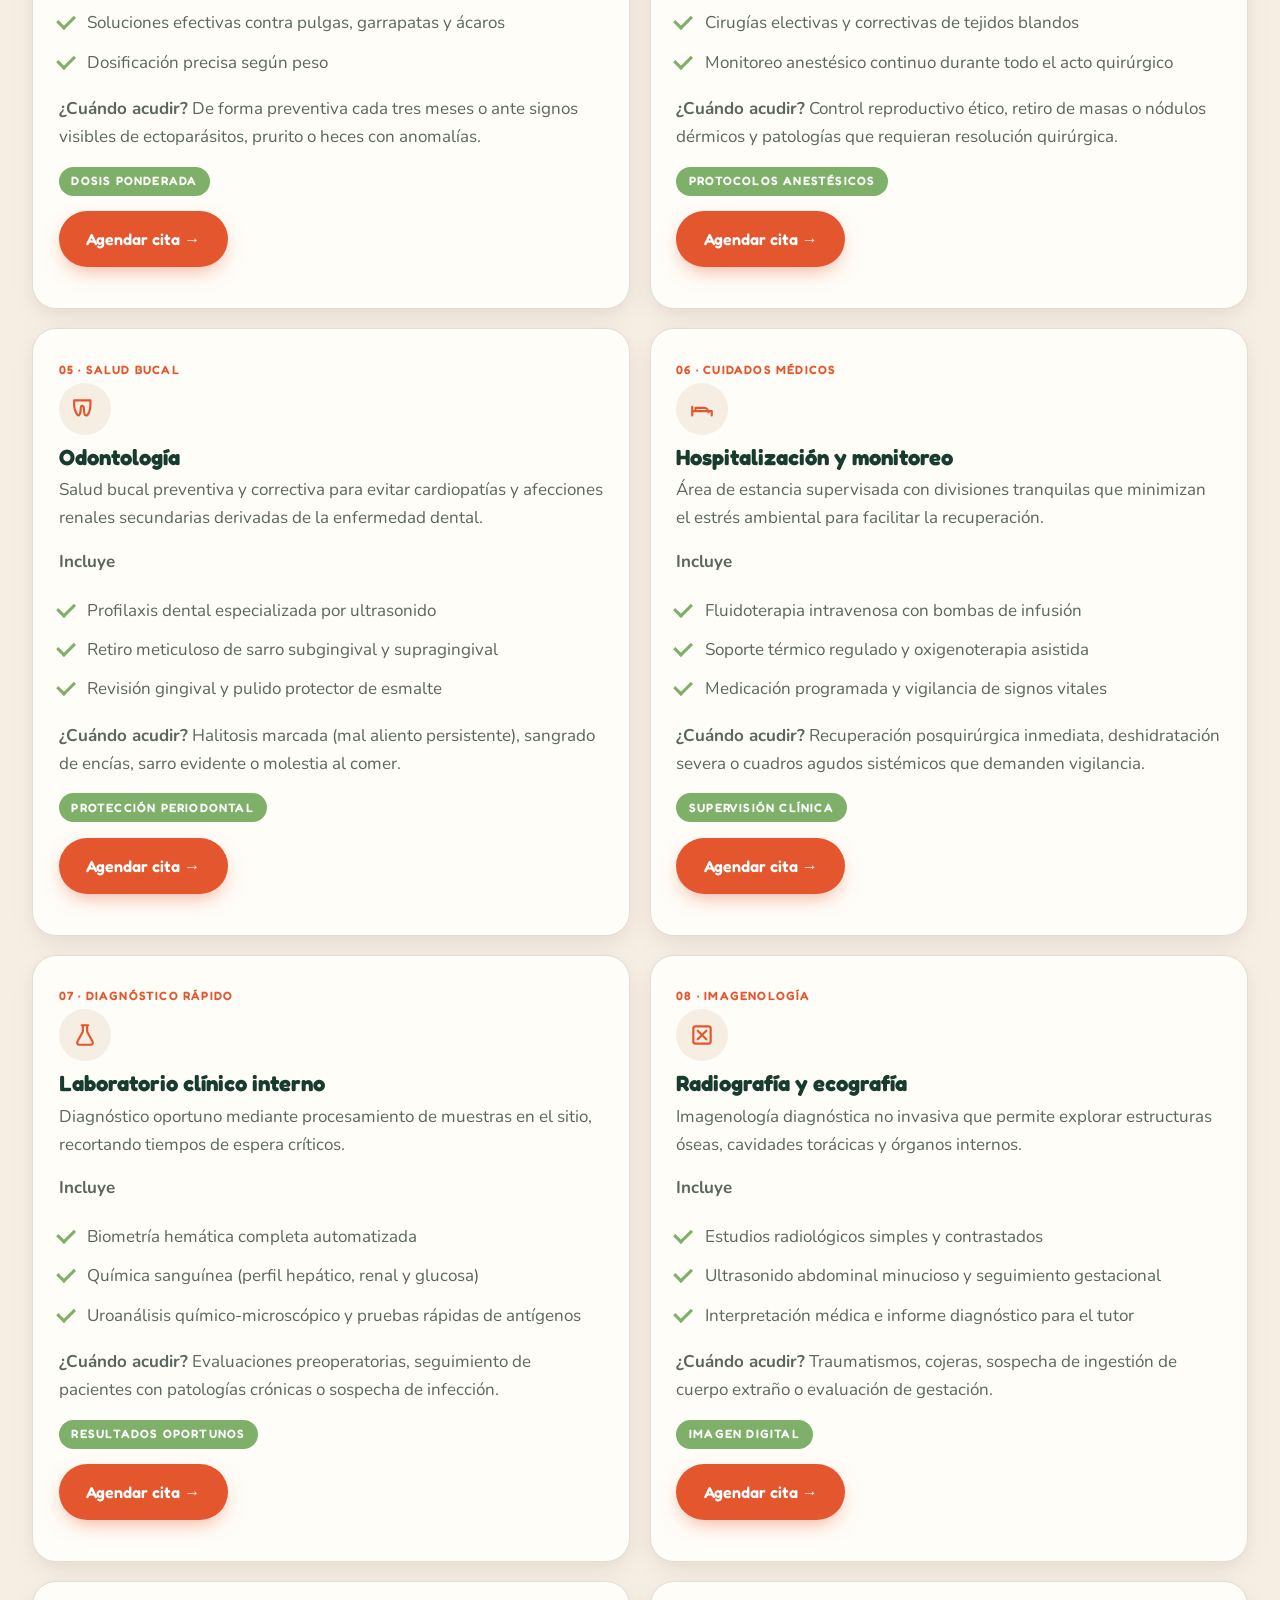
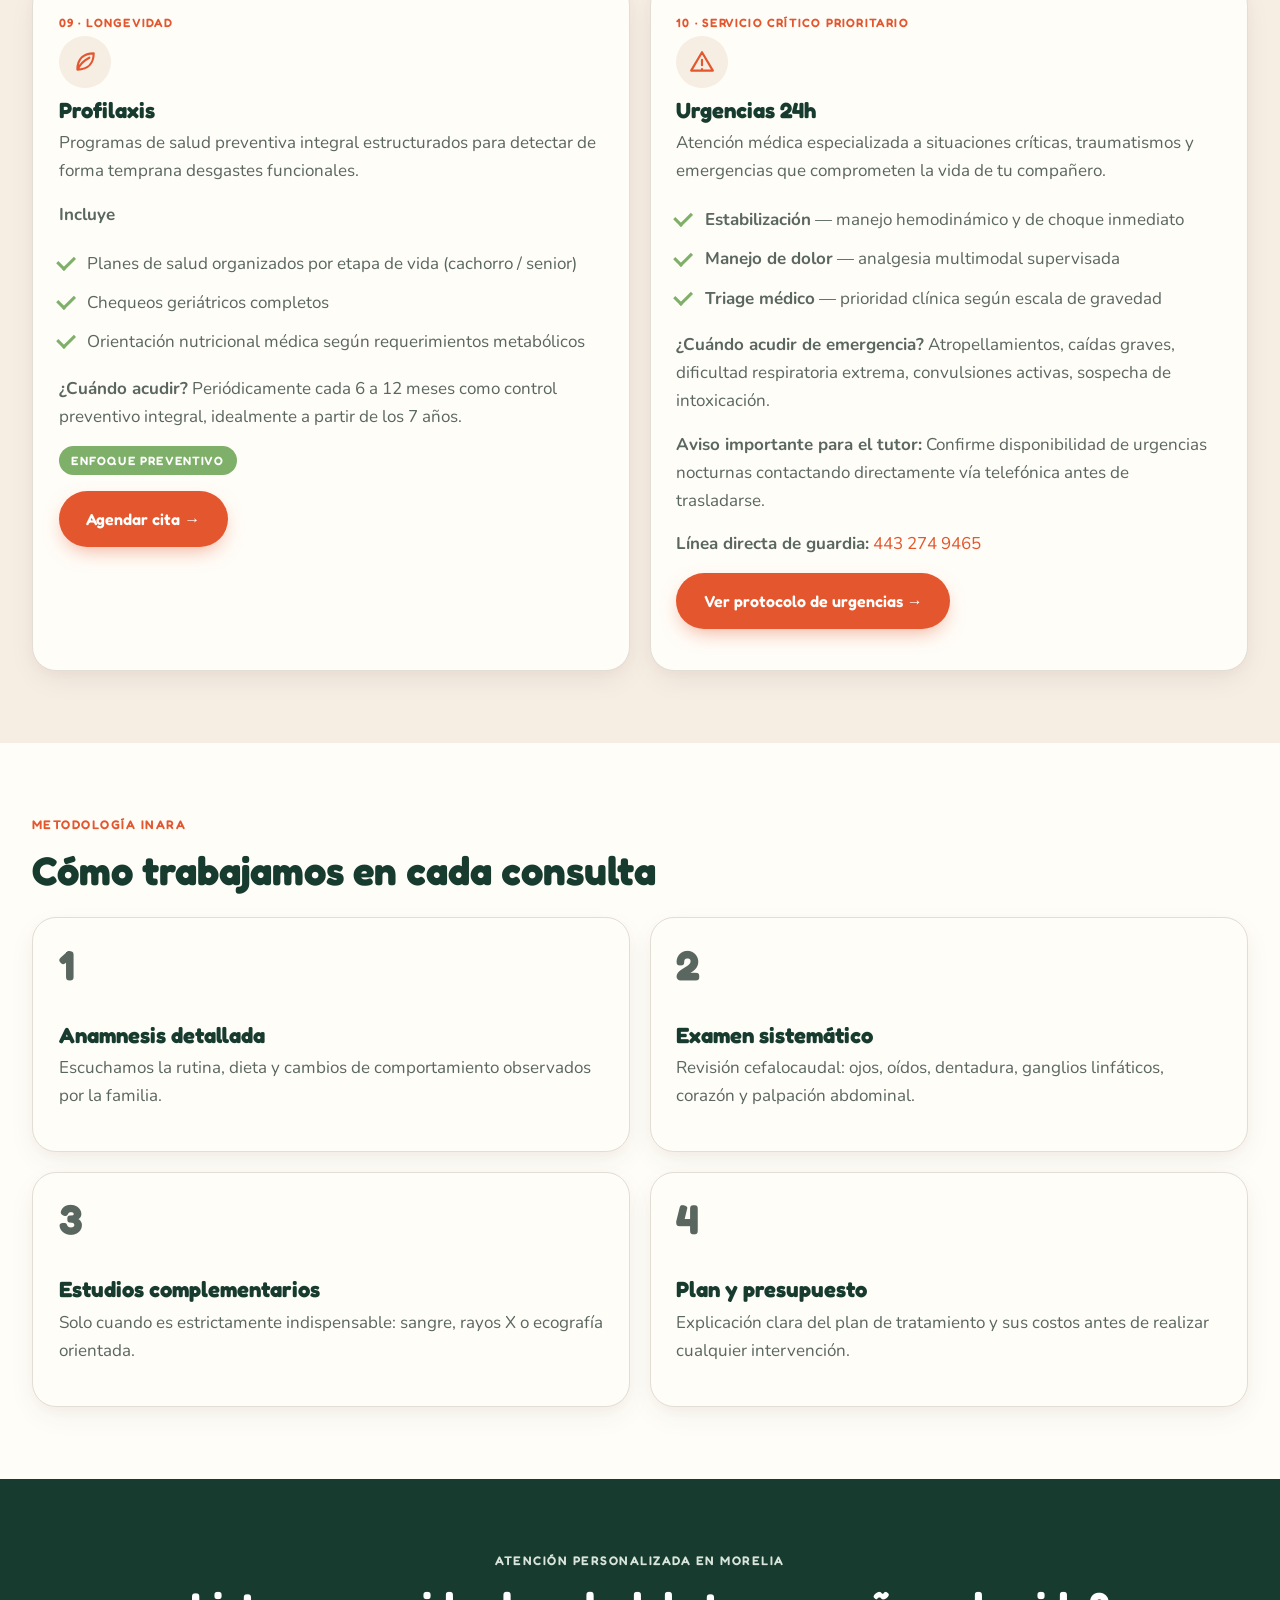
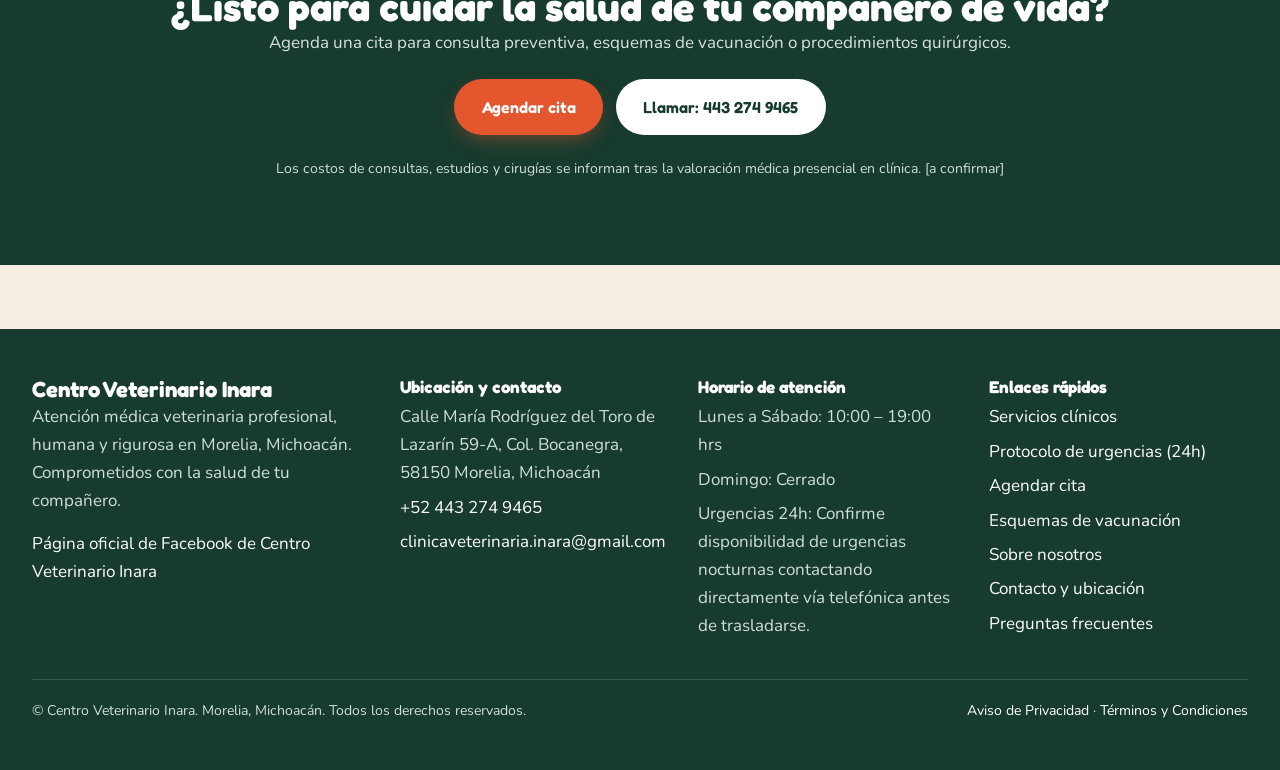
<file: servicios.html>
<!DOCTYPE html>
<html lang="es-MX">
<head>
<meta charset="utf-8">
<meta name="viewport" content="width=device-width, initial-scale=1">
<title>Servicios veterinarios | Centro Veterinario Inara</title>
<meta name="description" content="Los 10 servicios verificados de Centro Veterinario Inara en Morelia: consultas, vacunación, cirugía, laboratorio, urgencias 24h y más.">
<link rel="preconnect" href="https://fonts.googleapis.com">
<link rel="preconnect" href="https://fonts.gstatic.com" crossorigin>
<link href="https://fonts.googleapis.com/css2?family=Fredoka:wght@500;600;700&family=Nunito:wght@400;600;700&display=swap" rel="stylesheet">
<link rel="stylesheet" href="assets/css/style.css">

</head>
<body>
<a href="#contenido" style="position:absolute;left:-9999px">Saltar al contenido</a>
<div class="topbar"><div class="container"><span>Morelia, Mich. | Calle María Rodríguez del Toro de Lazarín 59-A, Col. Bocanegra</span><span>Lunes a Sábado: 10:00 – 19:00 hrs · Tel: <a href="tel:+524432749465">443 274 9465</a></span></div></div>
<header class="site-header"><div class="container header-in">
<a class="logo" href="index.html"><svg width="44" height="44" viewBox="0 0 48 48" aria-hidden="true"><path d="M24 4C14 4 8 13 8 24v16h32V24C40 13 34 4 24 4z" fill="#173B2E"/><path d="M24 22c-2.4 0-5 2.2-5 4.2 0 1.4 1 2.2 2.4 2.2.9 0 1.7-.5 2.6-.5s1.7.5 2.6.5c1.4 0 2.4-.8 2.4-2.2 0-2-2.6-4.2-5-4.2zM18.5 17c-1 .3-1.5 1.6-1.2 2.7.2 1.1 1.3 1.8 2.2 1.5.9-.3 1.4-1.4 1.2-2.5-.3-1.1-1.2-1.9-2.2-1.7zm11 0c-.9-.2-1.9.6-2.2 1.7-.2 1.1.3 2.2 1.2 2.5.9.3 1.9-.4 2.2-1.5.3-1.1-.2-2.4-1.2-2.7zM21.8 12.5c-1 .4-1.5 1.7-1 2.9.4 1.1 1.5 1.7 2.4 1.4.9-.4 1.4-1.6 1-2.7-.4-1.1-1.4-1.9-2.4-1.6zm4.4 0c-1-.3-2 .5-2.4 1.6-.4 1.1.1 2.3 1 2.7.9.3 2-.3 2.4-1.4.5-1.2 0-2.5-1-2.9z" fill="#E4572E"/><path d="M24 33c0-3 1.5-5 3.5-6-.3 2.5.5 4.5 2 6" stroke="#7FB069" stroke-width="2" fill="none" stroke-linecap="round"/></svg><span>Centro Veterinario Inara</span></a>
<button class="nav-toggle" aria-expanded="false" aria-controls="main-nav" aria-label="Abrir menú">☰</button>
<nav class="main-nav" id="main-nav" aria-label="Navegación principal"><a href="index.html">Inicio</a><a href="servicios.html" aria-current="page">Servicios</a><a href="urgencias-24h.html">Urgencias 24h</a><a href="citas.html">Citas</a><a href="vacunas.html">Vacunas</a><a href="nosotros.html">Nosotros</a><a href="contacto.html">Contacto</a></nav>
<div class="header-cta"><a class="header-phone" href="tel:+524432749465">443 274 9465</a><a class="btn btn-terra pulse" href="citas.html">Agendar cita</a></div>
</div></header>
<main id="contenido">

<section class="section"><div class="container">
<p class="eyebrow">Unidad médica operativa · Calle María Rodríguez del Toro de Lazarín 59-A, Col. Bocanegra, Morelia</p>
<p class="eyebrow">Portafolio clínico verificado</p>
<h1>Servicios veterinarios integrales en Morelia</h1>
<p class="lead">Atención médica rigurosa, diagnóstico avanzado y acompañamiento empático para perros, gatos y animales exóticos. Criterio clínico ético sin sobretratamientos.</p>
<ul class="chips"><li>Manejo de especies convencionales y exóticas</li><li>Cotización transparente post-valoración</li></ul>
<div class="notice"><strong>Transparencia médica:</strong> Los costos de tratamientos, fármacos e intervenciones se informan de manera individualizada tras la valoración médica presencial. Recepción telefónica: <a href="tel:+524432749465">443 274 9465</a>.</div>
<div class="grid grid-2 mt">
<article class="card" id="consulta"><span class="tag">01 · Caninos · Felinos · Exóticos</span><span class="icon-dot"><svg viewBox="0 0 24 24" aria-hidden="true"><path d="M6 3v6a4 4 0 0 0 8 0V3M4 3h4M12 3h4M14 13a5 5 0 0 1 5 5v1a3 3 0 0 1-6 0"/></svg></span><h3>Consulta general</h3><p>Consultas veterinarias para perros, gatos y animales exóticos; medicina preventiva y valoración integral orientada a cada paciente.</p>
<p><strong>Incluye</strong></p><ul class="check-list"><li>Exploración física sistemática completa</li><li>Revisión minuciosa de mucosas y peso corporal</li><li>Auscultación cardiopulmonar y pautas de manejo</li></ul>
<p><strong>¿Cuándo acudir?</strong> Chequeos periódicos de rutina, cambios repentinos de conducta, apetito o sospecha de malestar.</p>
<p><span class="badge">Cotización en valoración</span></p>
<p><a class="btn btn-terra" href="citas.html">Agendar cita →</a></p></article><article class="card" id="vacunacion"><span class="tag">02 · Inmunología</span><span class="icon-dot"><svg viewBox="0 0 24 24" aria-hidden="true"><path d="M5 19l7-7M7 12l2-2 8-8 4 4-8 8-2 2zM14 5l4 4"/></svg></span><h3>Vacunación</h3><p>Esquemas de vacunación de alta calidad con control de temperatura para máxima eficacia inmunológica.</p>
<p><strong>Incluye</strong></p><ul class="check-list"><li>Cartilla oficial de vacunación actualizada</li><li>Examen clínico previo para certificar aptitud</li><li>Registro de lote y laboratorio</li></ul>
<p><strong>¿Cuándo acudir?</strong> Cachorros según el calendario pediátrico inicial y refuerzos anuales sistemáticos en animales adultos.</p>
<p><span class="badge">Biológicos de alta eficacia</span></p>
<p><a class="btn btn-terra" href="citas.html">Agendar cita →</a></p></article><article class="card" id="desparasitacion"><span class="tag">03 · Parasitología</span><span class="icon-dot"><svg viewBox="0 0 24 24" aria-hidden="true"><path d="M4 12l8-8a4 4 0 0 1 6 6l-8 8a4 4 0 0 1-6-6zM8 8l8 8"/></svg></span><h3>Desparasitación</h3><p>Control profiláctico y curativo interno y externo adaptado con exactitud al peso, estilo de vida y edad.</p>
<p><strong>Incluye</strong></p><ul class="check-list"><li>Antiparasitarios selectivos contra nematodos y cestodos</li><li>Soluciones efectivas contra pulgas, garrapatas y ácaros</li><li>Dosificación precisa según peso</li></ul>
<p><strong>¿Cuándo acudir?</strong> De forma preventiva cada tres meses o ante signos visibles de ectoparásitos, prurito o heces con anomalías.</p>
<p><span class="badge">Dosis ponderada</span></p>
<p><a class="btn btn-terra" href="citas.html">Agendar cita →</a></p></article><article class="card" id="cirugia"><span class="tag">04 · Quirófano</span><span class="icon-dot"><svg viewBox="0 0 24 24" aria-hidden="true"><circle cx="12" cy="12" r="8"/><path d="M12 8v8M8 12h8"/></svg></span><h3>Cirugías y esterilizaciones</h3><p>Quirófano equipado para procedimientos seguros, minimizando el dolor intraoperatorio y posoperatorio.</p>
<p><strong>Incluye</strong></p><ul class="check-list"><li>Esterilización y castración programada higiénica</li><li>Cirugías electivas y correctivas de tejidos blandos</li><li>Monitoreo anestésico continuo durante todo el acto quirúrgico</li></ul>
<p><strong>¿Cuándo acudir?</strong> Control reproductivo ético, retiro de masas o nódulos dérmicos y patologías que requieran resolución quirúrgica.</p>
<p><span class="badge">Protocolos anestésicos</span></p>
<p><a class="btn btn-terra" href="citas.html">Agendar cita →</a></p></article><article class="card" id="odontologia"><span class="tag">05 · Salud bucal</span><span class="icon-dot"><svg viewBox="0 0 24 24" aria-hidden="true"><path d="M7 4h10v5c0 4-2 9-4 9s-2-4-2-6-1-3-2-3-1 2-1 4-1 5-2 5-4-5-4-9V4z"/></svg></span><h3>Odontología</h3><p>Salud bucal preventiva y correctiva para evitar cardiopatías y afecciones renales secundarias derivadas de la enfermedad dental.</p>
<p><strong>Incluye</strong></p><ul class="check-list"><li>Profilaxis dental especializada por ultrasonido</li><li>Retiro meticuloso de sarro subgingival y supragingival</li><li>Revisión gingival y pulido protector de esmalte</li></ul>
<p><strong>¿Cuándo acudir?</strong> Halitosis marcada (mal aliento persistente), sangrado de encías, sarro evidente o molestia al comer.</p>
<p><span class="badge">Protección periodontal</span></p>
<p><a class="btn btn-terra" href="citas.html">Agendar cita →</a></p></article><article class="card" id="hospitalizacion"><span class="tag">06 · Cuidados médicos</span><span class="icon-dot"><svg viewBox="0 0 24 24" aria-hidden="true"><path d="M3 18v-8M3 14h18v4M6 14v-3h8a4 4 0 0 1 4 4"/></svg></span><h3>Hospitalización y monitoreo</h3><p>Área de estancia supervisada con divisiones tranquilas que minimizan el estrés ambiental para facilitar la recuperación.</p>
<p><strong>Incluye</strong></p><ul class="check-list"><li>Fluidoterapia intravenosa con bombas de infusión</li><li>Soporte térmico regulado y oxigenoterapia asistida</li><li>Medicación programada y vigilancia de signos vitales</li></ul>
<p><strong>¿Cuándo acudir?</strong> Recuperación posquirúrgica inmediata, deshidratación severa o cuadros agudos sistémicos que demanden vigilancia.</p>
<p><span class="badge">Supervisión clínica</span></p>
<p><a class="btn btn-terra" href="citas.html">Agendar cita →</a></p></article><article class="card" id="laboratorio"><span class="tag">07 · Diagnóstico rápido</span><span class="icon-dot"><svg viewBox="0 0 24 24" aria-hidden="true"><path d="M9 3h6M10 3v6l-5 9a2 2 0 0 0 2 3h10a2 2 0 0 0 2-3l-5-9V3"/></svg></span><h3>Laboratorio clínico interno</h3><p>Diagnóstico oportuno mediante procesamiento de muestras en el sitio, recortando tiempos de espera críticos.</p>
<p><strong>Incluye</strong></p><ul class="check-list"><li>Biometría hemática completa automatizada</li><li>Química sanguínea (perfil hepático, renal y glucosa)</li><li>Uroanálisis químico-microscópico y pruebas rápidas de antígenos</li></ul>
<p><strong>¿Cuándo acudir?</strong> Evaluaciones preoperatorias, seguimiento de pacientes con patologías crónicas o sospecha de infección.</p>
<p><span class="badge">Resultados oportunos</span></p>
<p><a class="btn btn-terra" href="citas.html">Agendar cita →</a></p></article><article class="card" id="imagen"><span class="tag">08 · Imagenología</span><span class="icon-dot"><svg viewBox="0 0 24 24" aria-hidden="true"><rect x="4" y="4" width="16" height="16" rx="2"/><path d="M8 8l8 8M16 8l-8 8"/></svg></span><h3>Radiografía y ecografía</h3><p>Imagenología diagnóstica no invasiva que permite explorar estructuras óseas, cavidades torácicas y órganos internos.</p>
<p><strong>Incluye</strong></p><ul class="check-list"><li>Estudios radiológicos simples y contrastados</li><li>Ultrasonido abdominal minucioso y seguimiento gestacional</li><li>Interpretación médica e informe diagnóstico para el tutor</li></ul>
<p><strong>¿Cuándo acudir?</strong> Traumatismos, cojeras, sospecha de ingestión de cuerpo extraño o evaluación de gestación.</p>
<p><span class="badge">Imagen digital</span></p>
<p><a class="btn btn-terra" href="citas.html">Agendar cita →</a></p></article><article class="card" id="profilaxis"><span class="tag">09 · Longevidad</span><span class="icon-dot"><svg viewBox="0 0 24 24" aria-hidden="true"><path d="M5 19C5 9 11 4 20 4c0 9-5 15-15 15zM5 19c3-6 7-9 11-11"/></svg></span><h3>Profilaxis</h3><p>Programas de salud preventiva integral estructurados para detectar de forma temprana desgastes funcionales.</p>
<p><strong>Incluye</strong></p><ul class="check-list"><li>Planes de salud organizados por etapa de vida (cachorro / senior)</li><li>Chequeos geriátricos completos</li><li>Orientación nutricional médica según requerimientos metabólicos</li></ul>
<p><strong>¿Cuándo acudir?</strong> Periódicamente cada 6 a 12 meses como control preventivo integral, idealmente a partir de los 7 años.</p>
<p><span class="badge">Enfoque preventivo</span></p>
<p><a class="btn btn-terra" href="citas.html">Agendar cita →</a></p></article>
<article class="card" id="urgencias"><span class="tag">10 · Servicio crítico prioritario</span><span class="icon-dot"><svg viewBox="0 0 24 24" aria-hidden="true"><path d="M12 3L2 20h20L12 3zM12 10v5M12 18.5v.5"/></svg></span><h3>Urgencias 24h</h3><p>Atención médica especializada a situaciones críticas, traumatismos y emergencias que comprometen la vida de tu compañero.</p>
<ul class="check-list"><li><strong>Estabilización</strong> — manejo hemodinámico y de choque inmediato</li><li><strong>Manejo de dolor</strong> — analgesia multimodal supervisada</li><li><strong>Triage médico</strong> — prioridad clínica según escala de gravedad</li></ul>
<p><strong>¿Cuándo acudir de emergencia?</strong> Atropellamientos, caídas graves, dificultad respiratoria extrema, convulsiones activas, sospecha de intoxicación.</p>
<p><strong>Aviso importante para el tutor:</strong> Confirme disponibilidad de urgencias nocturnas contactando directamente vía telefónica antes de trasladarse.</p>
<p><strong>Línea directa de guardia:</strong> <a href="tel:+524432749465">443 274 9465</a></p>
<p><a class="btn btn-terra" href="urgencias-24h.html">Ver protocolo de urgencias →</a></p></article>
</div></div></section>
<section class="section" style="background:var(--card)"><div class="container">
<p class="eyebrow">Metodología Inara</p><h2>Cómo trabajamos en cada consulta</h2>
<div class="grid grid-2 mt">
<article class="card"><p class="step-num">1</p><h3>Anamnesis detallada</h3><p>Escuchamos la rutina, dieta y cambios de comportamiento observados por la familia.</p></article>
<article class="card"><p class="step-num">2</p><h3>Examen sistemático</h3><p>Revisión cefalocaudal: ojos, oídos, dentadura, ganglios linfáticos, corazón y palpación abdominal.</p></article>
<article class="card"><p class="step-num">3</p><h3>Estudios complementarios</h3><p>Solo cuando es estrictamente indispensable: sangre, rayos X o ecografía orientada.</p></article>
<article class="card"><p class="step-num">4</p><h3>Plan y presupuesto</h3><p>Explicación clara del plan de tratamiento y sus costos antes de realizar cualquier intervención.</p></article>
</div></div></section>
<section class="section dark"><div class="container center"><p class="eyebrow">Atención personalizada en Morelia</p><h2>¿Listo para cuidar la salud de tu compañero de vida?</h2><p>Agenda una cita para consulta preventiva, esquemas de vacunación o procedimientos quirúrgicos.</p><div class="hero-ctas" style="justify-content:center"><a class="btn btn-terra" href="citas.html">Agendar cita</a><a class="btn btn-white" href="tel:+524432749465">Llamar: 443 274 9465</a></div><p class="hint" style="color:#CFE0D6">Los costos de consultas, estudios y cirugías se informan tras la valoración médica presencial en clínica. [a confirmar]</p></div></section>

</main>
<footer class="site-footer"><div class="container">
<div class="footer-grid">
<div><h3>Centro Veterinario Inara</h3><p>Atención médica veterinaria profesional, humana y rigurosa en Morelia, Michoacán. Comprometidos con la salud de tu compañero.</p><p><a href="https://www.facebook.com/inaraveterinaria/" target="_blank" rel="noopener">Página oficial de Facebook de Centro Veterinario Inara</a></p></div>
<div><h4>Ubicación y contacto</h4><ul><li>Calle María Rodríguez del Toro de Lazarín 59-A, Col. Bocanegra, 58150 Morelia, Michoacán</li><li><a href="tel:+524432749465">+52 443 274 9465</a></li><li><a href="mailto:clinicaveterinaria.inara@gmail.com">clinicaveterinaria.inara@gmail.com</a></li></ul></div>
<div><h4>Horario de atención</h4><ul><li>Lunes a Sábado: 10:00 – 19:00 hrs</li><li>Domingo: Cerrado</li><li>Urgencias 24h: Confirme disponibilidad de urgencias nocturnas contactando directamente vía telefónica antes de trasladarse.</li></ul></div>
<div><h4>Enlaces rápidos</h4><ul><li><a href="servicios.html">Servicios clínicos</a></li><li><a href="urgencias-24h.html">Protocolo de urgencias (24h)</a></li><li><a href="citas.html">Agendar cita</a></li><li><a href="vacunas.html">Esquemas de vacunación</a></li><li><a href="nosotros.html">Sobre nosotros</a></li><li><a href="contacto.html">Contacto y ubicación</a></li><li><a href="preguntas.html">Preguntas frecuentes</a></li></ul></div>
</div>
<div class="subfooter"><span>© Centro Veterinario Inara. Morelia, Michoacán. Todos los derechos reservados.</span><span><a href="privacidad.html">Aviso de Privacidad</a> · <a href="terminos.html">Términos y Condiciones</a></span></div>
</div></footer>
<div class="sticky-bar" role="navigation" aria-label="Acciones rápidas"><a href="tel:+524432749465">Llamar</a><a href="citas.html">Agendar</a></div>
<script src="assets/js/main.js"></script>
</body>
</html>
</file>
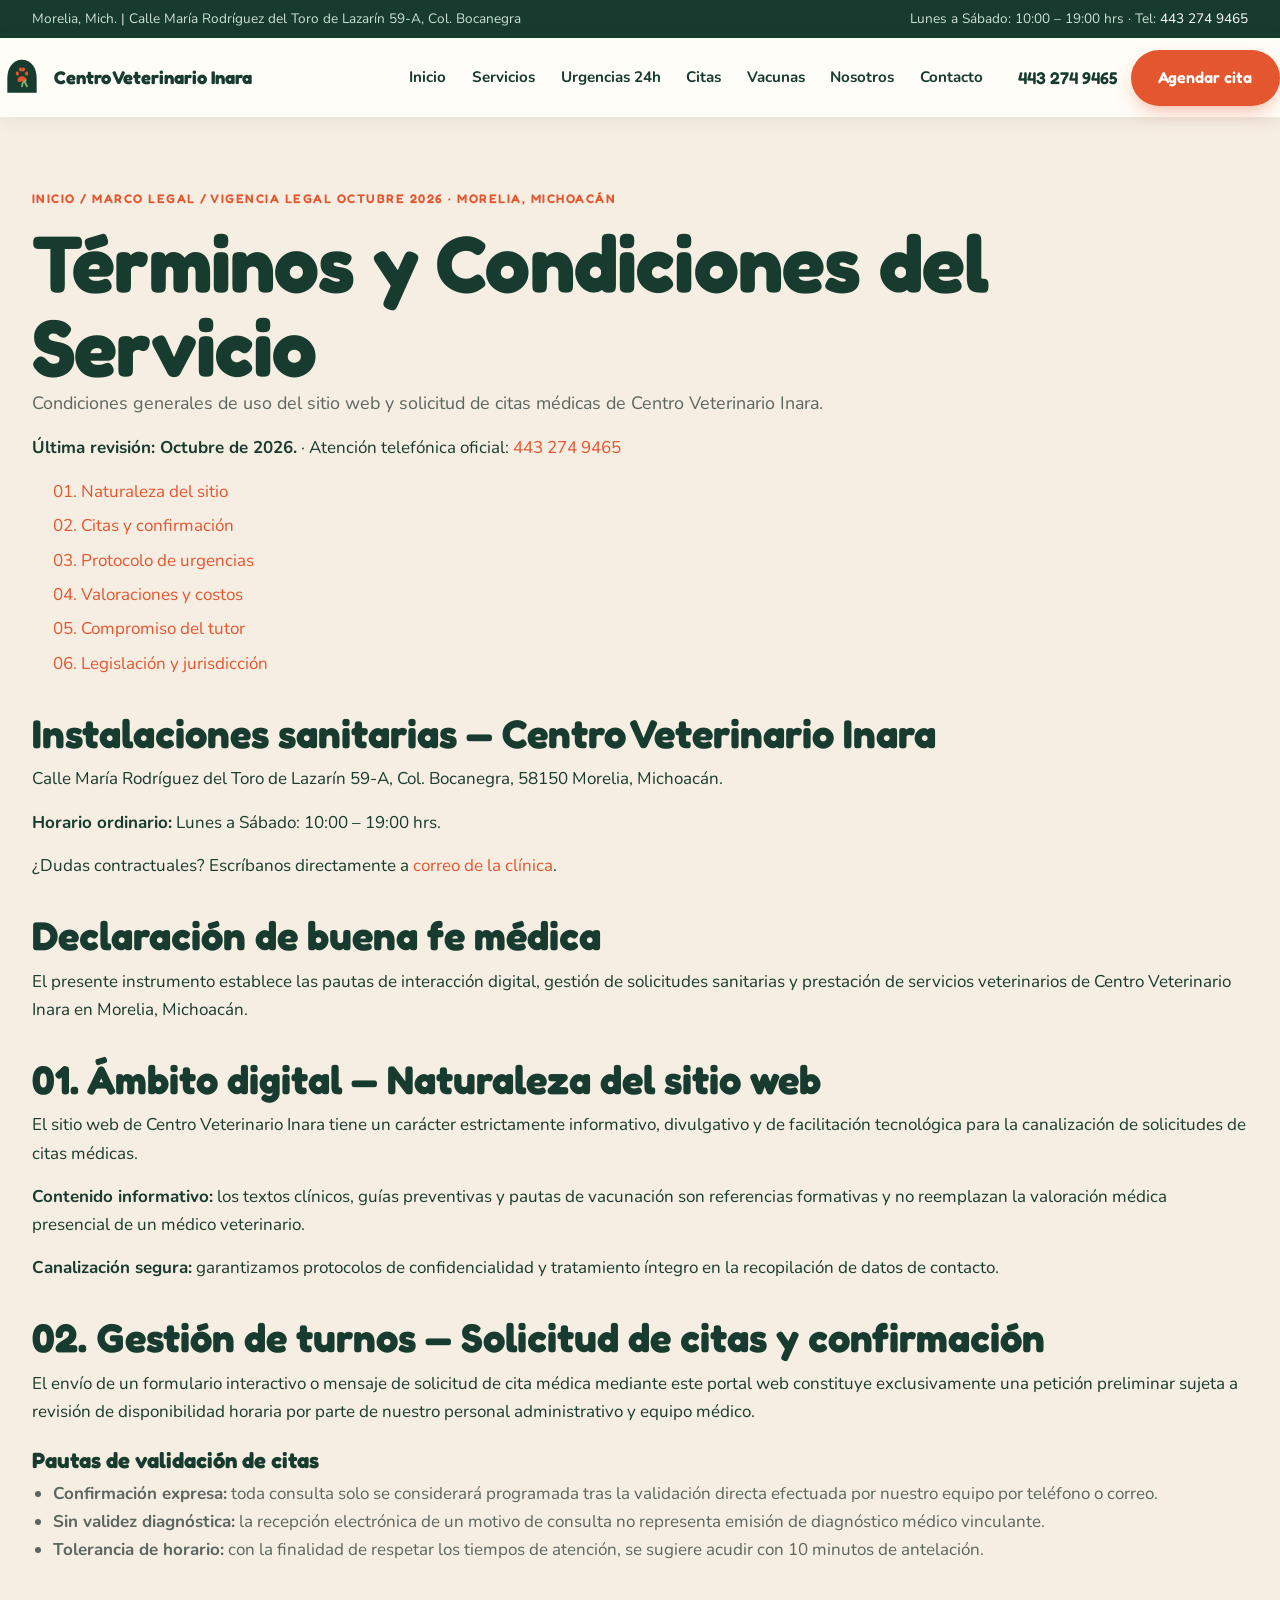
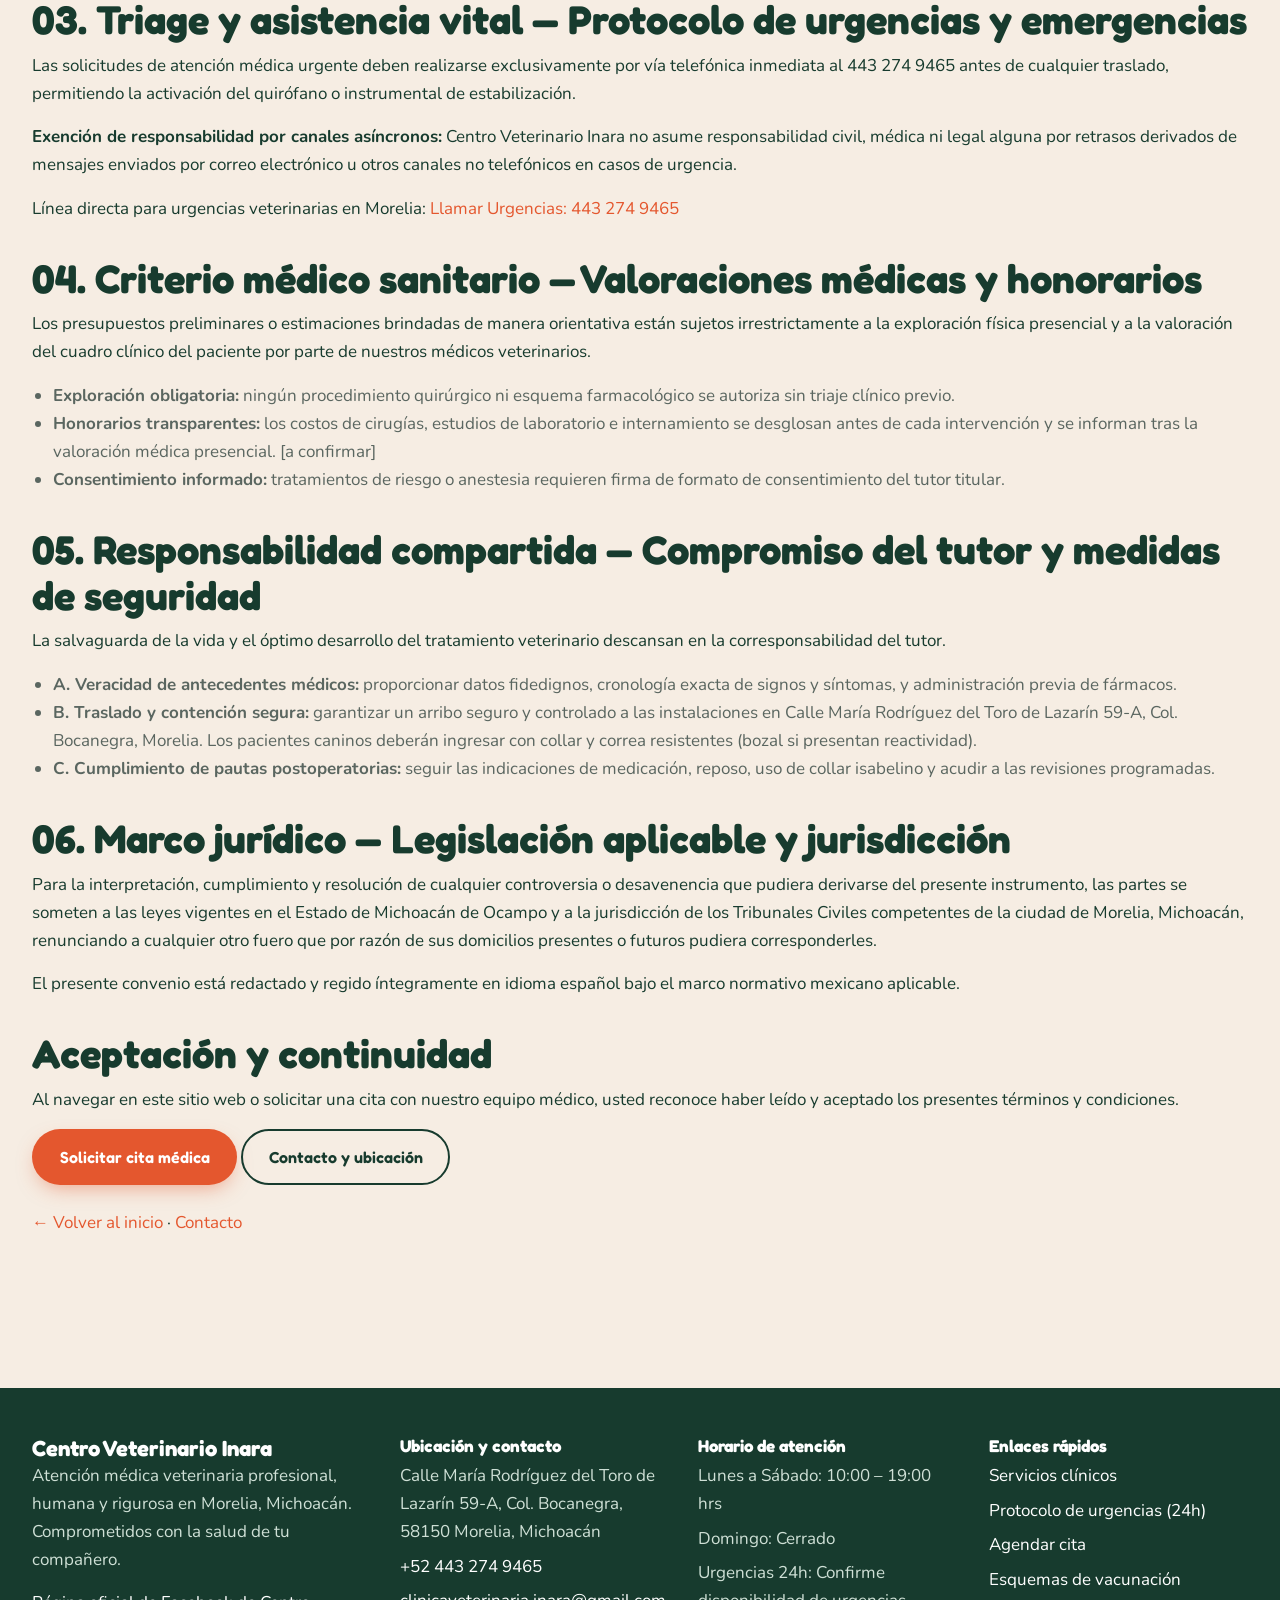
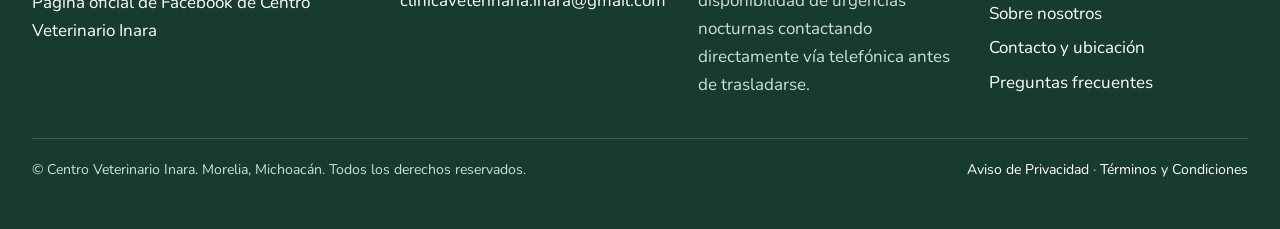
<file: terminos.html>
<!DOCTYPE html>
<html lang="es-MX">
<head>
<meta charset="utf-8">
<meta name="viewport" content="width=device-width, initial-scale=1">
<title>Términos y Condiciones | Centro Veterinario Inara</title>
<meta name="description" content="Términos y condiciones del servicio de Centro Veterinario Inara: citas, urgencias, valoraciones y legislación aplicable.">
<link rel="preconnect" href="https://fonts.googleapis.com">
<link rel="preconnect" href="https://fonts.gstatic.com" crossorigin>
<link href="https://fonts.googleapis.com/css2?family=Fredoka:wght@500;600;700&family=Nunito:wght@400;600;700&display=swap" rel="stylesheet">
<link rel="stylesheet" href="assets/css/style.css">

</head>
<body>
<a href="#contenido" style="position:absolute;left:-9999px">Saltar al contenido</a>
<div class="topbar"><div class="container"><span>Morelia, Mich. | Calle María Rodríguez del Toro de Lazarín 59-A, Col. Bocanegra</span><span>Lunes a Sábado: 10:00 – 19:00 hrs · Tel: <a href="tel:+524432749465">443 274 9465</a></span></div></div>
<header class="site-header"><div class="container header-in">
<a class="logo" href="index.html"><svg width="44" height="44" viewBox="0 0 48 48" aria-hidden="true"><path d="M24 4C14 4 8 13 8 24v16h32V24C40 13 34 4 24 4z" fill="#173B2E"/><path d="M24 22c-2.4 0-5 2.2-5 4.2 0 1.4 1 2.2 2.4 2.2.9 0 1.7-.5 2.6-.5s1.7.5 2.6.5c1.4 0 2.4-.8 2.4-2.2 0-2-2.6-4.2-5-4.2zM18.5 17c-1 .3-1.5 1.6-1.2 2.7.2 1.1 1.3 1.8 2.2 1.5.9-.3 1.4-1.4 1.2-2.5-.3-1.1-1.2-1.9-2.2-1.7zm11 0c-.9-.2-1.9.6-2.2 1.7-.2 1.1.3 2.2 1.2 2.5.9.3 1.9-.4 2.2-1.5.3-1.1-.2-2.4-1.2-2.7zM21.8 12.5c-1 .4-1.5 1.7-1 2.9.4 1.1 1.5 1.7 2.4 1.4.9-.4 1.4-1.6 1-2.7-.4-1.1-1.4-1.9-2.4-1.6zm4.4 0c-1-.3-2 .5-2.4 1.6-.4 1.1.1 2.3 1 2.7.9.3 2-.3 2.4-1.4.5-1.2 0-2.5-1-2.9z" fill="#E4572E"/><path d="M24 33c0-3 1.5-5 3.5-6-.3 2.5.5 4.5 2 6" stroke="#7FB069" stroke-width="2" fill="none" stroke-linecap="round"/></svg><span>Centro Veterinario Inara</span></a>
<button class="nav-toggle" aria-expanded="false" aria-controls="main-nav" aria-label="Abrir menú">☰</button>
<nav class="main-nav" id="main-nav" aria-label="Navegación principal"><a href="index.html">Inicio</a><a href="servicios.html">Servicios</a><a href="urgencias-24h.html">Urgencias 24h</a><a href="citas.html">Citas</a><a href="vacunas.html">Vacunas</a><a href="nosotros.html">Nosotros</a><a href="contacto.html">Contacto</a></nav>
<div class="header-cta"><a class="header-phone" href="tel:+524432749465">443 274 9465</a><a class="btn btn-terra pulse" href="citas.html">Agendar cita</a></div>
</div></header>
<main id="contenido">

<section class="section legal"><div class="container">
<p class="eyebrow">Inicio / Marco legal / Vigencia legal Octubre 2026 · Morelia, Michoacán</p>
<h1>Términos y Condiciones del Servicio</h1>
<p class="lead">Condiciones generales de uso del sitio web y solicitud de citas médicas de Centro Veterinario Inara.</p>
<p><strong>Última revisión: Octubre de 2026.</strong> · Atención telefónica oficial: <a href="tel:+524432749465">443 274 9465</a></p>
<ul class="toc"><li><a href="#t1">01. Naturaleza del sitio</a></li><li><a href="#t2">02. Citas y confirmación</a></li><li><a href="#t3">03. Protocolo de urgencias</a></li><li><a href="#t4">04. Valoraciones y costos</a></li><li><a href="#t5">05. Compromiso del tutor</a></li><li><a href="#t6">06. Legislación y jurisdicción</a></li></ul>
<h2>Instalaciones sanitarias — Centro Veterinario Inara</h2><p>Calle María Rodríguez del Toro de Lazarín 59-A, Col. Bocanegra, 58150 Morelia, Michoacán.</p><p><strong>Horario ordinario:</strong> Lunes a Sábado: 10:00 – 19:00 hrs.</p><p>¿Dudas contractuales? Escríbanos directamente a <a href="mailto:clinicaveterinaria.inara@gmail.com">correo de la clínica</a>.</p>
<h2>Declaración de buena fe médica</h2><p>El presente instrumento establece las pautas de interacción digital, gestión de solicitudes sanitarias y prestación de servicios veterinarios de Centro Veterinario Inara en Morelia, Michoacán.</p>
<h2 id="t1">01. Ámbito digital — Naturaleza del sitio web</h2><p>El sitio web de Centro Veterinario Inara tiene un carácter estrictamente informativo, divulgativo y de facilitación tecnológica para la canalización de solicitudes de citas médicas.</p><p><strong>Contenido informativo:</strong> los textos clínicos, guías preventivas y pautas de vacunación son referencias formativas y no reemplazan la valoración médica presencial de un médico veterinario.</p><p><strong>Canalización segura:</strong> garantizamos protocolos de confidencialidad y tratamiento íntegro en la recopilación de datos de contacto.</p>
<h2 id="t2">02. Gestión de turnos — Solicitud de citas y confirmación</h2><p>El envío de un formulario interactivo o mensaje de solicitud de cita médica mediante este portal web constituye exclusivamente una petición preliminar sujeta a revisión de disponibilidad horaria por parte de nuestro personal administrativo y equipo médico.</p>
<h3>Pautas de validación de citas</h3><ul><li><strong>Confirmación expresa:</strong> toda consulta solo se considerará programada tras la validación directa efectuada por nuestro equipo por teléfono o correo.</li><li><strong>Sin validez diagnóstica:</strong> la recepción electrónica de un motivo de consulta no representa emisión de diagnóstico médico vinculante.</li><li><strong>Tolerancia de horario:</strong> con la finalidad de respetar los tiempos de atención, se sugiere acudir con 10 minutos de antelación.</li></ul>
<h2 id="t3">03. Triage y asistencia vital — Protocolo de urgencias y emergencias</h2><p>Las solicitudes de atención médica urgente deben realizarse exclusivamente por vía telefónica inmediata al 443 274 9465 antes de cualquier traslado, permitiendo la activación del quirófano o instrumental de estabilización.</p><p><strong>Exención de responsabilidad por canales asíncronos:</strong> Centro Veterinario Inara no asume responsabilidad civil, médica ni legal alguna por retrasos derivados de mensajes enviados por correo electrónico u otros canales no telefónicos en casos de urgencia.</p><p>Línea directa para urgencias veterinarias en Morelia: <a href="tel:+524432749465">Llamar Urgencias: 443 274 9465</a></p>
<h2 id="t4">04. Criterio médico sanitario — Valoraciones médicas y honorarios</h2><p>Los presupuestos preliminares o estimaciones brindadas de manera orientativa están sujetos irrestrictamente a la exploración física presencial y a la valoración del cuadro clínico del paciente por parte de nuestros médicos veterinarios.</p><ul><li><strong>Exploración obligatoria:</strong> ningún procedimiento quirúrgico ni esquema farmacológico se autoriza sin triaje clínico previo.</li><li><strong>Honorarios transparentes:</strong> los costos de cirugías, estudios de laboratorio e internamiento se desglosan antes de cada intervención y se informan tras la valoración médica presencial. [a confirmar]</li><li><strong>Consentimiento informado:</strong> tratamientos de riesgo o anestesia requieren firma de formato de consentimiento del tutor titular.</li></ul>
<h2 id="t5">05. Responsabilidad compartida — Compromiso del tutor y medidas de seguridad</h2><p>La salvaguarda de la vida y el óptimo desarrollo del tratamiento veterinario descansan en la corresponsabilidad del tutor.</p><ul><li><strong>A. Veracidad de antecedentes médicos:</strong> proporcionar datos fidedignos, cronología exacta de signos y síntomas, y administración previa de fármacos.</li><li><strong>B. Traslado y contención segura:</strong> garantizar un arribo seguro y controlado a las instalaciones en Calle María Rodríguez del Toro de Lazarín 59-A, Col. Bocanegra, Morelia. Los pacientes caninos deberán ingresar con collar y correa resistentes (bozal si presentan reactividad).</li><li><strong>C. Cumplimiento de pautas postoperatorias:</strong> seguir las indicaciones de medicación, reposo, uso de collar isabelino y acudir a las revisiones programadas.</li></ul>
<h2 id="t6">06. Marco jurídico — Legislación aplicable y jurisdicción</h2><p>Para la interpretación, cumplimiento y resolución de cualquier controversia o desavenencia que pudiera derivarse del presente instrumento, las partes se someten a las leyes vigentes en el Estado de Michoacán de Ocampo y a la jurisdicción de los Tribunales Civiles competentes de la ciudad de Morelia, Michoacán, renunciando a cualquier otro fuero que por razón de sus domicilios presentes o futuros pudiera corresponderles.</p><p>El presente convenio está redactado y regido íntegramente en idioma español bajo el marco normativo mexicano aplicable.</p>
<h2>Aceptación y continuidad</h2><p>Al navegar en este sitio web o solicitar una cita con nuestro equipo médico, usted reconoce haber leído y aceptado los presentes términos y condiciones.</p>
<p><a class="btn btn-terra" href="citas.html">Solicitar cita médica</a> <a class="btn btn-outline" href="contacto.html">Contacto y ubicación</a></p>
<p class="mt"><a href="index.html">← Volver al inicio</a> · <a href="contacto.html">Contacto</a></p>
</div></section>

</main>
<footer class="site-footer"><div class="container">
<div class="footer-grid">
<div><h3>Centro Veterinario Inara</h3><p>Atención médica veterinaria profesional, humana y rigurosa en Morelia, Michoacán. Comprometidos con la salud de tu compañero.</p><p><a href="https://www.facebook.com/inaraveterinaria/" target="_blank" rel="noopener">Página oficial de Facebook de Centro Veterinario Inara</a></p></div>
<div><h4>Ubicación y contacto</h4><ul><li>Calle María Rodríguez del Toro de Lazarín 59-A, Col. Bocanegra, 58150 Morelia, Michoacán</li><li><a href="tel:+524432749465">+52 443 274 9465</a></li><li><a href="mailto:clinicaveterinaria.inara@gmail.com">clinicaveterinaria.inara@gmail.com</a></li></ul></div>
<div><h4>Horario de atención</h4><ul><li>Lunes a Sábado: 10:00 – 19:00 hrs</li><li>Domingo: Cerrado</li><li>Urgencias 24h: Confirme disponibilidad de urgencias nocturnas contactando directamente vía telefónica antes de trasladarse.</li></ul></div>
<div><h4>Enlaces rápidos</h4><ul><li><a href="servicios.html">Servicios clínicos</a></li><li><a href="urgencias-24h.html">Protocolo de urgencias (24h)</a></li><li><a href="citas.html">Agendar cita</a></li><li><a href="vacunas.html">Esquemas de vacunación</a></li><li><a href="nosotros.html">Sobre nosotros</a></li><li><a href="contacto.html">Contacto y ubicación</a></li><li><a href="preguntas.html">Preguntas frecuentes</a></li></ul></div>
</div>
<div class="subfooter"><span>© Centro Veterinario Inara. Morelia, Michoacán. Todos los derechos reservados.</span><span><a href="privacidad.html">Aviso de Privacidad</a> · <a href="terminos.html">Términos y Condiciones</a></span></div>
</div></footer>
<div class="sticky-bar" role="navigation" aria-label="Acciones rápidas"><a href="tel:+524432749465">Llamar</a><a href="citas.html">Agendar</a></div>
<script src="assets/js/main.js"></script>
</body>
</html>
</file>
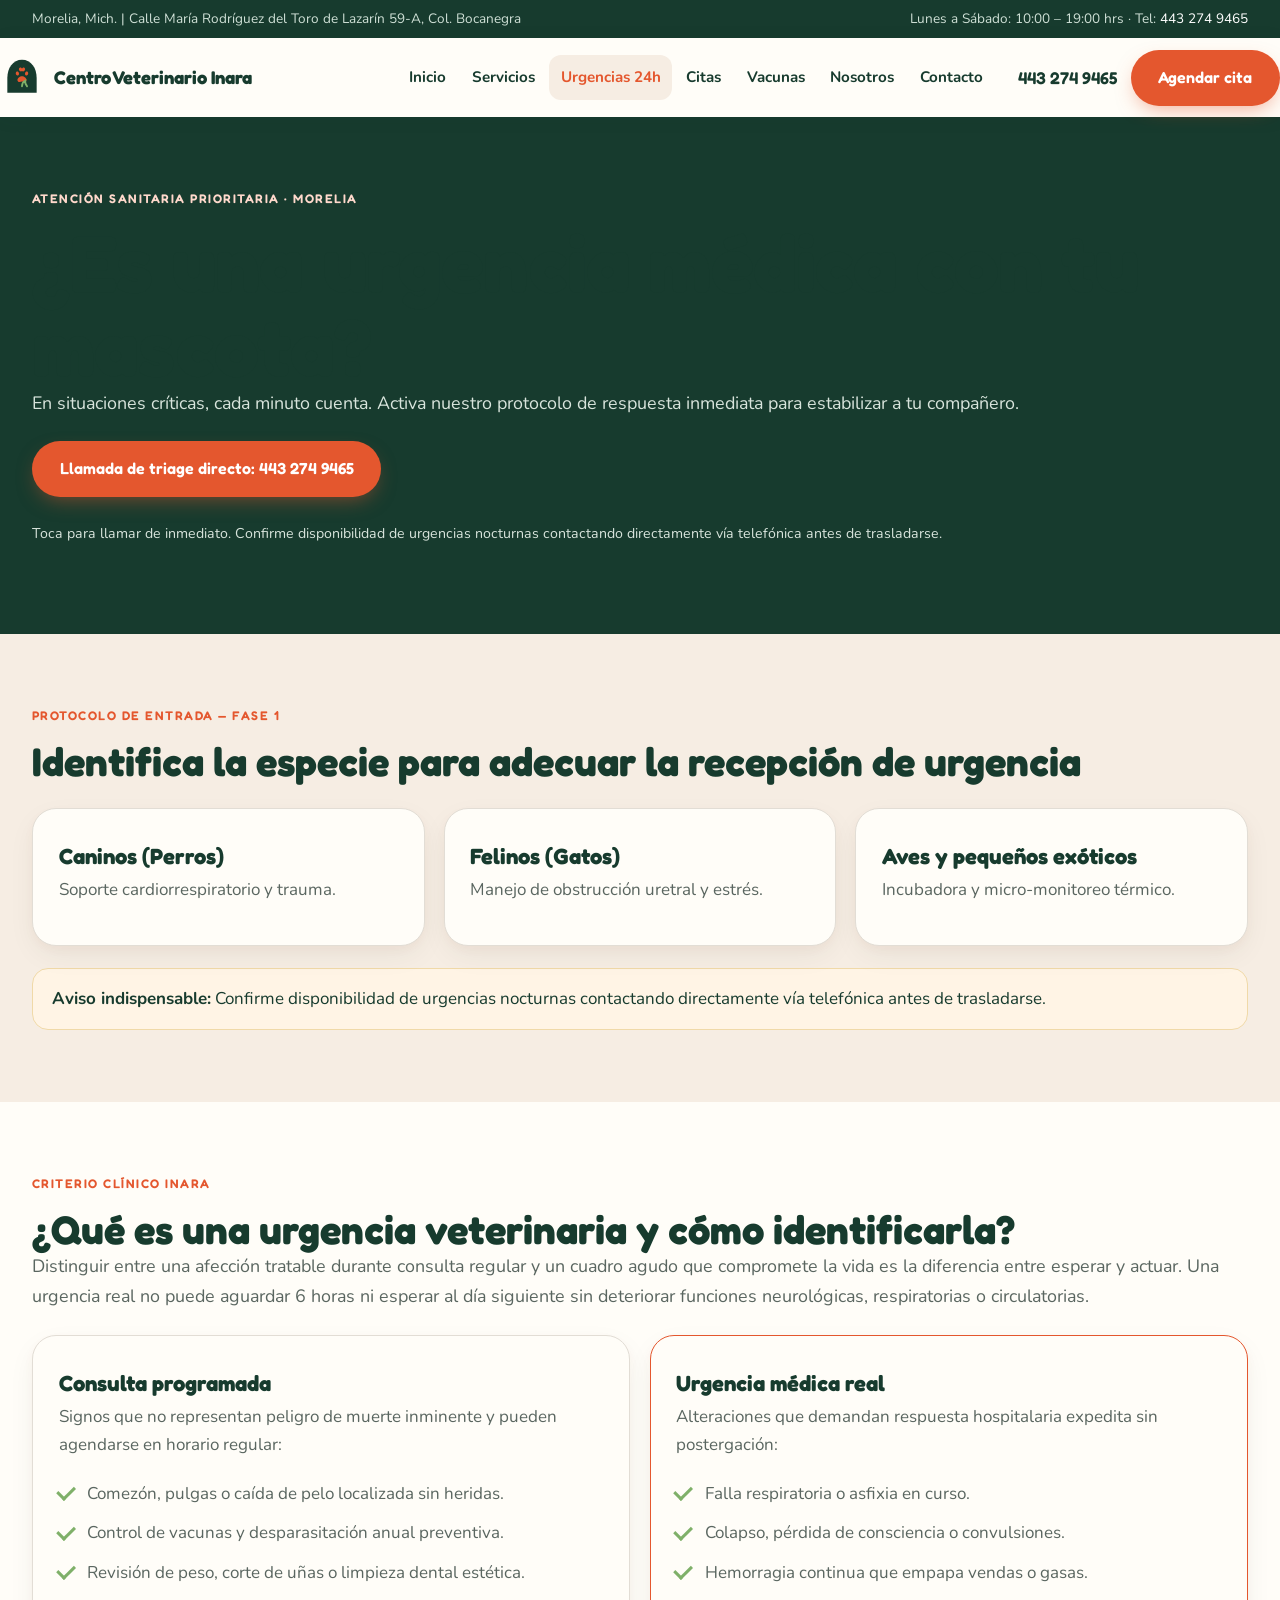
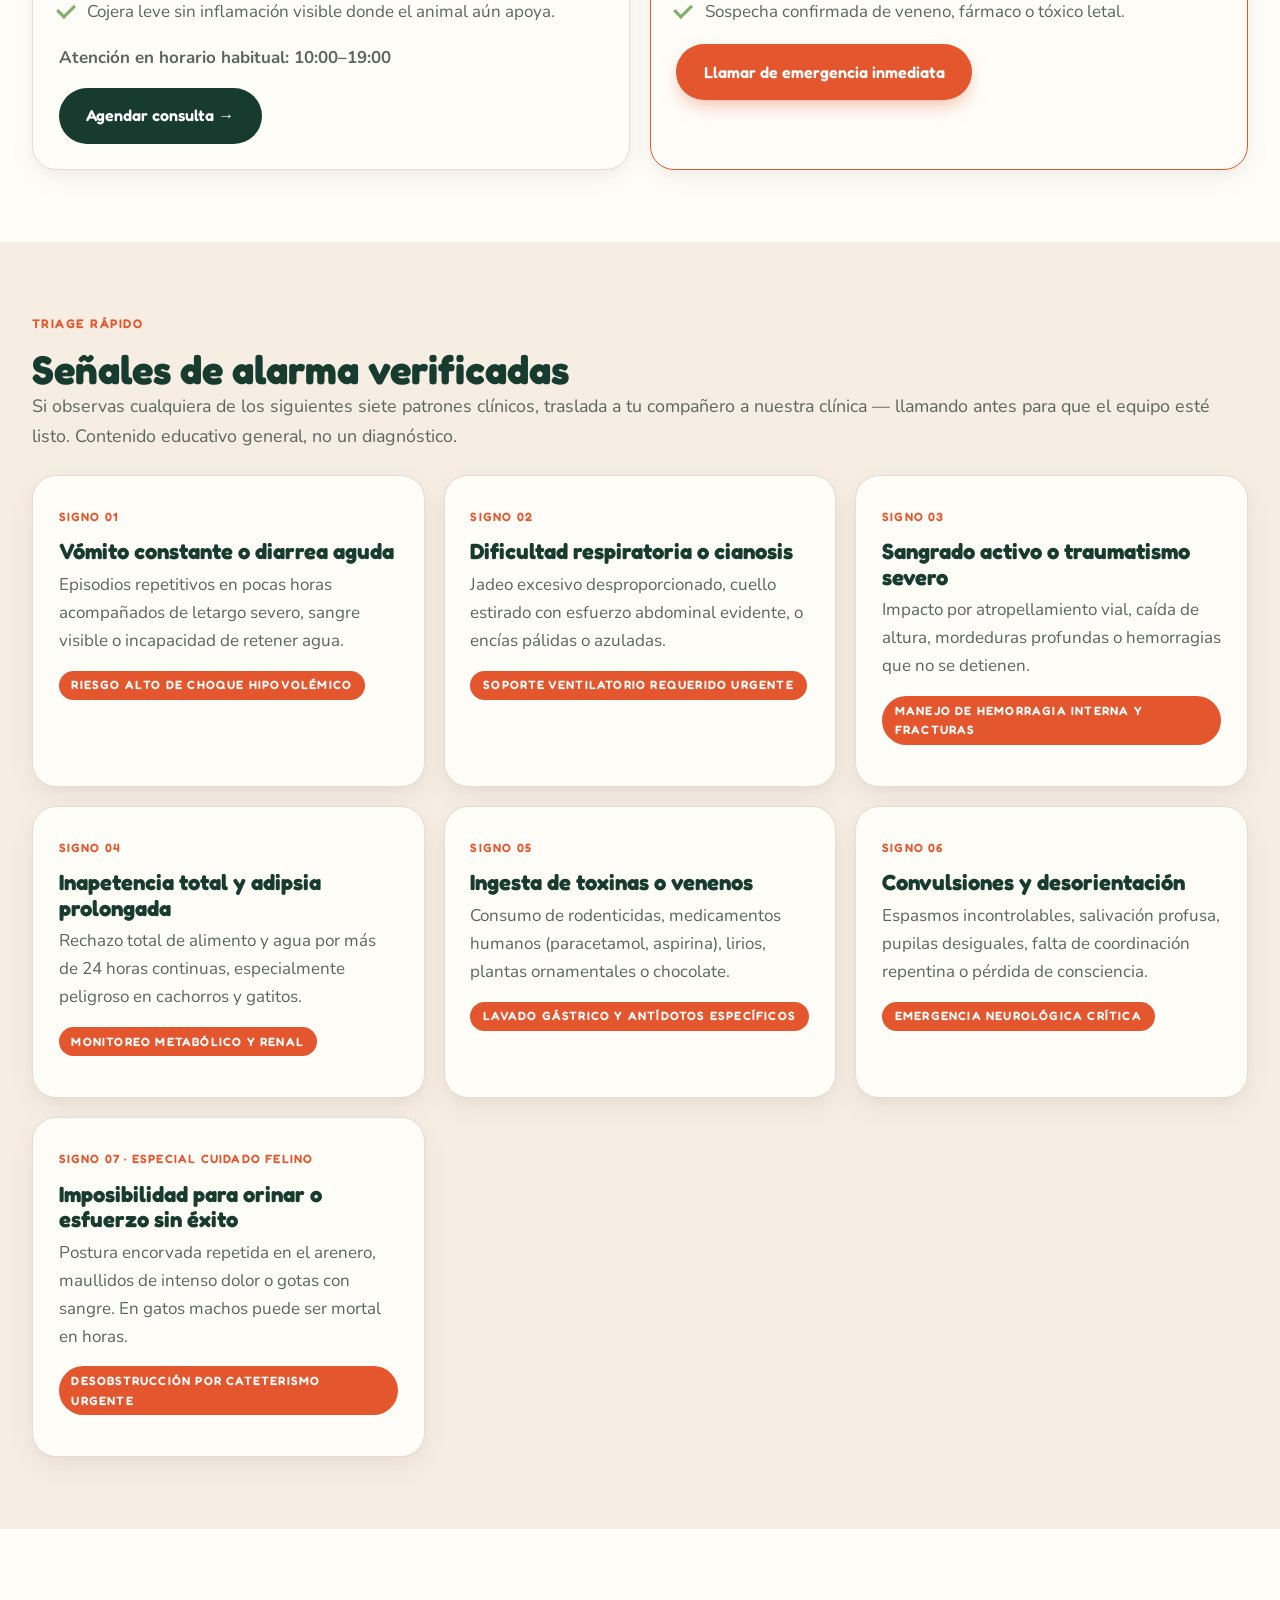
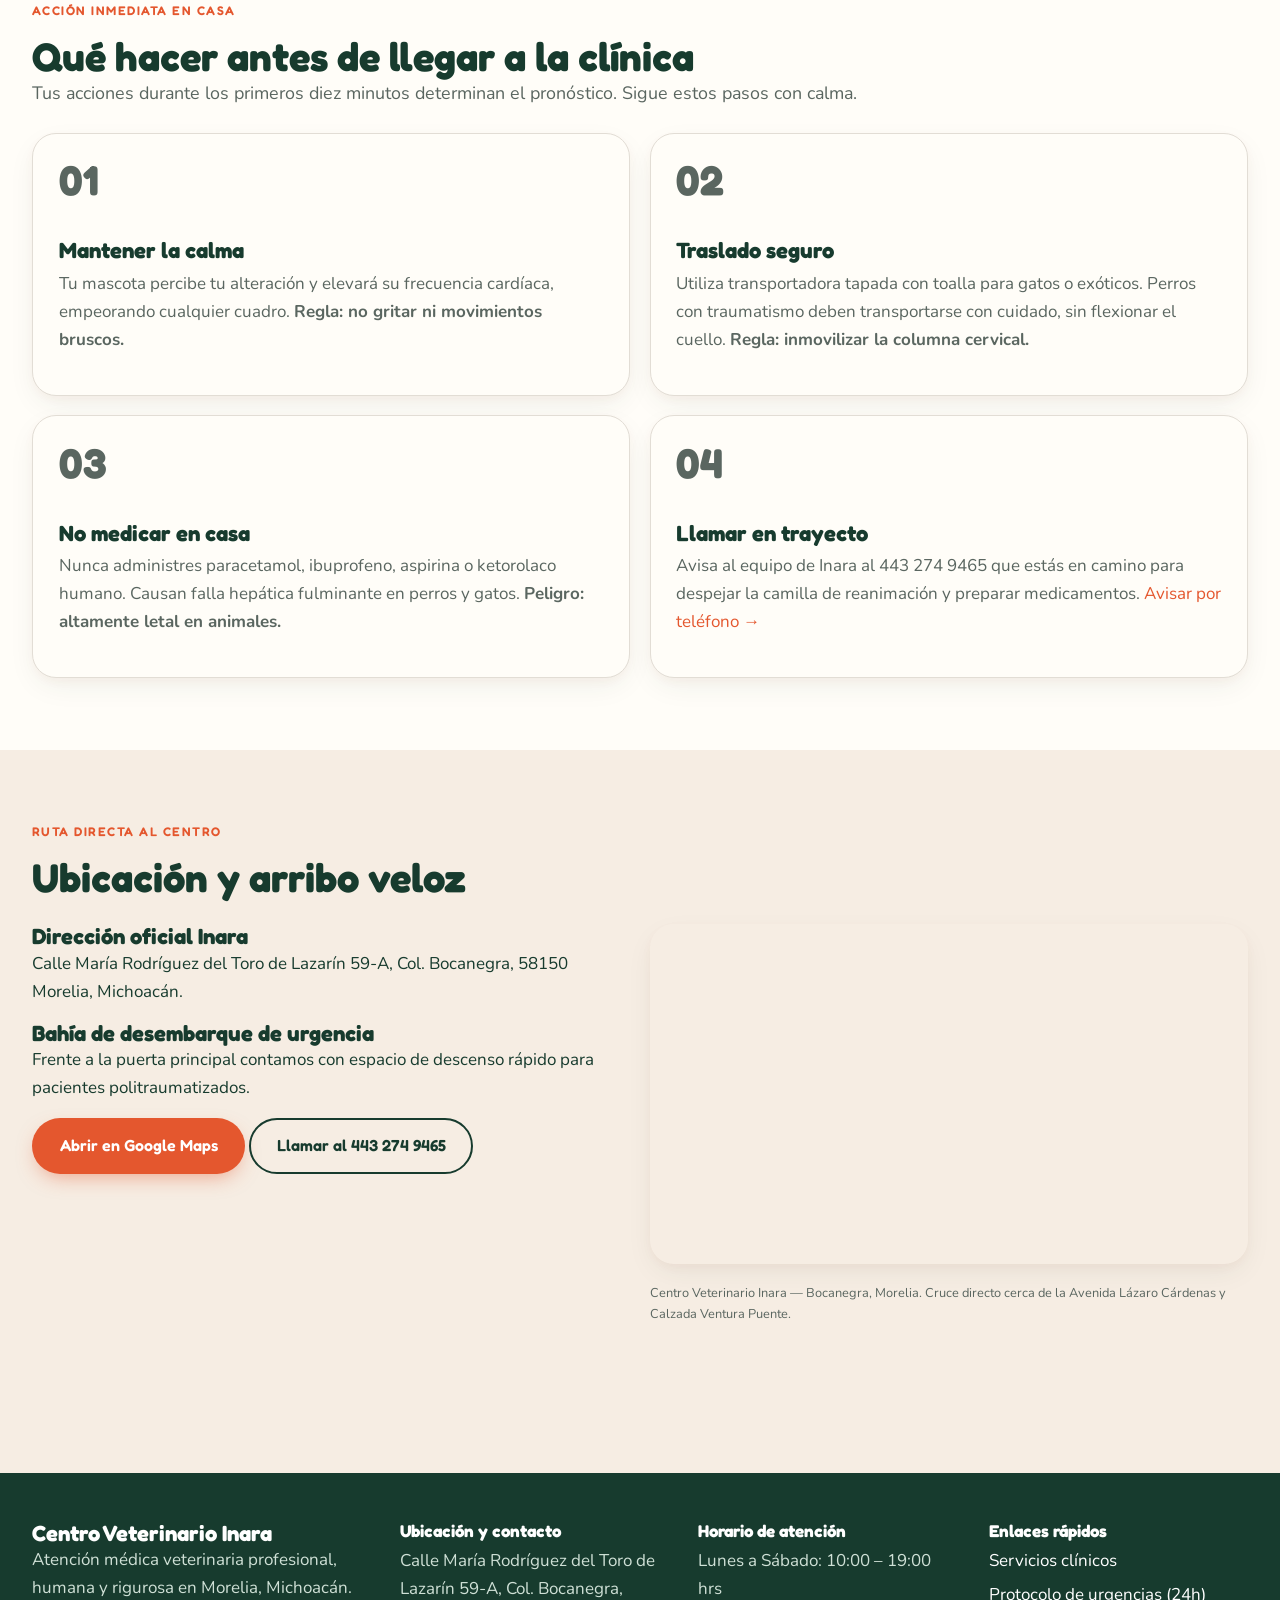
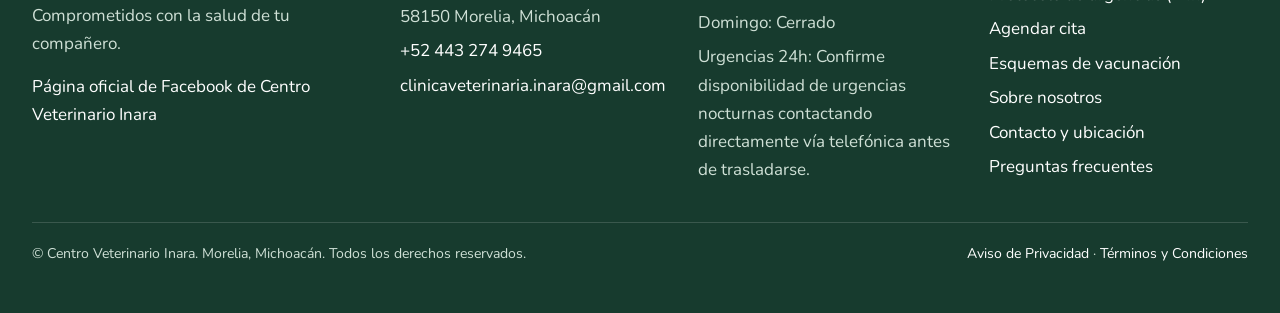
<file: urgencias-24h.html>
<!DOCTYPE html>
<html lang="es-MX">
<head>
<meta charset="utf-8">
<meta name="viewport" content="width=device-width, initial-scale=1">
<title>Urgencias 24h | Centro Veterinario Inara</title>
<meta name="description" content="Protocolo de urgencias veterinarias en Morelia: señales de alarma, qué hacer antes de llegar y teléfono de triage directo.">
<link rel="preconnect" href="https://fonts.googleapis.com">
<link rel="preconnect" href="https://fonts.gstatic.com" crossorigin>
<link href="https://fonts.googleapis.com/css2?family=Fredoka:wght@500;600;700&family=Nunito:wght@400;600;700&display=swap" rel="stylesheet">
<link rel="stylesheet" href="assets/css/style.css">

</head>
<body>
<a href="#contenido" style="position:absolute;left:-9999px">Saltar al contenido</a>
<div class="topbar"><div class="container"><span>Morelia, Mich. | Calle María Rodríguez del Toro de Lazarín 59-A, Col. Bocanegra</span><span>Lunes a Sábado: 10:00 – 19:00 hrs · Tel: <a href="tel:+524432749465">443 274 9465</a></span></div></div>
<header class="site-header"><div class="container header-in">
<a class="logo" href="index.html"><svg width="44" height="44" viewBox="0 0 48 48" aria-hidden="true"><path d="M24 4C14 4 8 13 8 24v16h32V24C40 13 34 4 24 4z" fill="#173B2E"/><path d="M24 22c-2.4 0-5 2.2-5 4.2 0 1.4 1 2.2 2.4 2.2.9 0 1.7-.5 2.6-.5s1.7.5 2.6.5c1.4 0 2.4-.8 2.4-2.2 0-2-2.6-4.2-5-4.2zM18.5 17c-1 .3-1.5 1.6-1.2 2.7.2 1.1 1.3 1.8 2.2 1.5.9-.3 1.4-1.4 1.2-2.5-.3-1.1-1.2-1.9-2.2-1.7zm11 0c-.9-.2-1.9.6-2.2 1.7-.2 1.1.3 2.2 1.2 2.5.9.3 1.9-.4 2.2-1.5.3-1.1-.2-2.4-1.2-2.7zM21.8 12.5c-1 .4-1.5 1.7-1 2.9.4 1.1 1.5 1.7 2.4 1.4.9-.4 1.4-1.6 1-2.7-.4-1.1-1.4-1.9-2.4-1.6zm4.4 0c-1-.3-2 .5-2.4 1.6-.4 1.1.1 2.3 1 2.7.9.3 2-.3 2.4-1.4.5-1.2 0-2.5-1-2.9z" fill="#E4572E"/><path d="M24 33c0-3 1.5-5 3.5-6-.3 2.5.5 4.5 2 6" stroke="#7FB069" stroke-width="2" fill="none" stroke-linecap="round"/></svg><span>Centro Veterinario Inara</span></a>
<button class="nav-toggle" aria-expanded="false" aria-controls="main-nav" aria-label="Abrir menú">☰</button>
<nav class="main-nav" id="main-nav" aria-label="Navegación principal"><a href="index.html">Inicio</a><a href="servicios.html">Servicios</a><a href="urgencias-24h.html" aria-current="page">Urgencias 24h</a><a href="citas.html">Citas</a><a href="vacunas.html">Vacunas</a><a href="nosotros.html">Nosotros</a><a href="contacto.html">Contacto</a></nav>
<div class="header-cta"><a class="header-phone" href="tel:+524432749465">443 274 9465</a><a class="btn btn-terra pulse" href="citas.html">Agendar cita</a></div>
</div></header>
<main id="contenido">

<section class="section dark"><div class="container">
<p class="eyebrow" style="color:#FFD9CC">Atención sanitaria prioritaria · Morelia</p>
<h1>¿Es una urgencia médica con tu mascota?</h1>
<p class="lead" style="color:#D8E4DC">En situaciones críticas, cada minuto cuenta. Activa nuestro protocolo de respuesta inmediata para estabilizar a tu compañero.</p>
<div class="hero-ctas"><a class="btn btn-terra" href="tel:+524432749465">Llamada de triage directo: 443 274 9465</a></div>
<p><small>Toca para llamar de inmediato. Confirme disponibilidad de urgencias nocturnas contactando directamente vía telefónica antes de trasladarse.</small></p>
</div></section>
<section class="section"><div class="container">
<p class="eyebrow">Protocolo de entrada — Fase 1</p><h2>Identifica la especie para adecuar la recepción de urgencia</h2>
<div class="grid grid-3 mt">
<article class="card"><h3>Caninos (Perros)</h3><p>Soporte cardiorrespiratorio y trauma.</p></article>
<article class="card"><h3>Felinos (Gatos)</h3><p>Manejo de obstrucción uretral y estrés.</p></article>
<article class="card"><h3>Aves y pequeños exóticos</h3><p>Incubadora y micro-monitoreo térmico.</p></article>
</div>
<div class="notice"><strong>Aviso indispensable:</strong> Confirme disponibilidad de urgencias nocturnas contactando directamente vía telefónica antes de trasladarse.</div>
</div></section>
<section class="section" style="background:var(--card)"><div class="container">
<p class="eyebrow">Criterio clínico Inara</p><h2>¿Qué es una urgencia veterinaria y cómo identificarla?</h2>
<p class="lead">Distinguir entre una afección tratable durante consulta regular y un cuadro agudo que compromete la vida es la diferencia entre esperar y actuar. Una urgencia real no puede aguardar 6 horas ni esperar al día siguiente sin deteriorar funciones neurológicas, respiratorias o circulatorias.</p>
<div class="grid grid-2 mt">
<article class="card"><h3>Consulta programada</h3><p>Signos que no representan peligro de muerte inminente y pueden agendarse en horario regular:</p><ul class="check-list"><li>Comezón, pulgas o caída de pelo localizada sin heridas.</li><li>Control de vacunas y desparasitación anual preventiva.</li><li>Revisión de peso, corte de uñas o limpieza dental estética.</li><li>Cojera leve sin inflamación visible donde el animal aún apoya.</li></ul><p><strong>Atención en horario habitual: 10:00–19:00</strong></p><a class="btn btn-pine" href="citas.html">Agendar consulta →</a></article>
<article class="card" style="border-color:var(--terra)"><h3>Urgencia médica real</h3><p>Alteraciones que demandan respuesta hospitalaria expedita sin postergación:</p><ul class="check-list"><li>Falla respiratoria o asfixia en curso.</li><li>Colapso, pérdida de consciencia o convulsiones.</li><li>Hemorragia continua que empapa vendas o gasas.</li><li>Sospecha confirmada de veneno, fármaco o tóxico letal.</li></ul><p><a class="btn btn-terra" href="tel:+524432749465">Llamar de emergencia inmediata</a></p></article>
</div></div></section>
<section class="section"><div class="container">
<p class="eyebrow">Triage rápido</p><h2>Señales de alarma verificadas</h2>
<p class="lead">Si observas cualquiera de los siguientes siete patrones clínicos, traslada a tu compañero a nuestra clínica — llamando antes para que el equipo esté listo. Contenido educativo general, no un diagnóstico.</p>
<div class="grid grid-3 mt"><article class="card"><span class="tag">SIGNO 01</span><h3>Vómito constante o diarrea aguda</h3><p>Episodios repetitivos en pocas horas acompañados de letargo severo, sangre visible o incapacidad de retener agua.</p><p><span class="badge badge-terra">Riesgo alto de choque hipovolémico</span></p></article><article class="card"><span class="tag">SIGNO 02</span><h3>Dificultad respiratoria o cianosis</h3><p>Jadeo excesivo desproporcionado, cuello estirado con esfuerzo abdominal evidente, o encías pálidas o azuladas.</p><p><span class="badge badge-terra">Soporte ventilatorio requerido urgente</span></p></article><article class="card"><span class="tag">SIGNO 03</span><h3>Sangrado activo o traumatismo severo</h3><p>Impacto por atropellamiento vial, caída de altura, mordeduras profundas o hemorragias que no se detienen.</p><p><span class="badge badge-terra">Manejo de hemorragia interna y fracturas</span></p></article><article class="card"><span class="tag">SIGNO 04</span><h3>Inapetencia total y adipsia prolongada</h3><p>Rechazo total de alimento y agua por más de 24 horas continuas, especialmente peligroso en cachorros y gatitos.</p><p><span class="badge badge-terra">Monitoreo metabólico y renal</span></p></article><article class="card"><span class="tag">SIGNO 05</span><h3>Ingesta de toxinas o venenos</h3><p>Consumo de rodenticidas, medicamentos humanos (paracetamol, aspirina), lirios, plantas ornamentales o chocolate.</p><p><span class="badge badge-terra">Lavado gástrico y antídotos específicos</span></p></article><article class="card"><span class="tag">SIGNO 06</span><h3>Convulsiones y desorientación</h3><p>Espasmos incontrolables, salivación profusa, pupilas desiguales, falta de coordinación repentina o pérdida de consciencia.</p><p><span class="badge badge-terra">Emergencia neurológica crítica</span></p></article><article class="card"><span class="tag">SIGNO 07 · ESPECIAL CUIDADO FELINO</span><h3>Imposibilidad para orinar o esfuerzo sin éxito</h3><p>Postura encorvada repetida en el arenero, maullidos de intenso dolor o gotas con sangre. En gatos machos puede ser mortal en horas.</p><p><span class="badge badge-terra">Desobstrucción por cateterismo urgente</span></p></article></div>
</div></section>
<section class="section" style="background:var(--card)"><div class="container">
<p class="eyebrow">Acción inmediata en casa</p><h2>Qué hacer antes de llegar a la clínica</h2>
<p class="lead">Tus acciones durante los primeros diez minutos determinan el pronóstico. Sigue estos pasos con calma.</p>
<div class="grid grid-2 mt">
<article class="card"><p class="step-num">01</p><h3>Mantener la calma</h3><p>Tu mascota percibe tu alteración y elevará su frecuencia cardíaca, empeorando cualquier cuadro. <strong>Regla: no gritar ni movimientos bruscos.</strong></p></article>
<article class="card"><p class="step-num">02</p><h3>Traslado seguro</h3><p>Utiliza transportadora tapada con toalla para gatos o exóticos. Perros con traumatismo deben transportarse con cuidado, sin flexionar el cuello. <strong>Regla: inmovilizar la columna cervical.</strong></p></article>
<article class="card"><p class="step-num">03</p><h3>No medicar en casa</h3><p>Nunca administres paracetamol, ibuprofeno, aspirina o ketorolaco humano. Causan falla hepática fulminante en perros y gatos. <strong>Peligro: altamente letal en animales.</strong></p></article>
<article class="card"><p class="step-num">04</p><h3>Llamar en trayecto</h3><p>Avisa al equipo de Inara al 443 274 9465 que estás en camino para despejar la camilla de reanimación y preparar medicamentos. <a href="tel:+524432749465">Avisar por teléfono →</a></p></article>
</div></div></section>
<section class="section"><div class="container">
<p class="eyebrow">Ruta directa al centro</p><h2>Ubicación y arribo veloz</h2>
<div class="grid grid-2 mt">
<div><h3>Dirección oficial Inara</h3><p>Calle María Rodríguez del Toro de Lazarín 59-A, Col. Bocanegra, 58150 Morelia, Michoacán.</p><h3>Bahía de desembarque de urgencia</h3><p>Frente a la puerta principal contamos con espacio de descenso rápido para pacientes politraumatizados.</p><p><a class="btn btn-terra" href="https://www.google.com/maps/search/?api=1&query=Calle+Mar%C3%ADa+Rodr%C3%ADguez+del+Toro+de+Lazar%C3%ADn+59-A,+Morelia,+Michoac%C3%A1n" target="_blank" rel="noopener">Abrir en Google Maps</a> <a class="btn btn-outline" href="tel:+524432749465">Llamar al 443 274 9465</a></p></div>
<div><iframe class="map-frame" title="Mapa — Centro Veterinario Inara, Morelia" src="https://www.google.com/maps?q=Calle+Mar%C3%ADa+Rodr%C3%ADguez+del+Toro+de+Lazar%C3%ADn+59-A,+Morelia,+Michoac%C3%A1n&output=embed" loading="lazy" referrerpolicy="no-referrer-when-downgrade" allowfullscreen></iframe><p class="ai-note">Centro Veterinario Inara — Bocanegra, Morelia. Cruce directo cerca de la Avenida Lázaro Cárdenas y Calzada Ventura Puente.</p></div>
</div></div></section>

</main>
<footer class="site-footer"><div class="container">
<div class="footer-grid">
<div><h3>Centro Veterinario Inara</h3><p>Atención médica veterinaria profesional, humana y rigurosa en Morelia, Michoacán. Comprometidos con la salud de tu compañero.</p><p><a href="https://www.facebook.com/inaraveterinaria/" target="_blank" rel="noopener">Página oficial de Facebook de Centro Veterinario Inara</a></p></div>
<div><h4>Ubicación y contacto</h4><ul><li>Calle María Rodríguez del Toro de Lazarín 59-A, Col. Bocanegra, 58150 Morelia, Michoacán</li><li><a href="tel:+524432749465">+52 443 274 9465</a></li><li><a href="mailto:clinicaveterinaria.inara@gmail.com">clinicaveterinaria.inara@gmail.com</a></li></ul></div>
<div><h4>Horario de atención</h4><ul><li>Lunes a Sábado: 10:00 – 19:00 hrs</li><li>Domingo: Cerrado</li><li>Urgencias 24h: Confirme disponibilidad de urgencias nocturnas contactando directamente vía telefónica antes de trasladarse.</li></ul></div>
<div><h4>Enlaces rápidos</h4><ul><li><a href="servicios.html">Servicios clínicos</a></li><li><a href="urgencias-24h.html">Protocolo de urgencias (24h)</a></li><li><a href="citas.html">Agendar cita</a></li><li><a href="vacunas.html">Esquemas de vacunación</a></li><li><a href="nosotros.html">Sobre nosotros</a></li><li><a href="contacto.html">Contacto y ubicación</a></li><li><a href="preguntas.html">Preguntas frecuentes</a></li></ul></div>
</div>
<div class="subfooter"><span>© Centro Veterinario Inara. Morelia, Michoacán. Todos los derechos reservados.</span><span><a href="privacidad.html">Aviso de Privacidad</a> · <a href="terminos.html">Términos y Condiciones</a></span></div>
</div></footer>
<div class="sticky-bar" role="navigation" aria-label="Acciones rápidas"><a href="tel:+524432749465">Llamar</a><a href="citas.html">Agendar</a></div>
<script src="assets/js/main.js"></script>
</body>
</html>
</file>
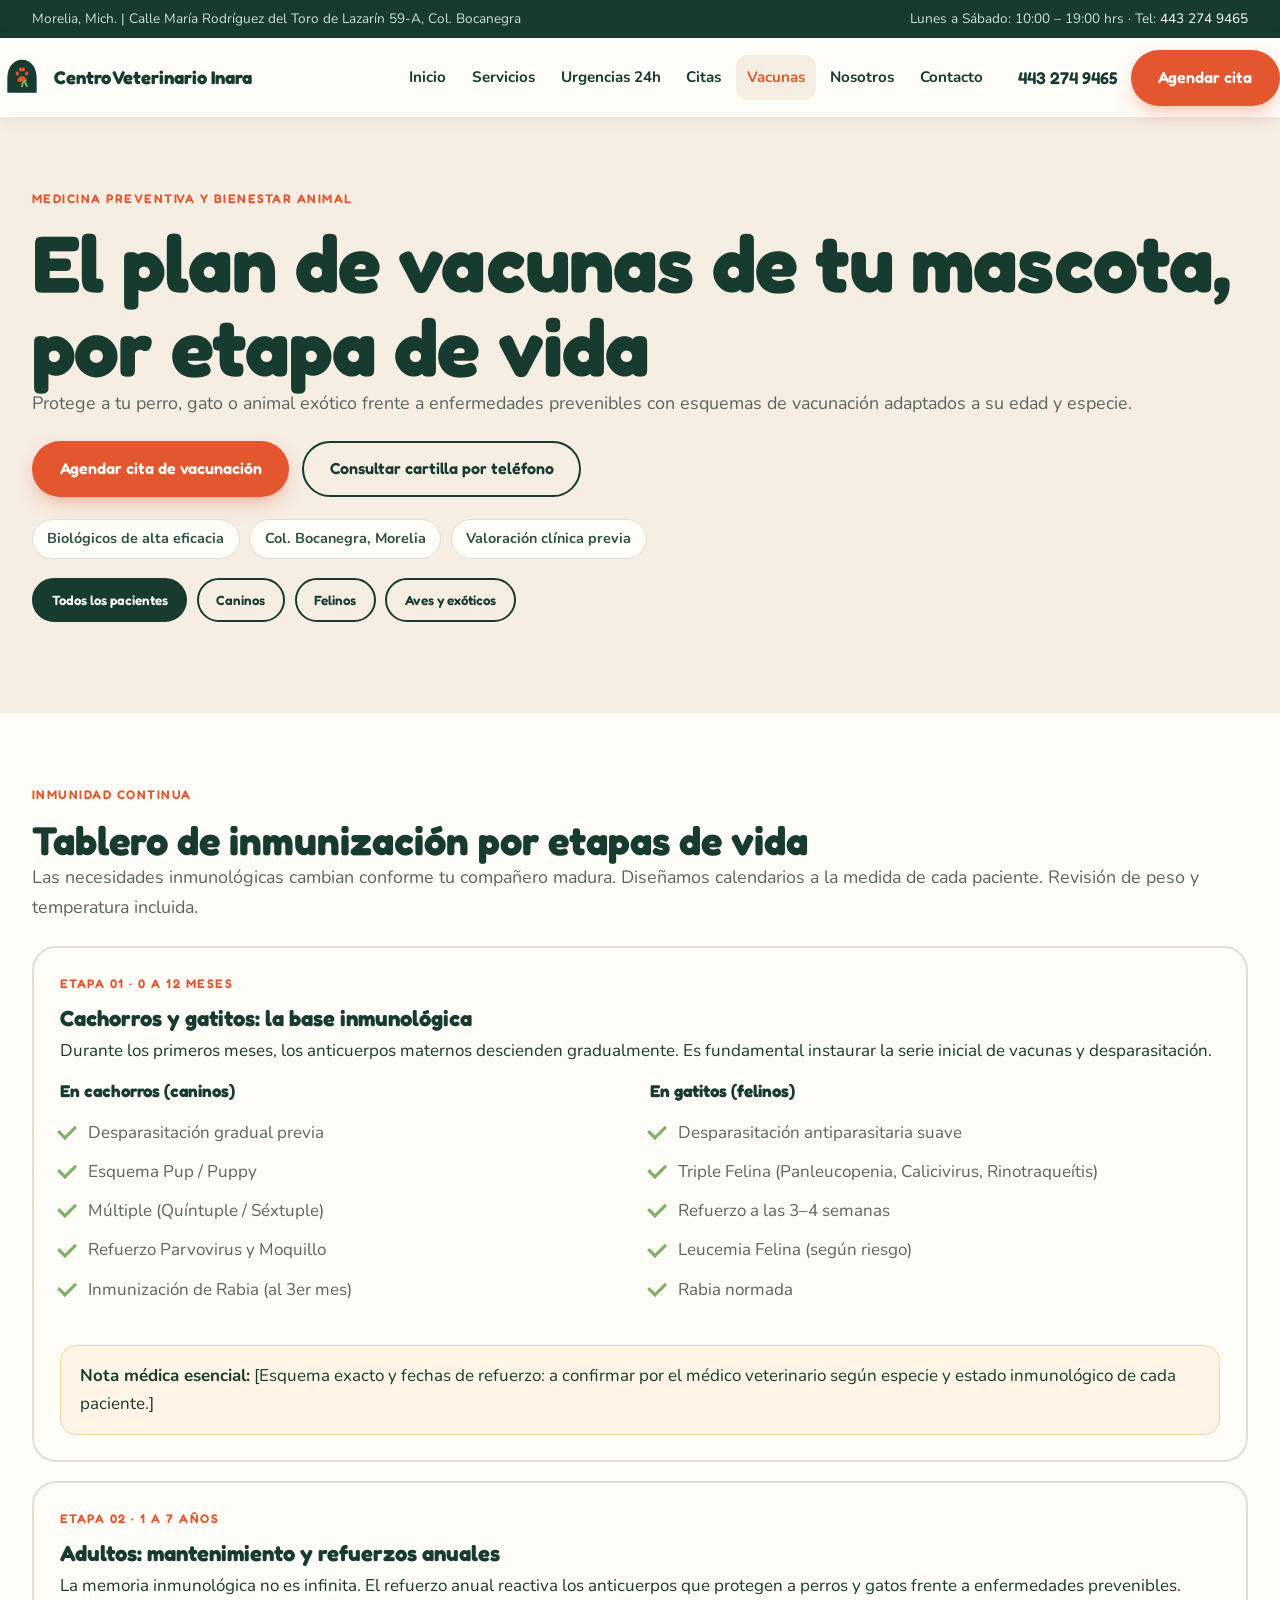
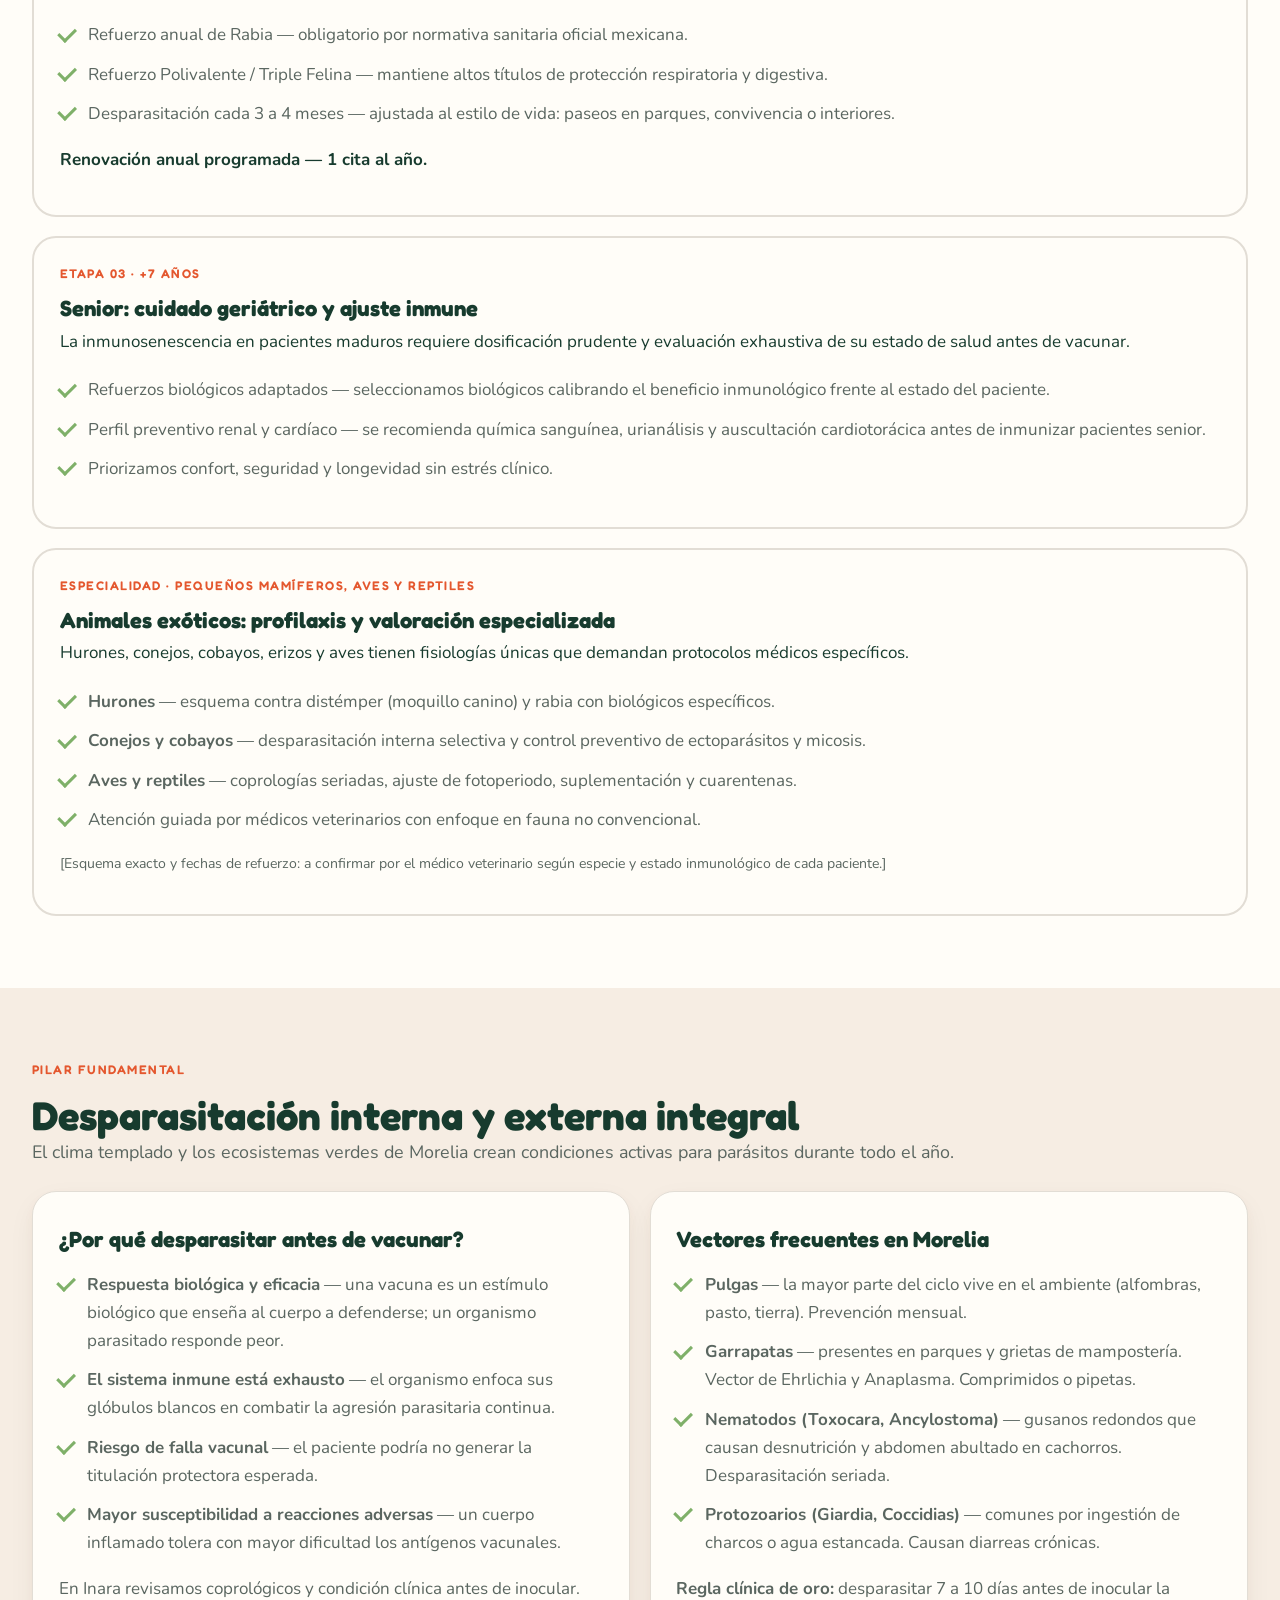
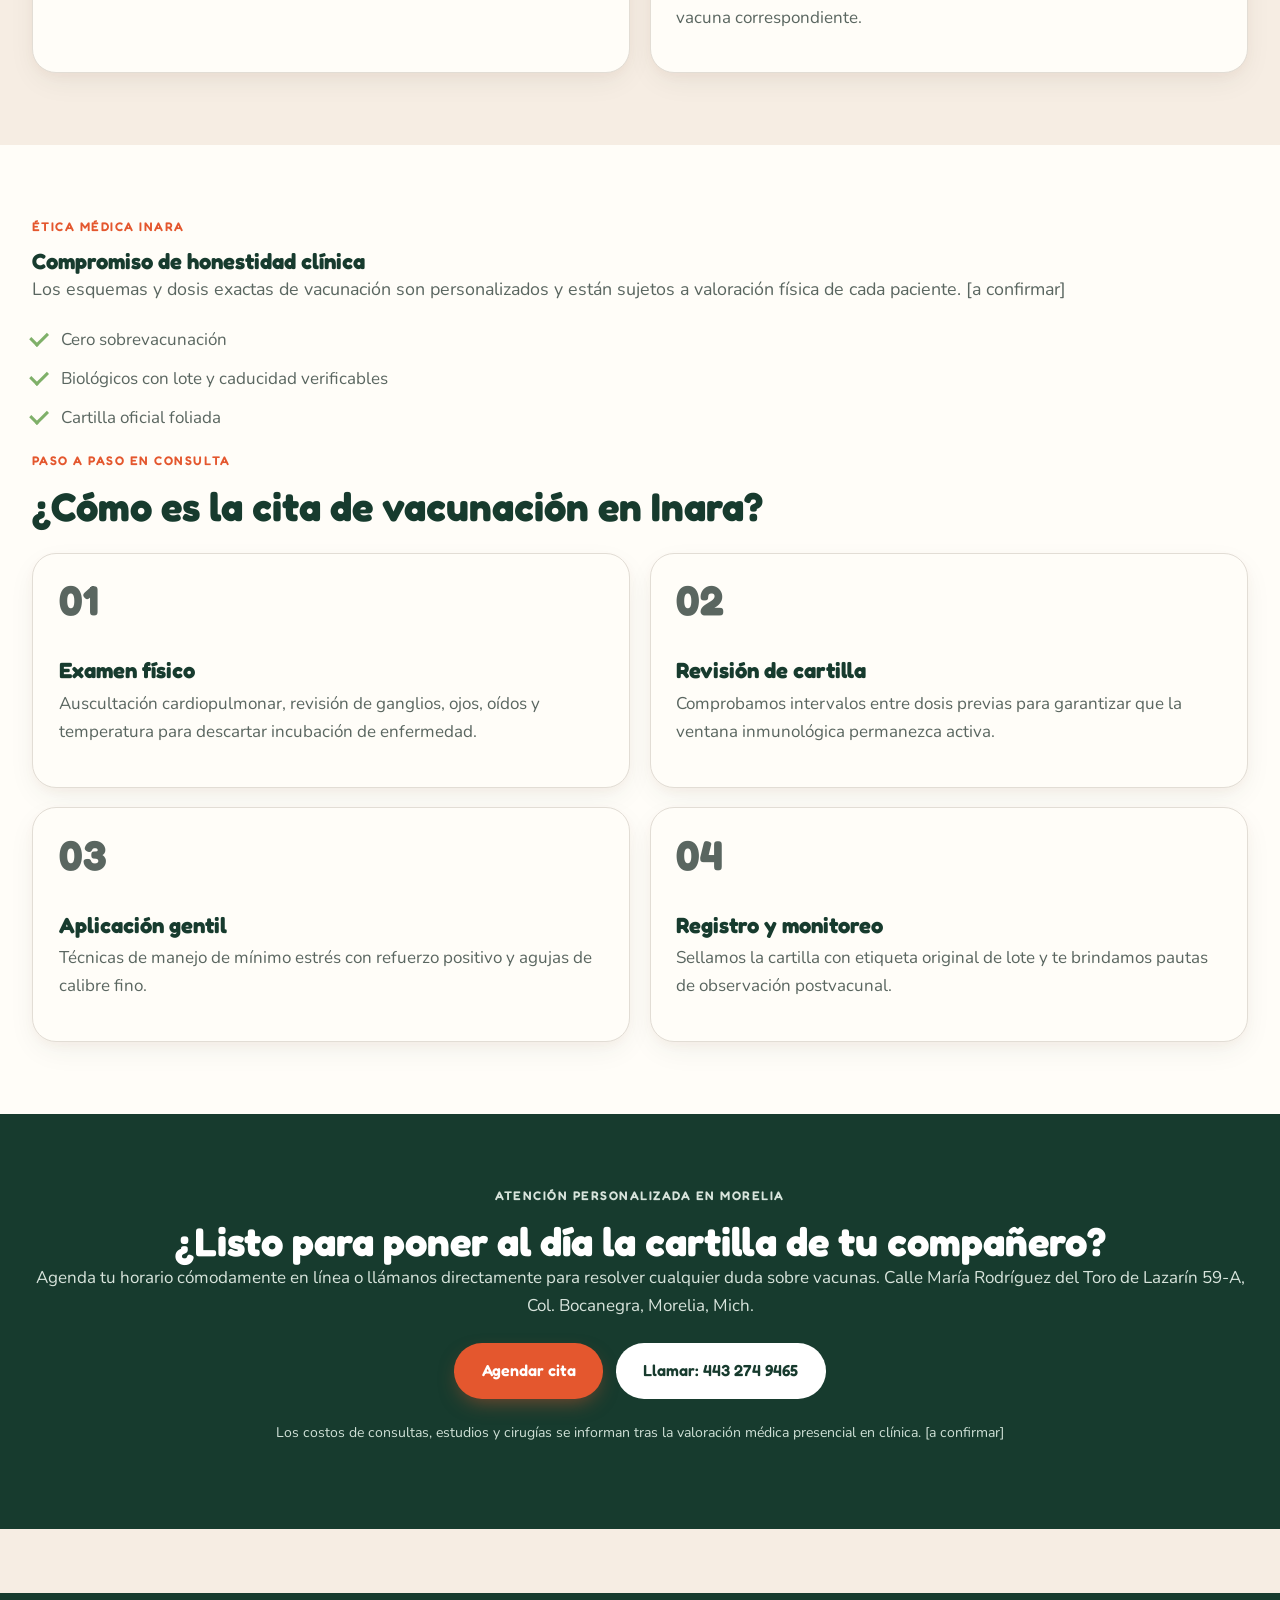
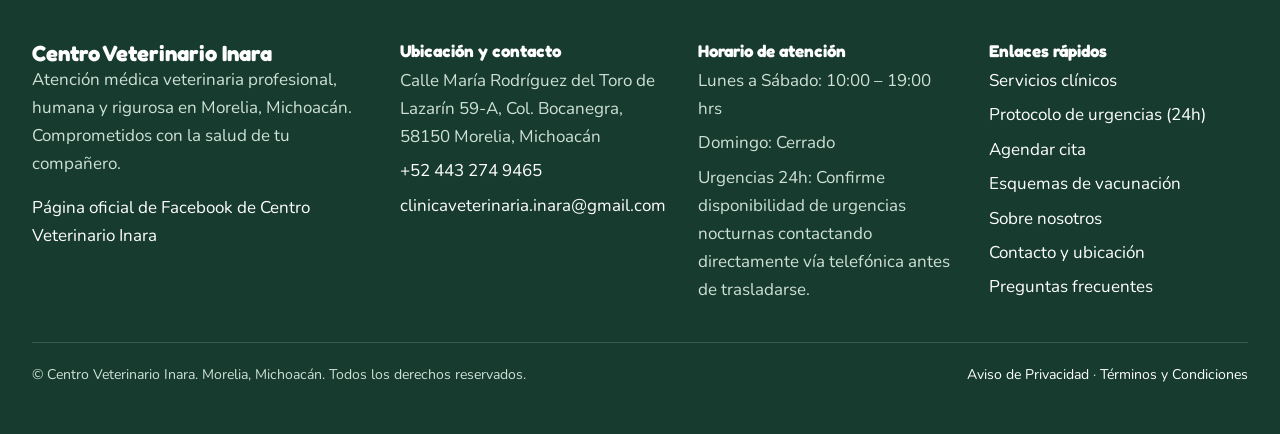
<file: vacunas.html>
<!DOCTYPE html>
<html lang="es-MX">
<head>
<meta charset="utf-8">
<meta name="viewport" content="width=device-width, initial-scale=1">
<title>Plan de vacunación | Centro Veterinario Inara</title>
<meta name="description" content="Plan de vacunas de tu mascota por etapa de vida: cachorro, adulto y senior. Desparasitación interna y externa en Morelia.">
<link rel="preconnect" href="https://fonts.googleapis.com">
<link rel="preconnect" href="https://fonts.gstatic.com" crossorigin>
<link href="https://fonts.googleapis.com/css2?family=Fredoka:wght@500;600;700&family=Nunito:wght@400;600;700&display=swap" rel="stylesheet">
<link rel="stylesheet" href="assets/css/style.css">

</head>
<body>
<a href="#contenido" style="position:absolute;left:-9999px">Saltar al contenido</a>
<div class="topbar"><div class="container"><span>Morelia, Mich. | Calle María Rodríguez del Toro de Lazarín 59-A, Col. Bocanegra</span><span>Lunes a Sábado: 10:00 – 19:00 hrs · Tel: <a href="tel:+524432749465">443 274 9465</a></span></div></div>
<header class="site-header"><div class="container header-in">
<a class="logo" href="index.html"><svg width="44" height="44" viewBox="0 0 48 48" aria-hidden="true"><path d="M24 4C14 4 8 13 8 24v16h32V24C40 13 34 4 24 4z" fill="#173B2E"/><path d="M24 22c-2.4 0-5 2.2-5 4.2 0 1.4 1 2.2 2.4 2.2.9 0 1.7-.5 2.6-.5s1.7.5 2.6.5c1.4 0 2.4-.8 2.4-2.2 0-2-2.6-4.2-5-4.2zM18.5 17c-1 .3-1.5 1.6-1.2 2.7.2 1.1 1.3 1.8 2.2 1.5.9-.3 1.4-1.4 1.2-2.5-.3-1.1-1.2-1.9-2.2-1.7zm11 0c-.9-.2-1.9.6-2.2 1.7-.2 1.1.3 2.2 1.2 2.5.9.3 1.9-.4 2.2-1.5.3-1.1-.2-2.4-1.2-2.7zM21.8 12.5c-1 .4-1.5 1.7-1 2.9.4 1.1 1.5 1.7 2.4 1.4.9-.4 1.4-1.6 1-2.7-.4-1.1-1.4-1.9-2.4-1.6zm4.4 0c-1-.3-2 .5-2.4 1.6-.4 1.1.1 2.3 1 2.7.9.3 2-.3 2.4-1.4.5-1.2 0-2.5-1-2.9z" fill="#E4572E"/><path d="M24 33c0-3 1.5-5 3.5-6-.3 2.5.5 4.5 2 6" stroke="#7FB069" stroke-width="2" fill="none" stroke-linecap="round"/></svg><span>Centro Veterinario Inara</span></a>
<button class="nav-toggle" aria-expanded="false" aria-controls="main-nav" aria-label="Abrir menú">☰</button>
<nav class="main-nav" id="main-nav" aria-label="Navegación principal"><a href="index.html">Inicio</a><a href="servicios.html">Servicios</a><a href="urgencias-24h.html">Urgencias 24h</a><a href="citas.html">Citas</a><a href="vacunas.html" aria-current="page">Vacunas</a><a href="nosotros.html">Nosotros</a><a href="contacto.html">Contacto</a></nav>
<div class="header-cta"><a class="header-phone" href="tel:+524432749465">443 274 9465</a><a class="btn btn-terra pulse" href="citas.html">Agendar cita</a></div>
</div></header>
<main id="contenido">

<section class="section"><div class="container">
<p class="eyebrow">Medicina preventiva y bienestar animal</p>
<h1>El plan de vacunas de tu mascota, por etapa de vida</h1>
<p class="lead">Protege a tu perro, gato o animal exótico frente a enfermedades prevenibles con esquemas de vacunación adaptados a su edad y especie.</p>
<div class="hero-ctas"><a class="btn btn-terra" href="citas.html">Agendar cita de vacunación</a><a class="btn btn-outline" href="tel:+524432749465">Consultar cartilla por teléfono</a></div>
<ul class="chips"><li>Biológicos de alta eficacia</li><li>Col. Bocanegra, Morelia</li><li>Valoración clínica previa</li></ul>
<div class="filter-row" role="group" aria-label="Filtrar planes por especie">
<button type="button" class="filter-btn" data-filter="todos" aria-pressed="true">Todos los pacientes</button>
<button type="button" class="filter-btn" data-filter="canino" aria-pressed="false">Caninos</button>
<button type="button" class="filter-btn" data-filter="felino" aria-pressed="false">Felinos</button>
<button type="button" class="filter-btn" data-filter="exotico" aria-pressed="false">Aves y exóticos</button>
</div>
</div></section>
<section class="section" style="background:var(--card)"><div class="container">
<p class="eyebrow">Inmunidad continua</p><h2>Tablero de inmunización por etapas de vida</h2>
<p class="lead">Las necesidades inmunológicas cambian conforme tu compañero madura. Diseñamos calendarios a la medida de cada paciente. Revisión de peso y temperatura incluida.</p>
<div class="grid mt">
<article class="plan" data-species="canino felino"><p class="eyebrow">Etapa 01 · 0 a 12 meses</p><h3>Cachorros y gatitos: la base inmunológica</h3><p>Durante los primeros meses, los anticuerpos maternos descienden gradualmente. Es fundamental instaurar la serie inicial de vacunas y desparasitación.</p>
<div class="grid grid-2"><div><h4>En cachorros (caninos)</h4><ul class="check-list"><li>Desparasitación gradual previa</li><li>Esquema Pup / Puppy</li><li>Múltiple (Quíntuple / Séxtuple)</li><li>Refuerzo Parvovirus y Moquillo</li><li>Inmunización de Rabia (al 3er mes)</li></ul></div>
<div><h4>En gatitos (felinos)</h4><ul class="check-list"><li>Desparasitación antiparasitaria suave</li><li>Triple Felina (Panleucopenia, Calicivirus, Rinotraqueítis)</li><li>Refuerzo a las 3–4 semanas</li><li>Leucemia Felina (según riesgo)</li><li>Rabia normada</li></ul></div></div>
<div class="notice"><strong>Nota médica esencial:</strong> [Esquema exacto y fechas de refuerzo: a confirmar por el médico veterinario según especie y estado inmunológico de cada paciente.]</div></article>
<article class="plan" data-species="canino felino"><p class="eyebrow">Etapa 02 · 1 a 7 años</p><h3>Adultos: mantenimiento y refuerzos anuales</h3><p>La memoria inmunológica no es infinita. El refuerzo anual reactiva los anticuerpos que protegen a perros y gatos frente a enfermedades prevenibles.</p>
<ul class="check-list"><li>Refuerzo anual de Rabia — obligatorio por normativa sanitaria oficial mexicana.</li><li>Refuerzo Polivalente / Triple Felina — mantiene altos títulos de protección respiratoria y digestiva.</li><li>Desparasitación cada 3 a 4 meses — ajustada al estilo de vida: paseos en parques, convivencia o interiores.</li></ul>
<p><strong>Renovación anual programada — 1 cita al año.</strong></p></article>
<article class="plan" data-species="canino felino"><p class="eyebrow">Etapa 03 · +7 años</p><h3>Senior: cuidado geriátrico y ajuste inmune</h3><p>La inmunosenescencia en pacientes maduros requiere dosificación prudente y evaluación exhaustiva de su estado de salud antes de vacunar.</p>
<ul class="check-list"><li>Refuerzos biológicos adaptados — seleccionamos biológicos calibrando el beneficio inmunológico frente al estado del paciente.</li><li>Perfil preventivo renal y cardíaco — se recomienda química sanguínea, urianálisis y auscultación cardiotorácica antes de inmunizar pacientes senior.</li><li>Priorizamos confort, seguridad y longevidad sin estrés clínico.</li></ul></article>
<article class="plan" data-species="exotico"><p class="eyebrow">Especialidad · Pequeños mamíferos, aves y reptiles</p><h3>Animales exóticos: profilaxis y valoración especializada</h3><p>Hurones, conejos, cobayos, erizos y aves tienen fisiologías únicas que demandan protocolos médicos específicos.</p>
<ul class="check-list"><li><strong>Hurones</strong> — esquema contra distémper (moquillo canino) y rabia con biológicos específicos.</li><li><strong>Conejos y cobayos</strong> — desparasitación interna selectiva y control preventivo de ectoparásitos y micosis.</li><li><strong>Aves y reptiles</strong> — coprologías seriadas, ajuste de fotoperiodo, suplementación y cuarentenas.</li><li>Atención guiada por médicos veterinarios con enfoque en fauna no convencional.</li></ul>
<p class="hint">[Esquema exacto y fechas de refuerzo: a confirmar por el médico veterinario según especie y estado inmunológico de cada paciente.]</p></article>
</div></div></section>
<section class="section" id="desparasitacion"><div class="container">
<p class="eyebrow">Pilar fundamental</p><h2>Desparasitación interna y externa integral</h2>
<p class="lead">El clima templado y los ecosistemas verdes de Morelia crean condiciones activas para parásitos durante todo el año.</p>
<div class="grid grid-2 mt">
<article class="card"><h3>¿Por qué desparasitar antes de vacunar?</h3><ul class="check-list"><li><strong>Respuesta biológica y eficacia</strong> — una vacuna es un estímulo biológico que enseña al cuerpo a defenderse; un organismo parasitado responde peor.</li><li><strong>El sistema inmune está exhausto</strong> — el organismo enfoca sus glóbulos blancos en combatir la agresión parasitaria continua.</li><li><strong>Riesgo de falla vacunal</strong> — el paciente podría no generar la titulación protectora esperada.</li><li><strong>Mayor susceptibilidad a reacciones adversas</strong> — un cuerpo inflamado tolera con mayor dificultad los antígenos vacunales.</li></ul><p>En Inara revisamos coprológicos y condición clínica antes de inocular.</p></article>
<article class="card"><h3>Vectores frecuentes en Morelia</h3><ul class="check-list"><li><strong>Pulgas</strong> — la mayor parte del ciclo vive en el ambiente (alfombras, pasto, tierra). Prevención mensual.</li><li><strong>Garrapatas</strong> — presentes en parques y grietas de mampostería. Vector de Ehrlichia y Anaplasma. Comprimidos o pipetas.</li><li><strong>Nematodos (Toxocara, Ancylostoma)</strong> — gusanos redondos que causan desnutrición y abdomen abultado en cachorros. Desparasitación seriada.</li><li><strong>Protozoarios (Giardia, Coccidias)</strong> — comunes por ingestión de charcos o agua estancada. Causan diarreas crónicas.</li></ul><p><strong>Regla clínica de oro:</strong> desparasitar 7 a 10 días antes de inocular la vacuna correspondiente.</p></article>
</div></div></section>
<section class="section" style="background:var(--card)"><div class="container">
<p class="eyebrow">Ética médica Inara</p><h3>Compromiso de honestidad clínica</h3>
<p class="lead">Los esquemas y dosis exactas de vacunación son personalizados y están sujetos a valoración física de cada paciente. [a confirmar]</p>
<ul class="check-list"><li>Cero sobrevacunación</li><li>Biológicos con lote y caducidad verificables</li><li>Cartilla oficial foliada</li></ul>
<p class="eyebrow">Paso a paso en consulta</p><h2>¿Cómo es la cita de vacunación en Inara?</h2>
<div class="grid grid-2 mt">
<article class="card"><p class="step-num">01</p><h3>Examen físico</h3><p>Auscultación cardiopulmonar, revisión de ganglios, ojos, oídos y temperatura para descartar incubación de enfermedad.</p></article>
<article class="card"><p class="step-num">02</p><h3>Revisión de cartilla</h3><p>Comprobamos intervalos entre dosis previas para garantizar que la ventana inmunológica permanezca activa.</p></article>
<article class="card"><p class="step-num">03</p><h3>Aplicación gentil</h3><p>Técnicas de manejo de mínimo estrés con refuerzo positivo y agujas de calibre fino.</p></article>
<article class="card"><p class="step-num">04</p><h3>Registro y monitoreo</h3><p>Sellamos la cartilla con etiqueta original de lote y te brindamos pautas de observación postvacunal.</p></article>
</div></div></section>
<section class="section dark"><div class="container center"><p class="eyebrow">Atención personalizada en Morelia</p><h2>¿Listo para poner al día la cartilla de tu compañero?</h2><p>Agenda tu horario cómodamente en línea o llámanos directamente para resolver cualquier duda sobre vacunas. Calle María Rodríguez del Toro de Lazarín 59-A, Col. Bocanegra, Morelia, Mich.</p><div class="hero-ctas" style="justify-content:center"><a class="btn btn-terra" href="citas.html">Agendar cita</a><a class="btn btn-white" href="tel:+524432749465">Llamar: 443 274 9465</a></div><p class="hint" style="color:#CFE0D6">Los costos de consultas, estudios y cirugías se informan tras la valoración médica presencial en clínica. [a confirmar]</p></div></section>

</main>
<footer class="site-footer"><div class="container">
<div class="footer-grid">
<div><h3>Centro Veterinario Inara</h3><p>Atención médica veterinaria profesional, humana y rigurosa en Morelia, Michoacán. Comprometidos con la salud de tu compañero.</p><p><a href="https://www.facebook.com/inaraveterinaria/" target="_blank" rel="noopener">Página oficial de Facebook de Centro Veterinario Inara</a></p></div>
<div><h4>Ubicación y contacto</h4><ul><li>Calle María Rodríguez del Toro de Lazarín 59-A, Col. Bocanegra, 58150 Morelia, Michoacán</li><li><a href="tel:+524432749465">+52 443 274 9465</a></li><li><a href="mailto:clinicaveterinaria.inara@gmail.com">clinicaveterinaria.inara@gmail.com</a></li></ul></div>
<div><h4>Horario de atención</h4><ul><li>Lunes a Sábado: 10:00 – 19:00 hrs</li><li>Domingo: Cerrado</li><li>Urgencias 24h: Confirme disponibilidad de urgencias nocturnas contactando directamente vía telefónica antes de trasladarse.</li></ul></div>
<div><h4>Enlaces rápidos</h4><ul><li><a href="servicios.html">Servicios clínicos</a></li><li><a href="urgencias-24h.html">Protocolo de urgencias (24h)</a></li><li><a href="citas.html">Agendar cita</a></li><li><a href="vacunas.html">Esquemas de vacunación</a></li><li><a href="nosotros.html">Sobre nosotros</a></li><li><a href="contacto.html">Contacto y ubicación</a></li><li><a href="preguntas.html">Preguntas frecuentes</a></li></ul></div>
</div>
<div class="subfooter"><span>© Centro Veterinario Inara. Morelia, Michoacán. Todos los derechos reservados.</span><span><a href="privacidad.html">Aviso de Privacidad</a> · <a href="terminos.html">Términos y Condiciones</a></span></div>
</div></footer>
<div class="sticky-bar" role="navigation" aria-label="Acciones rápidas"><a href="tel:+524432749465">Llamar</a><a href="citas.html">Agendar</a></div>
<script src="assets/js/main.js"></script>
</body>
</html>
</file>
<file: assets/css/style.css>
:root{
  --pine:#173B2E; --pine-2:#2C5243; --pine-3:#426657;
  --terra:#E4572E; --terra-dark:#C7431F;
  --sand:#F6EDE3; --leaf:#7FB069; --card:#FFFDF8;
  --ink:#173B2E; --muted:#5A6660; --line:#E2DDD5;
  --shadow:0 10px 30px -5px rgba(23,59,46,.08),0 4px 12px -2px rgba(228,87,46,.05);
  --shadow-lg:0 20px 40px -10px rgba(23,59,46,.14);
  --r-lg:24px; --r-md:16px; --r-sm:12px;
  --ease:cubic-bezier(.34,1.56,.64,1);
  --font-d:'Fredoka',sans-serif; --font-b:'Nunito',sans-serif;
}
*{box-sizing:border-box;margin:0;padding:0}
html{scroll-behavior:smooth}
body{font-family:var(--font-b);font-size:17px;line-height:1.65;color:var(--ink);background:var(--sand);overflow-x:hidden}
img{max-width:100%;height:auto;display:block}
a{color:var(--terra);text-decoration:none}
a:hover{text-decoration:underline}
h1,h2,h3,h4{font-family:var(--font-d);line-height:1.15;color:var(--pine);font-weight:700}
h1{font-size:clamp(2.25rem,8vw,5rem);line-height:1.05;letter-spacing:-.01em}
h2{font-size:clamp(1.75rem,3.5vw,2.5rem)}
h3{font-size:1.375rem}
p{margin-bottom:.9em}
.container{max-width:1280px;margin:0 auto;padding:0 1rem}
@media(min-width:768px){.container{padding:0 2rem}}
.eyebrow{font-family:var(--font-d);font-weight:600;text-transform:uppercase;letter-spacing:.12em;font-size:.78rem;color:var(--terra)}
.section{padding:4.5rem 0}
.section.dark{background:var(--pine);color:#fff}
.section.dark h2,.section.dark h3{color:#fff}
.section.dark p{color:#D8E4DC}
.btn{display:inline-flex;align-items:center;justify-content:center;gap:.5rem;min-height:48px;padding:.8rem 1.6rem;border-radius:9999px;font-family:var(--font-d);font-weight:600;font-size:1rem;border:2px solid transparent;cursor:pointer;text-decoration:none;transition:transform .25s var(--ease),box-shadow .25s var(--ease),background .2s}
.btn:hover{text-decoration:none;transform:translateY(-2px)}
.btn:active{transform:translateY(0) scale(.98)}
.btn-terra{background:var(--terra);color:#fff;box-shadow:0 8px 20px -6px rgba(228,87,46,.5)}
.btn-terra:hover{background:var(--terra-dark)}
.btn-pine{background:var(--pine);color:#fff}
.btn-pine:hover{background:var(--pine-2)}
.btn-outline{border-color:var(--pine);color:var(--pine);background:transparent}
.btn-outline:hover{background:var(--pine);color:#fff}
.btn-white{background:#fff;color:var(--pine)}
.btn:focus-visible,a:focus-visible,button:focus-visible,input:focus-visible,select:focus-visible,textarea:focus-visible{outline:3px solid var(--leaf);outline-offset:2px}
::selection{background:var(--terra);color:#fff}
/* utility bar + header */
.topbar{background:var(--pine);color:#CFE0D6;font-size:.85rem;padding:.5rem 0}
.topbar .container{display:flex;flex-wrap:wrap;gap:.3rem 1.2rem;justify-content:space-between;align-items:center}
.topbar a{color:#fff}
.site-header{background:var(--card);position:sticky;top:0;z-index:50;box-shadow:0 2px 16px rgba(23,59,46,.08)}
.header-in{display:flex;align-items:center;gap:1rem;padding:.7rem 0}
.logo{display:flex;align-items:center;gap:.6rem;color:var(--pine);font-family:var(--font-d);font-weight:700;font-size:1.15rem;line-height:1.1}
.logo:hover{text-decoration:none}
.logo svg{flex:none}
.main-nav{display:flex;gap:.2rem;margin-left:auto;align-items:center}
.main-nav a{color:var(--pine);font-weight:700;font-size:.95rem;padding:.6rem .7rem;border-radius:var(--r-sm);white-space:nowrap}
.main-nav a:hover{background:var(--sand);text-decoration:none}
.main-nav a[aria-current="page"]{background:var(--sand);color:var(--terra)}
.header-cta{display:flex;align-items:center;gap:.8rem;margin-left:.5rem}
.header-phone{font-family:var(--font-d);font-weight:600;color:var(--pine);white-space:nowrap}
.nav-toggle{display:none;background:none;border:2px solid var(--pine);border-radius:var(--r-sm);min-width:44px;min-height:44px;font-size:1.3rem;color:var(--pine);cursor:pointer;margin-left:auto}
@media(max-width:1020px){
  .main-nav{display:none;position:absolute;top:100%;left:0;right:0;background:var(--card);flex-direction:column;align-items:stretch;padding:.8rem 1rem 1.2rem;box-shadow:var(--shadow-lg)}
  .main-nav.open{display:flex}
  .main-nav a{padding:.8rem .6rem;font-size:1.05rem}
  .nav-toggle{display:block}
  .header-phone{display:none}
}
@media(max-width:560px){.header-cta .btn{padding:.7rem .9rem;font-size:.9rem;white-space:nowrap}.logo{font-size:.95rem;gap:.4rem}.logo svg{width:36px;height:36px}.header-in{gap:.5rem}}
/* hero */
.hero{padding:3.5rem 0 4rem}
.hero-grid{display:grid;gap:2.5rem;align-items:center}
@media(min-width:900px){.hero-grid{grid-template-columns:1.05fr .95fr}}
.hero h1{margin:.7rem 0 1rem}
.hero .sub{font-size:1.15rem;color:var(--muted);max-width:34rem}
.hero-ctas{display:flex;flex-wrap:wrap;gap:.8rem;margin:1.4rem 0}
.chips{display:flex;flex-wrap:wrap;gap:.6rem;list-style:none;margin-top:1.2rem}
.chips li{background:var(--card);border:1px solid var(--line);border-radius:9999px;padding:.45rem .9rem;font-size:.9rem;font-weight:700;color:var(--pine-2)}
.arch{border-radius:9999px 9999px 24px 24px;overflow:hidden;position:relative;box-shadow:var(--shadow-lg)}
.arch img{width:100%;height:100%;object-fit:cover;aspect-ratio:4/4.6}
.float-card{position:absolute;left:1rem;right:1rem;bottom:1rem;background:var(--card);border-radius:var(--r-md);padding:1rem 1.1rem;box-shadow:var(--shadow-lg)}
.float-card strong{font-family:var(--font-d);color:var(--pine)}
.float-card p{margin:0;font-size:.92rem;color:var(--muted)}
.ai-note{font-size:.8rem;color:var(--muted);margin-top:.6rem}
/* cards & grids */
.grid{display:grid;gap:1.2rem}
.grid-2{grid-template-columns:1fr}
.grid-3{grid-template-columns:1fr}
@media(min-width:640px){.grid-2{grid-template-columns:repeat(2,1fr)}}
@media(min-width:900px){.grid-3{grid-template-columns:repeat(3,1fr)}}
@media(min-width:900px){.grid-2{grid-template-columns:repeat(2,1fr)}}
.card{background:var(--card);border:1px solid var(--line);border-radius:var(--r-lg);padding:1.6rem;box-shadow:var(--shadow)}
.card h3{margin:.6rem 0 .4rem}
.card p{color:var(--muted)}
.icon-dot{width:52px;height:52px;border-radius:50%;background:var(--sand);display:flex;align-items:center;justify-content:center;flex:none}
.icon-dot svg{width:26px;height:26px;stroke:var(--terra);fill:none;stroke-width:2;stroke-linecap:round;stroke-linejoin:round}
.tag{display:inline-block;font-family:var(--font-d);font-weight:600;font-size:.75rem;letter-spacing:.1em;text-transform:uppercase;color:var(--terra)}
.num{font-family:var(--font-d);font-weight:700;font-size:2rem;color:var(--terra);line-height:1}
.step-num{font-family:var(--font-d);font-weight:700;font-size:2.6rem;color:var(--terra);line-height:1}
.paw-divider{display:flex;justify-content:center;gap:.9rem;padding:1.2rem 0;color:var(--terra);opacity:.55}
.paw-divider svg{width:26px;height:26px;fill:currentColor}
.paw-divider svg:nth-child(2){transform:translateY(-8px) rotate(-12deg)}
.paw-divider svg:nth-child(3){transform:rotate(10deg)}
/* urgency band */
.urgency-band{background:var(--terra);color:#fff;border-radius:var(--r-lg);padding:2.2rem;box-shadow:var(--shadow-lg)}
.urgency-band h2{color:#fff}
.urgency-band p{color:#FFE9E0}
.alarm-list{list-style:none;display:grid;gap:.7rem;margin-top:1.2rem}
@media(min-width:700px){.alarm-list{grid-template-columns:1fr 1fr}}
.alarm-list li{background:rgba(255,255,255,.12);border:1px solid rgba(255,255,255,.25);border-radius:var(--r-md);padding:.9rem 1rem}
.alarm-list strong{display:block;font-family:var(--font-d)}
/* forms */
label{display:block;font-weight:700;margin:.9rem 0 .35rem;color:var(--pine)}
input,select,textarea{width:100%;min-height:48px;border:2px solid var(--line);border-radius:var(--r-md);padding:.7rem .9rem;font:inherit;font-size:1rem;background:#fff;color:var(--ink)}
input:focus,select:focus,textarea:focus{border-color:var(--leaf);outline:3px solid rgba(127,176,105,.35)}
textarea{min-height:120px;resize:vertical}
.field-error{color:#B3261E;font-size:.9rem;font-weight:700;margin-top:.3rem;display:none}
.field-error.show{display:block}
input.invalid,select.invalid,textarea.invalid{border-color:#B3261E}
.hint{font-size:.88rem;color:var(--muted)}
.req{color:var(--terra)}
/* booker */
.booker{background:var(--card);border:1px solid var(--line);border-radius:var(--r-lg);box-shadow:var(--shadow-lg);padding:1.6rem}
@media(min-width:768px){.booker{padding:2.2rem}}
.progress{font-family:var(--font-d);font-weight:600;letter-spacing:.1em;font-size:.8rem;color:var(--terra);text-transform:uppercase}
.progress-bar{height:8px;background:var(--sand);border-radius:9999px;margin:.6rem 0 1.4rem;overflow:hidden}
.progress-bar span{display:block;height:100%;background:var(--terra);border-radius:9999px;transition:width .4s var(--ease)}
.opt-grid{display:grid;gap:.8rem;margin-top:.8rem}
@media(min-width:640px){.opt-grid{grid-template-columns:repeat(3,1fr)}}
.opt-grid.two{grid-template-columns:repeat(2,1fr)}
@media(min-width:640px){.opt-grid.two{grid-template-columns:repeat(2,1fr)}}
.opt{border:2px solid var(--line);background:#fff;border-radius:var(--r-md);padding:1rem;cursor:pointer;text-align:left;font:inherit;min-height:56px;transition:border-color .2s,background .2s,transform .2s var(--ease)}
.opt:hover{border-color:var(--leaf);transform:translateY(-2px)}
.opt[aria-pressed="true"]{border-color:var(--terra);background:#FFF1EC}
.opt strong{display:block;font-family:var(--font-d);color:var(--pine)}
.opt small{color:var(--muted)}
.opt .ico{display:block;margin-bottom:.4rem}
.opt .ico svg{width:28px;height:28px;stroke:var(--terra);fill:none;stroke-width:2;stroke-linecap:round;stroke-linejoin:round}
.step-panel{display:none}
.step-panel.active{display:block;animation:enter .6s var(--ease)}
@keyframes enter{from{opacity:0;transform:translateY(16px)}to{opacity:1;transform:translateY(0)}}
@keyframes pulse{0%,100%{box-shadow:0 0 0 0 rgba(228,87,46,.35)}50%{box-shadow:0 0 0 10px rgba(228,87,46,0)}}
.pulse{animation:pulse 5s ease-in-out infinite}
.booker-nav{display:flex;gap:.8rem;justify-content:space-between;margin-top:1.6rem;flex-wrap:wrap}
.summary-card{background:var(--sand);border-radius:var(--r-lg);padding:1.5rem;margin-top:1.6rem}
.summary-card dl{display:grid;gap:.6rem;margin:1rem 0}
.summary-card .row{display:flex;justify-content:space-between;gap:1rem;border-bottom:1px dashed var(--line);padding-bottom:.55rem}
.summary-card dt{font-weight:700;color:var(--pine)}
.summary-card dd{color:var(--muted);text-align:right}
.notice{background:#FFF4E5;border:1px solid #F0D9A8;border-radius:var(--r-md);padding:1rem 1.2rem;margin-top:1.4rem}
.notice strong{color:var(--pine)}
/* FAQ */
.faq-item{background:var(--card);border:1px solid var(--line);border-radius:var(--r-md);margin-bottom:.8rem;overflow:hidden}
.faq-q{width:100%;background:none;border:0;font:inherit;font-family:var(--font-d);font-weight:600;font-size:1.05rem;color:var(--pine);text-align:left;padding:1.1rem 1.2rem;cursor:pointer;display:flex;justify-content:space-between;gap:1rem;min-height:48px;align-items:center}
.faq-a{padding:0 1.2rem 1.2rem;color:var(--muted);display:none}
.faq-item.open .faq-a{display:block}
.faq-item.open .faq-q .chev{transform:rotate(180deg)}
.chev{flex:none;transition:transform .25s var(--ease)}
/* filter chips */
.filter-row{display:flex;flex-wrap:wrap;gap:.6rem;margin:1.2rem 0}
.filter-btn{border:2px solid var(--pine);background:transparent;color:var(--pine);border-radius:9999px;padding:.55rem 1.1rem;font-family:var(--font-d);font-weight:600;cursor:pointer;min-height:44px}
.filter-btn[aria-pressed="true"]{background:var(--pine);color:#fff}
/* tables / plans */
.plan{border:2px solid var(--line);border-radius:var(--r-lg);padding:1.6rem;background:var(--card)}
.plan h3{margin-bottom:.4rem}
.check-list{list-style:none;margin:.8rem 0}
.check-list li{padding:.35rem 0 .35rem 1.8rem;position:relative;color:var(--muted)}
.check-list li::before{content:"";position:absolute;left:0;top:.75em;width:14px;height:8px;border-left:3px solid var(--leaf);border-bottom:3px solid var(--leaf);transform:rotate(-45deg) translateY(-2px)}
/* footer */
.site-footer{background:var(--pine);color:#CFE0D6;margin-top:4rem;padding:3rem 0 7rem}
@media(min-width:768px){.site-footer{padding-bottom:3rem}}
.site-footer h3,.site-footer h4{color:#fff}
.site-footer a{color:#fff}
.footer-grid{display:grid;gap:2rem}
@media(min-width:900px){.footer-grid{grid-template-columns:1.3fr 1fr 1fr 1fr}}
.site-footer ul{list-style:none}
.site-footer li{margin:.4rem 0}
.subfooter{border-top:1px solid rgba(255,255,255,.15);margin-top:2rem;padding-top:1.2rem;font-size:.88rem;display:flex;flex-wrap:wrap;gap:.5rem 1.5rem;justify-content:space-between}
/* sticky mobile bar */
.sticky-bar{position:fixed;left:0;right:0;bottom:0;z-index:60;display:flex;background:var(--card);box-shadow:0 -4px 20px rgba(23,59,46,.15);padding:.6rem}
.sticky-bar a{flex:1;text-align:center;min-height:48px;display:flex;align-items:center;justify-content:center;border-radius:9999px;font-family:var(--font-d);font-weight:600;text-decoration:none}
.sticky-bar a:first-child{color:var(--pine);margin-right:.6rem;border:2px solid var(--pine)}
.sticky-bar a:last-child{background:var(--terra);color:#fff}
@media(min-width:768px){.sticky-bar{display:none}}
/* misc */
.map-frame{border:0;border-radius:var(--r-lg);width:100%;min-height:340px;box-shadow:var(--shadow)}
.badge{display:inline-block;background:var(--leaf);color:#fff;border-radius:9999px;padding:.3rem .8rem;font-family:var(--font-d);font-weight:600;font-size:.75rem;letter-spacing:.1em;text-transform:uppercase}
.badge-terra{background:var(--terra)}
.placeholder{color:var(--terra);font-weight:700}
.lead{font-size:1.12rem;color:var(--muted)}
.center{text-align:center}
.mt{margin-top:1.5rem}.mb{margin-bottom:1rem}
.legal h2{margin:2rem 0 .6rem}
.legal h3{margin:1.4rem 0 .4rem}
.legal ol,.legal ul{margin:0 0 1rem 1.3rem;color:var(--muted)}
.toc{list-style:none;margin:1rem 0}
.toc li{margin:.4rem 0}
@media(prefers-reduced-motion:reduce){
  *,*::before,*::after{animation-duration:.01ms!important;animation-iteration-count:1!important;transition-duration:.01ms!important;scroll-behavior:auto!important}
}
</file>
